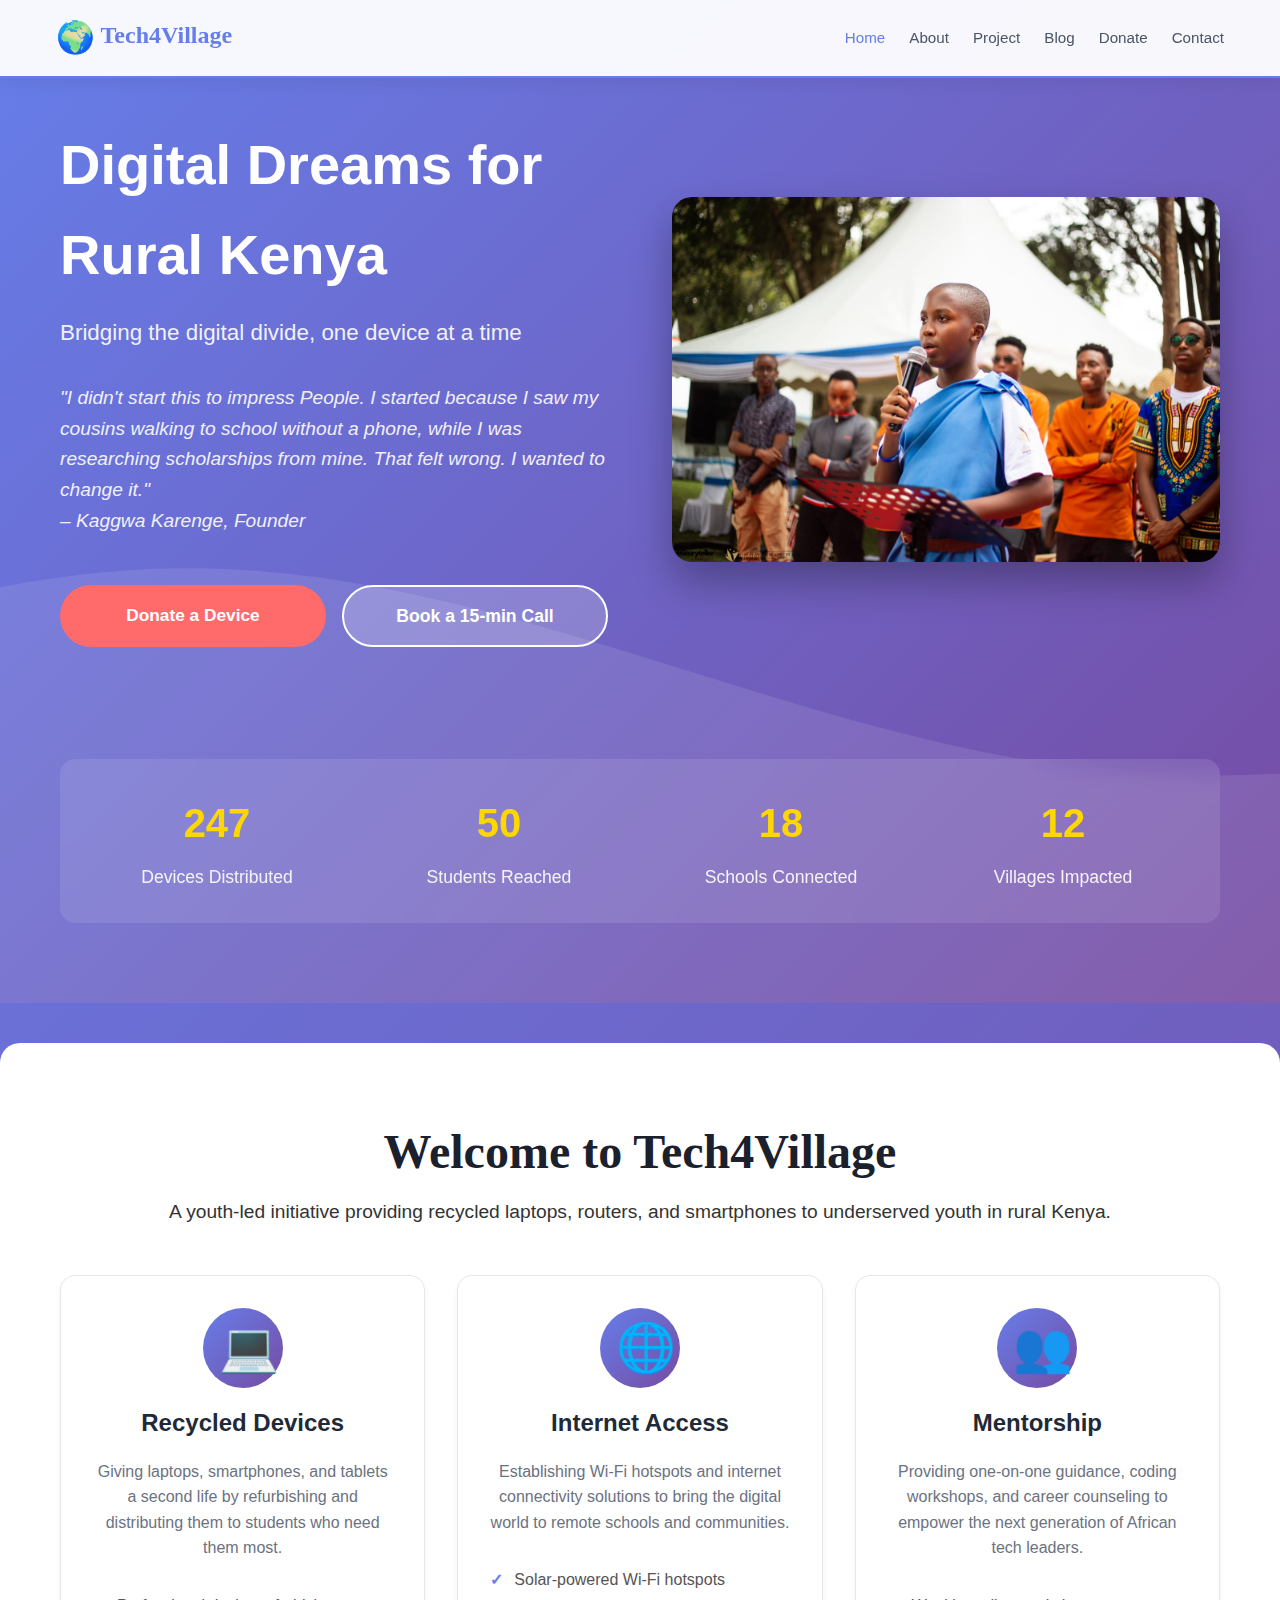
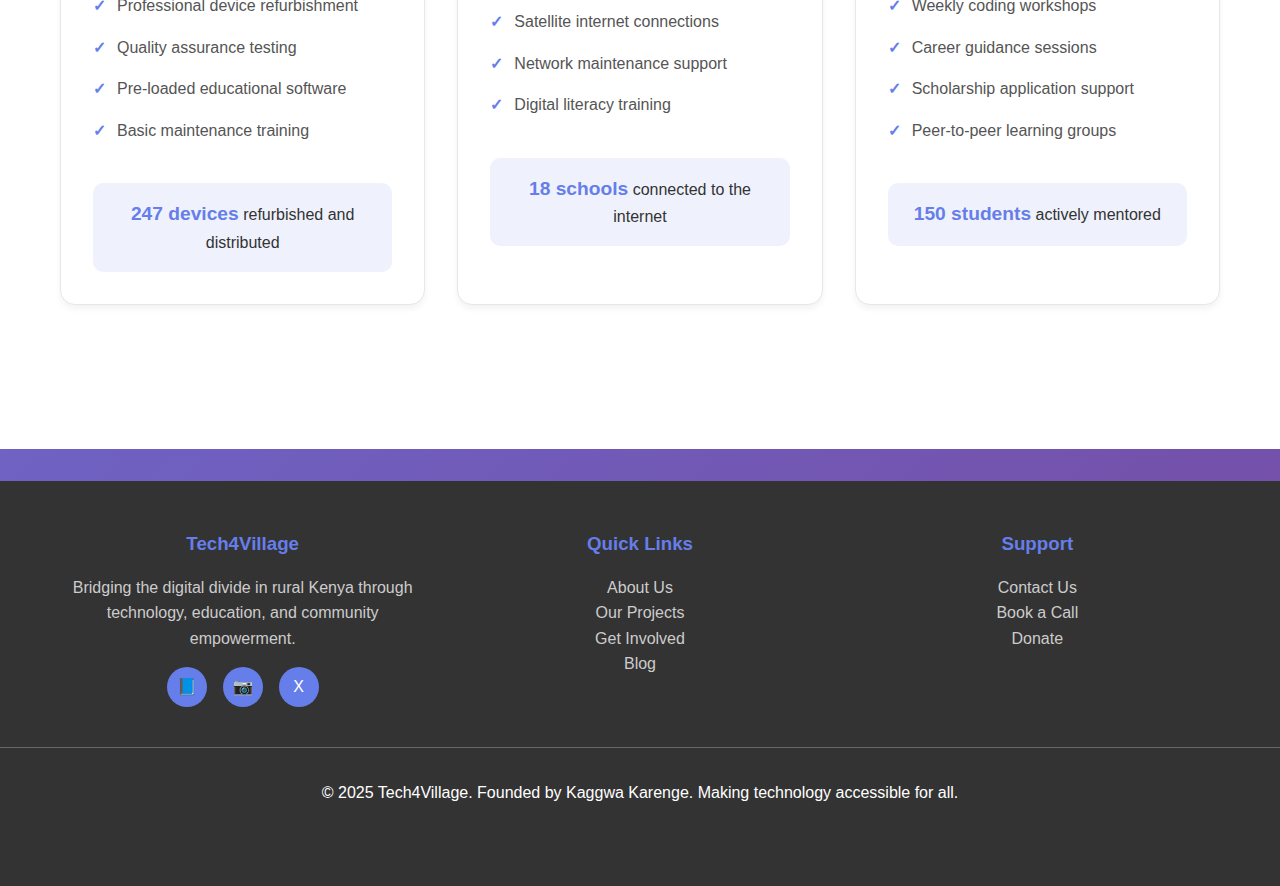
<file: index.html>
<!DOCTYPE html>
<html lang="en">
<head>
  <meta charset="UTF-8">
  <meta name="viewport" content="width=device-width,initial-scale=1.0">
  <link rel="stylesheet" href="css/styles.css">
  <script src="js/script.js" defer></script>
  <title>Tech4Village – Home</title>
  <link rel="icon" type="image/png" href="favicon.png">
</head>
<body>
  <!-- Navigation -->
  <nav>
    <div class="container nav-container">
      <a href="index.html" class="logo"><span style="font-size:1.3em;vertical-align:middle;">🌍</span> Tech4Village</a>
      <ul class="nav-links" id="navLinks">
        <li><a href="index.html" class="active">Home</a></li>
        <li><a href="about.html">About</a></li>
        <li><a href="project.html">Project</a></li>
        <li><a href="blog.html">Blog</a></li>
        <li><a href="donate.html">Donate</a></li>
        <li><a href="contact.html">Contact</a></li>
      </ul>
      <div class="mobile-menu" id="mobileMenuBtn">☰</div>
    </div>
  </nav>

  <!-- Hero Section -->
  <section class="hero">
    <div class="container">
      <div class="hero-container">
        <div class="hero-content">
          <h1>Digital Dreams for Rural Kenya</h1>
          <p class="hero-subtitle">Bridging the digital divide, one device at a time</p>
          <blockquote class="hero-quote">
            "I didn't start this to impress People. I started because I saw my cousins walking to school without a phone, while I was researching scholarships from mine. That felt wrong. I wanted to change it."  
            <br>– Kaggwa Karenge, Founder
          </blockquote>
          <div class="cta-buttons">
            <a href="involved.html" class="btn btn-primary">Donate a Device</a>
            <a href="javascript:void(0)" id="bookCallBtn" class="btn btn-secondary">Book a 15‑min Call</a>
          </div>
        </div>
        <div class="hero-image">
          <img src="images/hero.jpeg" alt="Kaggwa addressing peers in rural Kenya">
        </div>
        <div class="impact-counter">
          <div class="counter-grid">
            <div class="counter-item">
              <h3 id="devices-counter">247</h3>
              <p>Devices Distributed</p>
            </div>
            <div class="counter-item">
              <h3 id="students-counter">50</h3>
              <p>Students Reached</p>
            </div>
            <div class="counter-item">
              <h3 id="schools-counter">18</h3>
              <p>Schools Connected</p>
            </div>
            <div class="counter-item">
              <h3 id="villages-counter">12</h3>
              <p>Villages Impacted</p>
            </div>
          </div>
        </div>
      </div>
    </div>
  </section>

  <!-- Main Content -->
  <div class="main-content">
    <div class="container">
      <section class="section">
        <h2>Welcome to Tech4Village</h2>
        <div class="section-content">
          <p style="text-align:center;font-size:1.2rem;margin-bottom:2rem;">
            A youth‑led initiative providing recycled laptops, routers, and smartphones to underserved youth in rural Kenya.
          </p>
          <div class="project-grid">
            <div class="project-card">
              <div class="project-icon">💻</div>
              <h3>Recycled Devices</h3>
              <p>Giving laptops, smartphones, and tablets a second life by refurbishing and distributing them to students who need them most.</p>
              <ul class="project-features">
                <li>Professional device refurbishment</li>
                <li>Quality assurance testing</li>
                <li>Pre‑loaded educational software</li>
                <li>Basic maintenance training</li>
              </ul>
              <div class="project-stats">
                <strong>247 devices</strong> refurbished and distributed
              </div>
            </div>
            <div class="project-card">
              <div class="project-icon">🌐</div>
              <h3>Internet Access</h3>
              <p>Establishing Wi‑Fi hotspots and internet connectivity solutions to bring the digital world to remote schools and communities.</p>
              <ul class="project-features">
                <li>Solar‑powered Wi‑Fi hotspots</li>
                <li>Satellite internet connections</li>
                <li>Network maintenance support</li>
                <li>Digital literacy training</li>
              </ul>
              <div class="project-stats">
                <strong>18 schools</strong> connected to the internet
              </div>
            </div>
            <div class="project-card">
              <div class="project-icon">👥</div>
              <h3>Mentorship</h3>
              <p>Providing one‑on‑one guidance, coding workshops, and career counseling to empower the next generation of African tech leaders.</p>
              <ul class="project-features">
                <li>Weekly coding workshops</li>
                <li>Career guidance sessions</li>
                <li>Scholarship application support</li>
                <li>Peer‑to‑peer learning groups</li>
              </ul>
              <div class="project-stats">
                <strong>150 students</strong> actively mentored
              </div>
            </div>
          </div>
        </div>
      </section>
    </div>
  </div>

  <!-- Footer -->
  <footer>
    <div class="container footer-content">
      <div class="footer-section">
        <h3>Tech4Village</h3>
        <p>Bridging the digital divide in rural Kenya through technology, education, and community empowerment.</p>
        <div class="social-links">
          <a href="#" title="Facebook">📘</a>
          <a href="#" title="Instagram">📷</a>
          <a href="#" title="X">X</a>
        </div>
      </div>
      <div class="footer-section">
        <h3>Quick Links</h3>
        <p><a href="about.html">About Us</a></p>
        <p><a href="project.html">Our Projects</a></p>
        <p><a href="involved.html">Get Involved</a></p>
        <p><a href="blog.html">Blog</a></p>
      </div>
      <div class="footer-section">
        <h3>Support</h3>
        <p><a href="contact.html">Contact Us</a></p>
        <p><a href="javascript:void(0)" onclick="bookCall()">Book a Call</a></p>
        <p><a href="javascript:void(0)" onclick="showDonationOptions()">Donate</a></p>
      </div>
    </div>
    <div style="border-top:1px solid #666;padding:2rem 0;text-align:center;">
      <p>&copy; 2025 Tech4Village. Founded by Kaggwa Karenge. Making technology accessible for all.</p>
    </div>
  </footer>
</body>
</html>
</file>
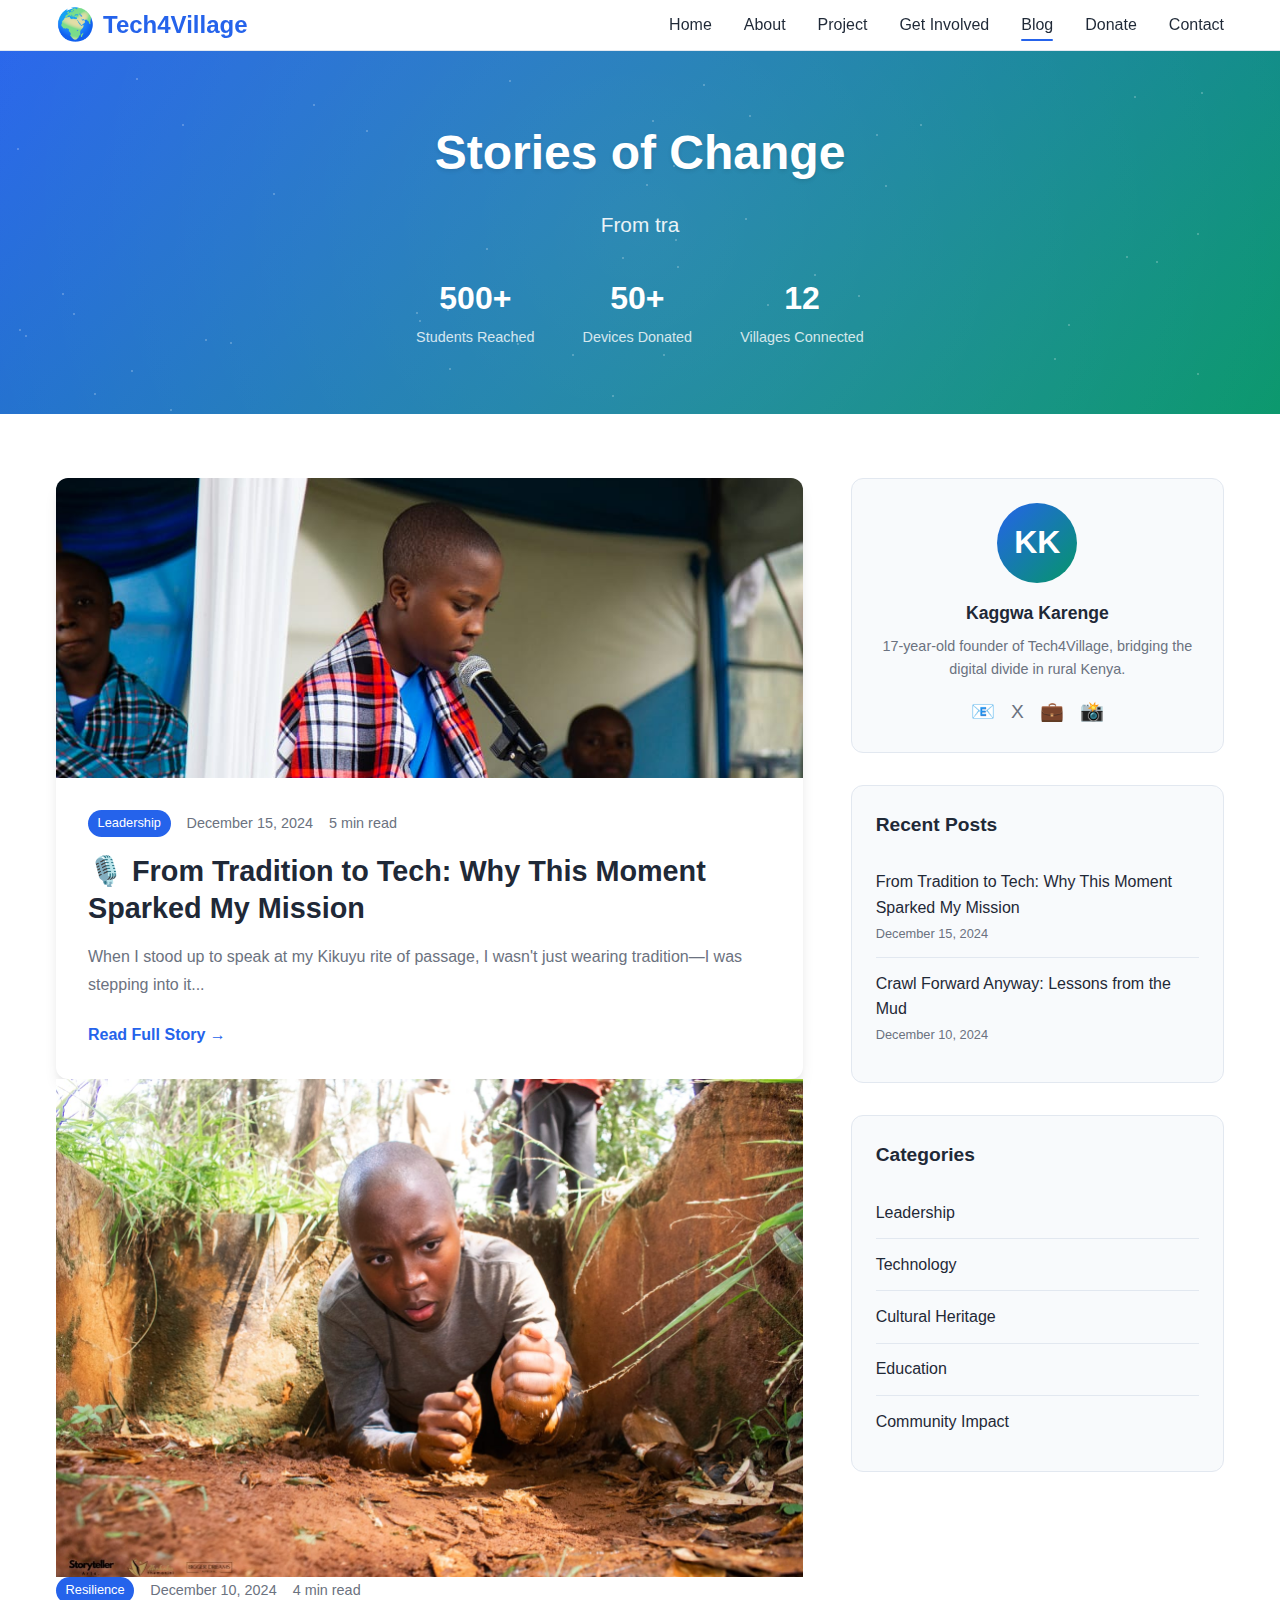
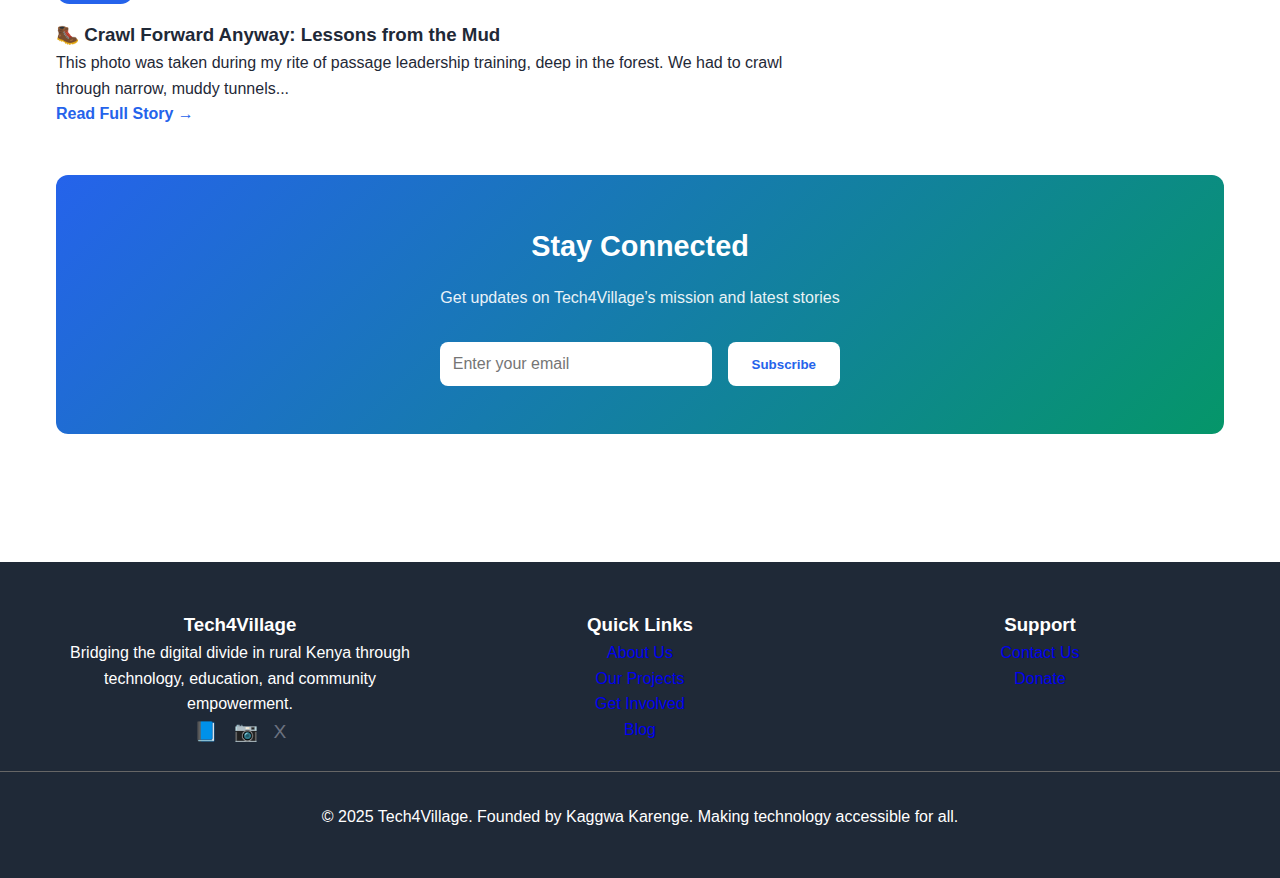
<file: blog.html>
<!DOCTYPE html>
<html lang="en">
<head>
  <meta charset="UTF-8">
  <meta name="viewport" content="width=device-width, initial-scale=1.0">
  <title>Blog — Tech4Village</title>
  <link rel="icon" type="image/png" href="favicon.png">
  <style>
    /* ─── Reset & Base ─── */
    * { margin:0; padding:0; box-sizing:border-box; }
    :root {
      --primary-color: #2563eb;
      --primary-hover: #1d4ed8;
      --accent-color: #059669;
      --text-primary: #1f2937;
      --text-secondary: #6b7280;
      --background: #ffffff;
      --surface: #f8fafc;
      --border: #e2e8f0;
      --shadow: 0 4px 6px -1px rgba(0,0,0,0.1),0 2px 4px -1px rgba(0,0,0,0.06);
      --shadow-lg: 0 10px 15px -3px rgba(0,0,0,0.1),0 4px 6px -2px rgba(0,0,0,0.05);
      --border-radius: 12px;
      --transition: all .3s cubic-bezier(.4,0,.2,1);
    }
    body {
      font-family: -apple-system,BlinkMacSystemFont,'Segoe UI',Roboto,sans-serif;
      line-height:1.6;
      color:var(--text-primary);
      background:var(--background);
    }
    a { text-decoration:none; }
    img { display:block; max-width:100%; }

    /* ─── Navigation ─── */
    nav {
      position:sticky; top:0; width:100%; z-index:100;
      background:rgba(255,255,255,0.95); backdrop-filter:blur(10px);
      border-bottom:1px solid var(--border);
    }
    .nav-container {
      max-width:1200px; margin:0 auto; padding:0 1rem;
      display:flex; align-items:center; justify-content:space-between;
    }
    .logo {
      font-size:1.5rem; font-weight:700; color:var(--primary-color);
      display:flex; align-items:center; gap:.5rem;
    }
    .nav-menu {
      display:flex; list-style:none; gap:2rem;
    }
    .nav-menu.active { display:flex; flex-direction:column; padding:1rem; border-top:1px solid var(--border); background:var(--background); }
    .nav-menu a {
      color:var(--text-primary); font-weight:500;
      position:relative; transition:var(--transition);
    }
    .nav-menu a:hover { color:var(--primary-color); }
    .nav-menu a.active::after {
      content:''; position:absolute; bottom:-.5rem; left:0; right:0;
      height:2px; background:var(--primary-color); border-radius:1px;
    }
    .mobile-menu-toggle {
      display:none; background:none; border:none;
      font-size:1.5rem; cursor:pointer; color:var(--text-primary);
    }

    /* ─── Hero ─── */
    .hero {
      background:linear-gradient(135deg,var(--primary-color),var(--accent-color));
      color:white; padding:4rem 0; text-align:center; position:relative; overflow:hidden;
    }
    .hero::before {
      content:''; position:absolute; top:-50%; left:-50%; width:200%; height:200%;
      background:radial-gradient(circle,rgba(255,255,255,0.1) 0%,transparent 70%);
      animation:pulse 6s ease-in-out infinite;
    }
    @keyframes pulse {
      0%,100%{transform:scale(1) rotate(0deg);opacity:.3}
      50%{transform:scale(1.1) rotate(180deg);opacity:.1}
    }
    .hero-content {
      max-width:800px; margin:0 auto; padding:0 1rem; position:relative; z-index:1;
    }
    .hero h1 { font-size:3rem; font-weight:700; margin-bottom:1rem; text-shadow:0 2px 4px rgba(0,0,0,0.1); }
    .hero p { font-size:1.3rem; opacity:.9; margin-bottom:2rem; }
    .hero-stats { display:flex; justify-content:center; gap:3rem; margin-top:2rem; }
    .stat { text-align:center; }
    .stat-number { font-size:2rem; font-weight:700; display:block; }
    .stat-label { font-size:.9rem; opacity:.8; }

    /* ─── Main Content ─── */
    .main-content {
      max-width:1200px; margin:0 auto; padding:4rem 1rem;
    }
    .blog-grid {
      display:grid; grid-template-columns:2fr 1fr; gap:3rem;
      margin-bottom:3rem;
    }

    /* Featured Post */
    .featured-post {
      background:var(--background); border-radius:var(--border-radius);
      overflow:hidden; box-shadow:var(--shadow-lg);
      transition:var(--transition);
    }
    .featured-post:hover {
      transform:translateY(-5px);
      box-shadow:0 20px 25px -5px rgba(0,0,0,0.1),0 10px 10px -5px rgba(0,0,0,0.04);
    }
    .featured-image {
      width:100%; height:300px; object-fit:cover;
      transition:var(--transition);
    }
    .featured-post:hover .featured-image {
      transform:scale(1.05);
    }
    .featured-content { padding:2rem; }
    .post-meta {
      display:flex; align-items:center; gap:1rem;
      margin-bottom:1rem; font-size:.9rem; color:var(--text-secondary);
    }
    .post-tag {
      background:var(--primary-color); color:white;
      padding:.2rem .6rem; border-radius:20px;
      font-size:.8rem; font-weight:500;
    }
    .post-title {
      font-size:1.8rem; font-weight:700; margin-bottom:1rem;
      color:var(--text-primary); line-height:1.3;
    }
    .post-excerpt {
      color:var(--text-secondary); margin-bottom:1.5rem; line-height:1.7;
    }
    .read-more {
      color:var(--primary-color); font-weight:600;
      display:inline-flex; align-items:center; gap:.5rem;
      transition:var(--transition);
    }
    .read-more:hover {
      color:var(--primary-hover); gap:.8rem;
    }

    /* Sidebar */
    .sidebar { display:flex; flex-direction:column; gap:2rem; }
    .sidebar-section {
      background:var(--surface);
      border-radius:var(--border-radius);
      padding:1.5rem;
      border:1px solid var(--border);
    }
    .sidebar-section h3 { margin-bottom:1rem; color:var(--text-primary); font-size:1.2rem; }
    .recent-posts, .recent-posts li, .recent-posts a { list-style:none; }
    .recent-posts li {
      padding:.8rem 0; border-bottom:1px solid var(--border);
    }
    .recent-posts li:last-child { border-bottom:none; }
    .recent-posts a {
      color:var(--text-primary); font-weight:500; transition:var(--transition);
    }
    .recent-posts a:hover { color:var(--primary-color); }
    .post-date {
      font-size:.8rem; color:var(--text-secondary);
      margin-top:.2rem;
    }
    .author-card { text-align:center; }
    .author-avatar {
      width:80px; height:80px; border-radius:50%;
      margin:0 auto 1rem;
      background:linear-gradient(135deg,var(--primary-color),var(--accent-color));
      display:flex; align-items:center; justify-content:center;
      font-size:2rem; color:white; font-weight:700;
    }
    .author-name { font-size:1.1rem; font-weight:600; margin-bottom:.5rem; }
    .author-bio { color:var(--text-secondary); font-size:.9rem; margin-bottom:1rem; }
    .social-links { display:flex; justify-content:center; gap:1rem; }
    .social-links a {
      color:var(--text-secondary); font-size:1.2rem;
      transition:var(--transition);
    }
    .social-links a:hover { color:var(--primary-color); }

    /* Newsletter */
    .newsletter {
      background:linear-gradient(135deg,var(--primary-color),var(--accent-color));
      color:white; padding:3rem 2rem; border-radius:var(--border-radius);
      text-align:center; margin-top:3rem;
    }
    .newsletter h3 { font-size:1.8rem; margin-bottom:1rem; }
    .newsletter p { opacity:.9; margin-bottom:2rem; }
    .newsletter-form {
      display:flex; gap:1rem; max-width:400px; margin:0 auto;
    }
    .newsletter-input {
      flex:1; padding:.8rem; border:none; border-radius:8px;
      font-size:1rem;
    }
    .newsletter-btn {
      padding:.8rem 1.5rem; background:white; color:var(--primary-color);
      border:none; border-radius:8px; font-weight:600; cursor:pointer;
      transition:var(--transition);
    }
    .newsletter-btn:hover { background:var(--surface); }

    /* Footer */
    footer {
      background:var(--text-primary); color:white;
      padding:3rem 0 1rem; text-align:center; margin-top:4rem;
    }
    .footer-content {
      max-width:1200px; margin:0 auto; padding:0 1rem;
    }

    /* Full Post Modal */
    .modal {
      display:none; position:fixed; top:0; left:0; width:100%; height:100%;
      background:rgba(0,0,0,0.8); z-index:1000; overflow-y:auto;
    }
    .modal-content {
      background:white; margin:2rem auto; padding:2rem;
      max-width:800px; border-radius:12px; position:relative;
    }

    /* ─── Responsive ─── */
    @media (max-width: 768px) {
      .mobile-menu-toggle { display:block; }
      .nav-menu { display:none; }
      .hero-content h1 { font-size:2rem; }
      .hero p { font-size:1.1rem; }
      .hero-stats { flex-direction:column; gap:1rem; }
      .blog-grid { display:block; }
      .newsletter-form { flex-direction:column; }
      .newsletter-input, .newsletter-btn { width:100%; }
    }
    @media (max-width: 480px) {
      .main-content { padding:2rem .5rem; }
      .hero { padding:2rem 0; }
      .newsletter { padding:2rem 1rem; }
    }
  </style>
</head>
<body>

  <!-- Navigation -->
  <nav>
    <div class="nav-container">
      <a href="index.html" class="logo"><span style="font-size:1.3em;vertical-align:middle;">🌍</span> Tech4Village</a>
      <ul class="nav-menu" id="navMenu">
        <li><a href="index.html">Home</a></li>
        <li><a href="about.html">About</a></li>
        <li><a href="project.html">Project</a></li>
        <li><a href="involved.html">Get Involved</a></li>
        <li><a href="blog.html" class="active">Blog</a></li>
        <li><a href="donate.html">Donate</a></li>
        <li><a href="contact.html">Contact</a></li>
      </ul>
      <button class="mobile-menu-toggle" id="mobileMenuToggle">☰</button>
    </div>
  </nav>

  <!-- Hero -->
  <div class="hero">
    <div class="hero-content">
      <h1>Stories of Change</h1>
      <p>From tradition to technology, discover the journey of bridging the digital divide in rural communities</p>
      <div class="hero-stats">
        <div class="stat">
          <span class="stat-number">500+</span>
          <span class="stat-label">Students Reached</span>
        </div>
        <div class="stat">
          <span class="stat-number">50+</span>
          <span class="stat-label">Devices Donated</span>
        </div>
        <div class="stat">
          <span class="stat-number">12</span>
          <span class="stat-label">Villages Connected</span>
        </div>
      </div>
    </div>
  </div>

  <!-- Main Content -->
  <div class="main-content">
    <div class="blog-grid">
      <main>
        <!-- Featured Post -->
        <article class="featured-post">
          <img src="images/young-leader-speaking.jpeg" alt="Young leader speaking" class="featured-image">
          <div class="featured-content">
            <div class="post-meta">
              <span class="post-tag">Leadership</span>
              <span>December 15, 2024</span>
              <span>5 min read</span>
            </div>
            <h2 class="post-title">🎙️ From Tradition to Tech: Why This Moment Sparked My Mission</h2>
            <p class="post-excerpt">
              When I stood up to speak at my Kikuyu rite of passage, I wasn't just wearing tradition—I was stepping into it...
            </p>
            <a href="#" class="read-more" onclick="openFullPost('tradition-to-tech')">Read Full Story →</a>
          </div>
        </article>

        <!-- Secondary Post -->
        <article class="blog-post">
          <img src="images/crawling-through-the-mud.jpeg" alt="Crawling through mud" class="blog-post-image">
          <div class="blog-post-content">
            <div class="post-meta">
              <span class="post-tag">Resilience</span>
              <span>December 10, 2024</span>
              <span>4 min read</span>
            </div>
            <h3 class="blog-post-title">🥾 Crawl Forward Anyway: Lessons from the Mud</h3>
            <p class="blog-post-excerpt">
              This photo was taken during my rite of passage leadership training, deep in the forest. We had to crawl through narrow, muddy tunnels...
            </p>
            <a href="#" class="read-more" onclick="openFullPost('crawl-forward')">Read Full Story →</a>
          </div>
        </article>
      </main>

      <!-- Sidebar -->
      <aside class="sidebar">
        <div class="sidebar-section author-card">
          <div class="author-avatar">KK</div>
          <div class="author-name">Kaggwa Karenge</div>
          <div class="author-bio">
            17‑year‑old founder of Tech4Village, bridging the digital divide in rural Kenya.
          </div>
          <div class="social-links">
            <a href="#" title="Email">📧</a>
            <a href="#" title="Twitter">X</a>
            <a href="#" title="LinkedIn">💼</a>
            <a href="#" title="Instagram">📸</a>
          </div>
        </div>

        <div class="sidebar-section">
          <h3>Recent Posts</h3>
          <ul class="recent-posts">
            <li>
              <a href="#" onclick="openFullPost('tradition-to-tech')">
                From Tradition to Tech: Why This Moment Sparked My Mission
              </a>
              <div class="post-date">December 15, 2024</div>
            </li>
            <li>
              <a href="#" onclick="openFullPost('crawl-forward')">
                Crawl Forward Anyway: Lessons from the Mud
              </a>
              <div class="post-date">December 10, 2024</div>
            </li>
          </ul>
        </div>

        <div class="sidebar-section">
          <h3>Categories</h3>
          <ul class="recent-posts">
            <li><a href="#">Leadership</a></li>
            <li><a href="#">Technology</a></li>
            <li><a href="#">Cultural Heritage</a></li>
            <li><a href="#">Education</a></li>
            <li><a href="#">Community Impact</a></li>
          </ul>
        </div>
      </aside>
    </div>

    <!-- Newsletter -->
    <div class="newsletter">
      <h3>Stay Connected</h3>
      <p>Get updates on Tech4Village’s mission and latest stories</p>
      <form class="newsletter-form" onsubmit="subscribeNewsletter(event)">
        <input type="email" placeholder="Enter your email" class="newsletter-input" required>
        <button type="submit" class="newsletter-btn">Subscribe</button>
      </form>
    </div>
  </div>

  <!-- Footer -->
  <footer>
    <div class="footer-content">
      <div class="footer-section">
        <h3>Tech4Village</h3>
        <p>Bridging the digital divide in rural Kenya through technology, education, and community empowerment.</p>
        <div class="social-links">
          <a href="#" aria-label="Facebook">📘</a>
          <a href="#" aria-label="Instagram">📷</a>
          <a href="#" aria-label="X">X</a>
        </div>
      </div>
      <div class="footer-section">
        <h3>Quick Links</h3>
        <p><a href="about.html">About Us</a></p>
        <p><a href="project.html">Our Projects</a></p>
        <p><a href="involved.html">Get Involved</a></p>
        <p><a href="blog.html">Blog</a></p>
      </div>
      <div class="footer-section">
        <h3>Support</h3>
        <p><a href="contact.html">Contact Us</a></p>
        <p><a href="donate.html">Donate</a></p>
      </div>
    </div>
    <div style="border-top:1px solid #666;padding:2rem 0;text-align:center;">
      <p>&copy; 2025 Tech4Village. Founded by Kaggwa Karenge. Making technology accessible for all.</p>
    </div>
  </footer>
  <style>
    .footer-content {
      display: flex;
      flex-wrap: wrap;
      gap: 2rem;
    }
    .footer-section {
      flex: 1 1 200px;
      min-width: 180px;
      margin-bottom: 1.5rem;
    }
    @media (max-width: 700px) {
      .footer-content {
        display: grid;
        grid-template-columns: 1fr 1fr;
        gap: 1.2rem;
      }
      .footer-section {
        min-width: 0;
        margin-bottom: 1.2rem;
      }
      .footer-section:first-child {
        grid-column: 1 / -1;
      }
    }
  </style>

  <!-- Full Post Modal -->
  <div id="fullPostModal" class="modal" aria-hidden="true">
    <div class="modal-content">
      <button onclick="closeFullPost()" style="position:absolute; top:1rem; right:1rem; background:none; border:none; font-size:1.5rem; cursor:pointer;">&times;</button>
      <div id="fullPostContent"></div>
    </div>
  </div>

  <script>
    // ─── Mobile Menu Toggle ───
    const mobileToggle = document.getElementById('mobileMenuToggle');
    const navMenu      = document.getElementById('navMenu');
    mobileToggle.addEventListener('click', () => {
      navMenu.classList.toggle('active');
    });

    // ─── Newsletter Subscription ───
    function subscribeNewsletter(e) {
      e.preventDefault();
      const email = e.target.querySelector('.newsletter-input').value;
      alert(`Thank you for subscribing with ${email}!`);
      e.target.reset();
    }

    // ─── Full-Post Modal Data ───
    const fullPosts = {
      'tradition-to-tech': {
        content: `
          <h1>🎙️ From Tradition to Tech: Why This Moment Sparked My Mission</h1>
          <div style="margin:1rem 0; color:#6b7280; font-size:0.9rem;">
            December 15, 2024 • 5 min read • Leadership
          </div>
          <p>When I stood up to speak at my Kikuyu rite of passage, I wasn't just wearing tradition—I was stepping into it.</p>
          <p>At 14, I was chosen to lead my ríka (age group)…</p>
          <ul style="margin:1rem 0; padding-left:2rem;">
            <li>💻 No laptops.</li>
            <li>📶 No Wi‑Fi.</li>
            <li>📱 No smartphones.</li>
          </ul>
          <p>Now, at 17, I'm leading Tech4Village to collect and distribute refurbished devices…</p>
          <p><strong>And I'm just getting started.</strong></p>
          <hr style="margin:2rem 0; border:none; border-top:1px solid #e2e8f0;">
          <p><em>— Kaggwa Karenge<br>Founder – Tech4Village<br>📧 tech4village@gmail.com<br>💸 Donate: CashApp $karenge | M‑Pesa 0722961906</em></p>
        `
      },
      'crawl-forward': {
        content: `
          <h1>🥾 Crawl Forward Anyway: Lessons from the Mud</h1>
          <div style="margin:1rem 0; color:#6b7280; font-size:0.9rem;">
            December 10, 2024 • 4 min read • Resilience
          </div>
          <p>This photo was taken during my rite of passage leadership training deep in the forest. We had to crawl through narrow, muddy tunnels with no light…</p>
          <p>We started at dawn, the forest floor damp from last night’s rain. My heart pounded as I pressed my body flat…</p>
          <ul style="margin:1rem 0; padding-left:2rem;">
            <li>Resilience: persistence is your greatest tool.</li>
            <li>Trust: guiding each other through every turn.</li>
            <li>Focus: distractions vanish when you live each moment.</li>
          </ul>
          <p>That same determination fuels Tech4Village. When resources are scarce, we crawl forward anyway—finding solutions one step at a time.</p>
          <p><strong>Because progress often looks messy—but it starts with a single crawl.</strong></p>
          <hr style="margin:2rem 0; border:none; border-top:1px solid #e2e8f0;">
          <p><em>— Kaggwa Karenge<br>Founder – Tech4Village<br>📧 tech4village@gmail.com<br>💸 Donate: CashApp $karenge | M‑Pesa 0722961906</em></p>
        `
      }
    };

    // ─── Open & Close Modal ───
    function openFullPost(key) {
      const modal = document.getElementById('fullPostModal');
      document.getElementById('fullPostContent').innerHTML = fullPosts[key].content;
      modal.style.display = 'block';
      modal.setAttribute('aria-hidden', 'false');
    }
    function closeFullPost() {
      const modal = document.getElementById('fullPostModal');
      modal.style.display = 'none';
      modal.setAttribute('aria-hidden', 'true');
    }

    // ─── Counter Animation ───
    window.addEventListener('load', () => {
      document.querySelectorAll('[id$="-counter"]').forEach(el => {
        const target = +el.textContent;
        el.textContent = '0';
        let count = 0;
        const step = Math.ceil(target / 100);
        const timer = setInterval(() => {
          count += step;
          if (count >= target) {
            el.textContent = target;
            clearInterval(timer);
          } else {
            el.textContent = count;
          }
        }, 20);
      });
    });

    // ─── Smooth Scroll ───
    document.querySelectorAll('a[href^="#"]').forEach(anchor => {
      anchor.addEventListener('click', function(e) {
        e.preventDefault();
        const target = document.querySelector(this.getAttribute('href'));
        if (target) target.scrollIntoView({ behavior:'smooth' });
      });
    });

    // ─── Scroll Effect on Nav ───
    window.addEventListener('scroll', () => {
      const nav = document.querySelector('nav');
      if (window.scrollY > 50) {
        nav.style.background     = 'rgba(255,255,255,0.98)';
        nav.style.backdropFilter = 'blur(20px)';
      } else {
        nav.style.background     = 'rgba(255,255,255,0.95)';
        nav.style.backdropFilter = 'blur(10px)';
      }
    });

    // ─── IntersectionObserver Animations ───
    const observer = new IntersectionObserver((entries, obs) => {
      entries.forEach(entry => {
        if (entry.isIntersecting) {
          entry.target.style.animation = 'fadeInUp .8s ease-out forwards';
          obs.unobserve(entry.target);
        }
      });
    }, { threshold: 0.1, rootMargin: '0px 0px -50px 0px' });
    document.querySelectorAll('.featured-post, .blog-post, .sidebar-section, .newsletter').forEach(el => observer.observe(el));

    // ─── Typing Effect for Hero Quote (if needed) ───
    function typeWriter(el, txt, speed = 30) {
      let i = 0;
      el.textContent = '';
      (function type() {
        if (i < txt.length) {
          el.textContent += txt[i++];
          setTimeout(type, speed);
        }
      })();
    }
    window.addEventListener('load', () => {
      const quoteEl = document.querySelector('.hero p');
      if (quoteEl) {
        const original = quoteEl.textContent;
        setTimeout(() => typeWriter(quoteEl, original), 500);
      }
    });

    // ─── Floating Particles in Hero ───
    function createParticles() {
      const hero = document.querySelector('.hero');
      if (!hero) return;
      const style = document.createElement('style');
      style.textContent = `
        @keyframes float {
          0%,100% { transform: translateY(0); }
          50% { transform: translateY(-20px); }
        }
      `;
      document.head.appendChild(style);
      for (let i = 0; i < 50; i++) {
        const p = document.createElement('div');
        Object.assign(p.style, {
          position:'absolute', width:'2px', height:'2px',
          background:'rgba(255,255,255,0.3)', borderRadius:'50%',
          left:`${Math.random()*100}%`, top:`${Math.random()*100}%`,
          animation:`float ${3+Math.random()*4}s ease-in-out infinite`,
          animationDelay:`${Math.random()*2}s`
        });
        hero.appendChild(p);
      }
    }
    window.addEventListener('load', createParticles);
  </script>
</body>
</html>
</file>
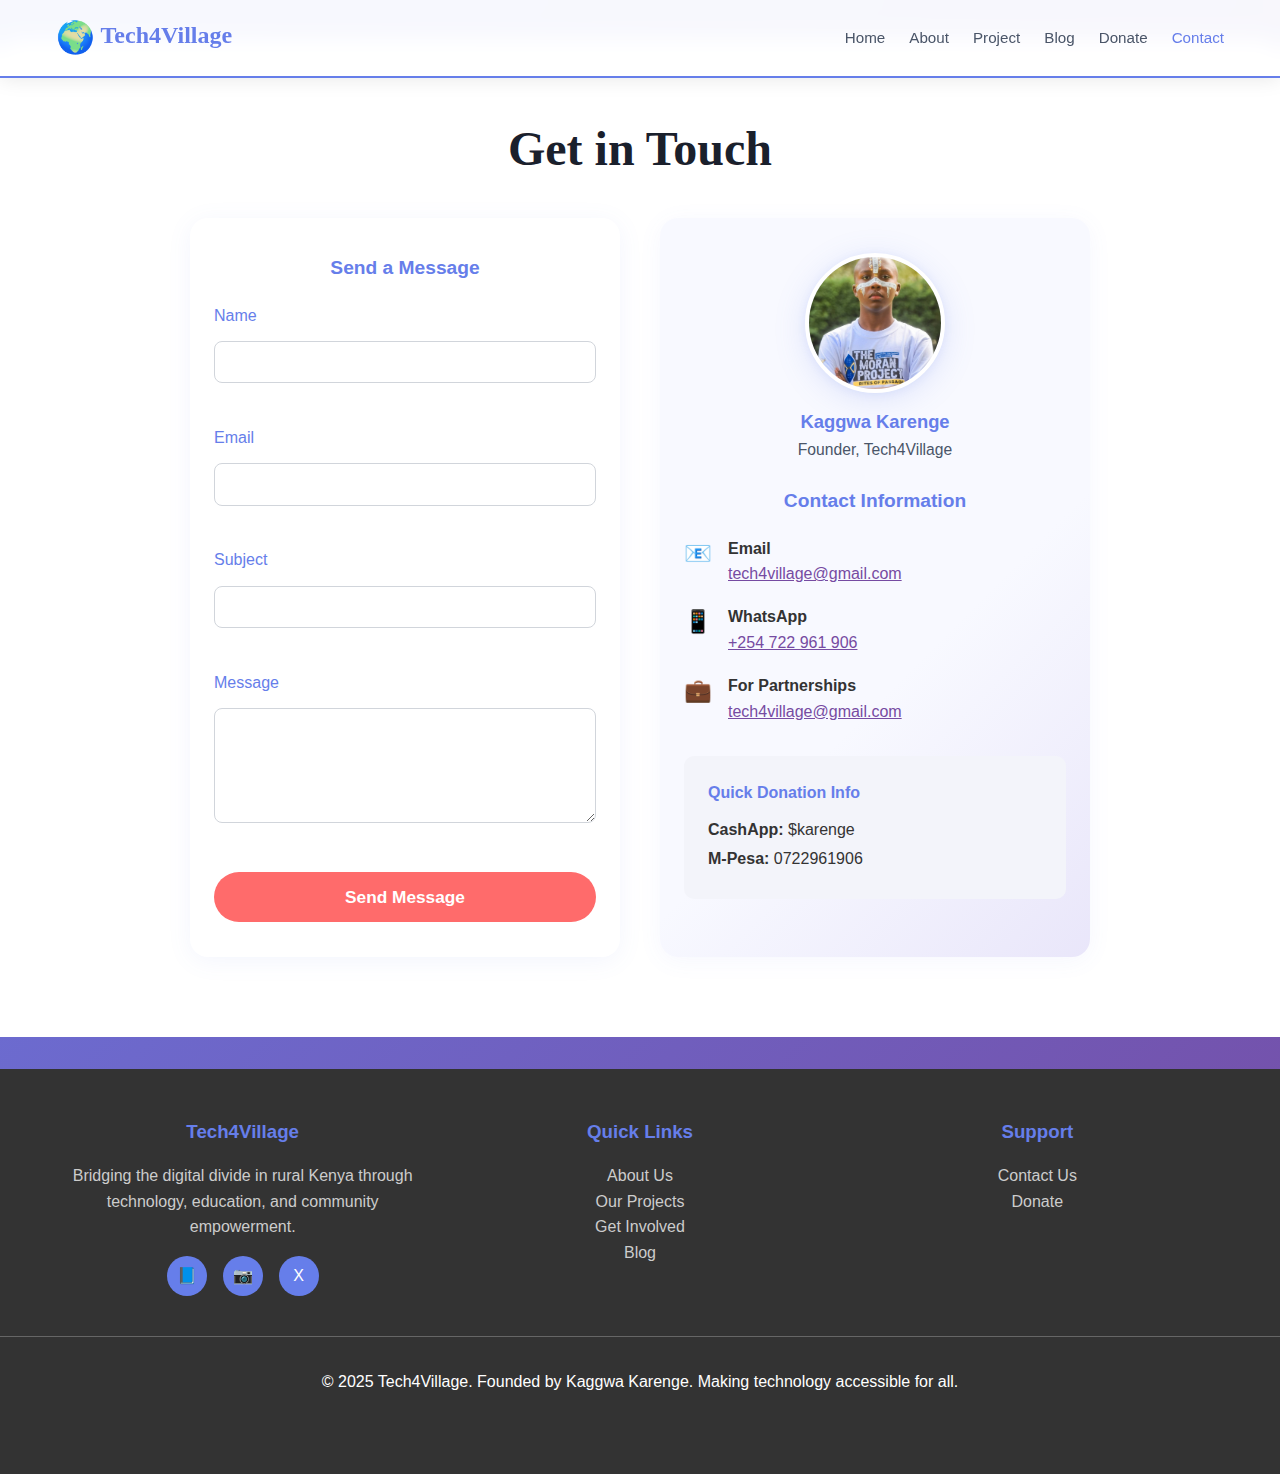
<file: contact.html>
<!DOCTYPE html>
<html lang="en">
<head>
  <meta charset="UTF-8">
  <meta name="viewport" content="width=device-width,initial-scale=1.0">
  <title>Contact — Tech4Village</title>
  <link rel="icon" type="image/png" href="favicon.png">
  <link rel="stylesheet" href="css/styles.css">
  <script src="js/script.js" defer></script>

</head>
<body>
  <!-- Navigation -->
  <nav>
    <div class="container nav-container">
      <a href="index.html" class="logo"><span style="font-size:1.3em;vertical-align:middle;">🌍</span> Tech4Village</a>
      <ul class="nav-links" id="navLinks">
        <li><a href="index.html">Home</a></li>
        <li><a href="about.html">About</a></li>
        <li><a href="project.html">Project</a></li>
        <li><a href="blog.html">Blog</a></li>
        <li><a href="donate.html">Donate</a></li>
        <li><a href="contact.html" class="active">Contact</a></li>
      </ul>
      <div class="mobile-menu" id="mobileMenuBtn">☰</div>
    </div>
  </nav>

  <div class="main-content">
    <div class="container">
      <section class="section" id="contact">
        <h2 style="text-align:center;margin-bottom:2.5rem;">Get in Touch</h2>
        <div class="section-content">
          <div class="contact-grid">
            <!-- Contact Form -->
            <div class="contact-form">
              <h3 style="color:#667eea;margin-bottom:1.2rem;">Send a Message</h3>
              <form action="https://formspree.io/f/xblkljqa" method="POST">
                <div class="form-group">
                  <label for="name" style="font-weight:500;color:#667eea;">Name</label>
                  <input type="text" id="name" name="name" required style="padding:0.7rem 1rem;border-radius:8px;border:1px solid #d1d5db;font-size:1rem;">
                </div>
                <div class="form-group">
                  <label for="email" style="font-weight:500;color:#667eea;">Email</label>
                  <input type="email" id="email" name="email" required style="padding:0.7rem 1rem;border-radius:8px;border:1px solid #d1d5db;font-size:1rem;">
                </div>
                <div class="form-group">
                  <label for="subject" style="font-weight:500;color:#667eea;">Subject</label>
                  <input type="text" id="subject" name="subject" required style="padding:0.7rem 1rem;border-radius:8px;border:1px solid #d1d5db;font-size:1rem;">
                </div>
                <div class="form-group">
                  <label for="message" style="font-weight:500;color:#667eea;">Message</label>
                  <textarea id="message" name="message" rows="5" required style="padding:0.7rem 1rem;border-radius:8px;border:1px solid #d1d5db;font-size:1rem;"></textarea>
                </div>
                <button type="submit" class="btn btn-primary" style="margin-top:0.5rem;">Send Message</button>
              </form>
            </div>
            <!-- Contact Info -->
            <div class="contact-info">
              <!-- Profile Section -->
              <div class="profile-section">
                <img src="images/kaggwa-potrait.jpeg" alt="Kaggwa Karenge portrait">
                <div class="profile-name">Kaggwa Karenge</div>
                <div class="profile-title">Founder, Tech4Village</div>
              </div>
              <h3 style="color:#667eea;margin-bottom:1.2rem;">Contact Information</h3>
              <div class="contact-item">
                <div class="contact-icon">📧</div>
                <div><strong>Email</strong><br><a href="mailto:tech4village@gmail.com" style="color:#764ba2;text-decoration:underline;">tech4village@gmail.com</a></div>
              </div>
              <div class="contact-item">
                <div class="contact-icon">📱</div>
                <div><strong>WhatsApp</strong><br><a href="https://wa.me/254722961906" style="color:#764ba2;text-decoration:underline;">+254 722 961 906</a></div>
              </div>
              <div class="contact-item">
                <div class="contact-icon">💼</div>
                <div><strong>For Partnerships</strong><br><a href="mailto:tech4village@gmail.com" style="color:#764ba2;text-decoration:underline;">tech4village@gmail.com</a></div>
              </div>
              <div class="donation-box">
                <h4 style="color:#667eea;margin-bottom:0.7rem;">Quick Donation Info</h4>
                <p style="margin:0.2rem 0;"><strong>CashApp:</strong> $karenge</p>
                <p style="margin:0.2rem 0;"><strong>M-Pesa:</strong> 0722961906</p>
              </div>
            </div>
          </div>
        </div>
      </section>
    </div>
  </div>

  <!-- Footer -->
  <footer>
    <div class="container footer-content">
      <div class="footer-section">
        <h3>Tech4Village</h3>
        <p>Bridging the digital divide in rural Kenya through technology, education, and community empowerment.</p>
        <div class="social-links">
          <a href="#" aria-label="Facebook">📘</a>
          <a href="#" aria-label="Instagram">📷</a>
          <a href="#" aria-label="X">X</a>
        </div>
      </div>
      <div class="footer-section">
        <h3>Quick Links</h3>
        <p><a href="about.html">About Us</a></p>
        <p><a href="project.html">Our Projects</a></p>
        <p><a href="involved.html">Get Involved</a></p>
        <p><a href="blog.html">Blog</a></p>
      </div>
      <div class="footer-section">
        <h3>Support</h3>
        <p><a href="contact.html">Contact Us</a></p>
        <p><a href="donate.html">Donate</a></p>
      </div>
    </div>
    <div style="border-top:1px solid #666;padding:2rem 0;text-align:center;">
      <p>&copy; 2025 Tech4Village. Founded by Kaggwa Karenge. Making technology accessible for all.</p>
    </div>
  </footer>
</body>
</html>
</file>
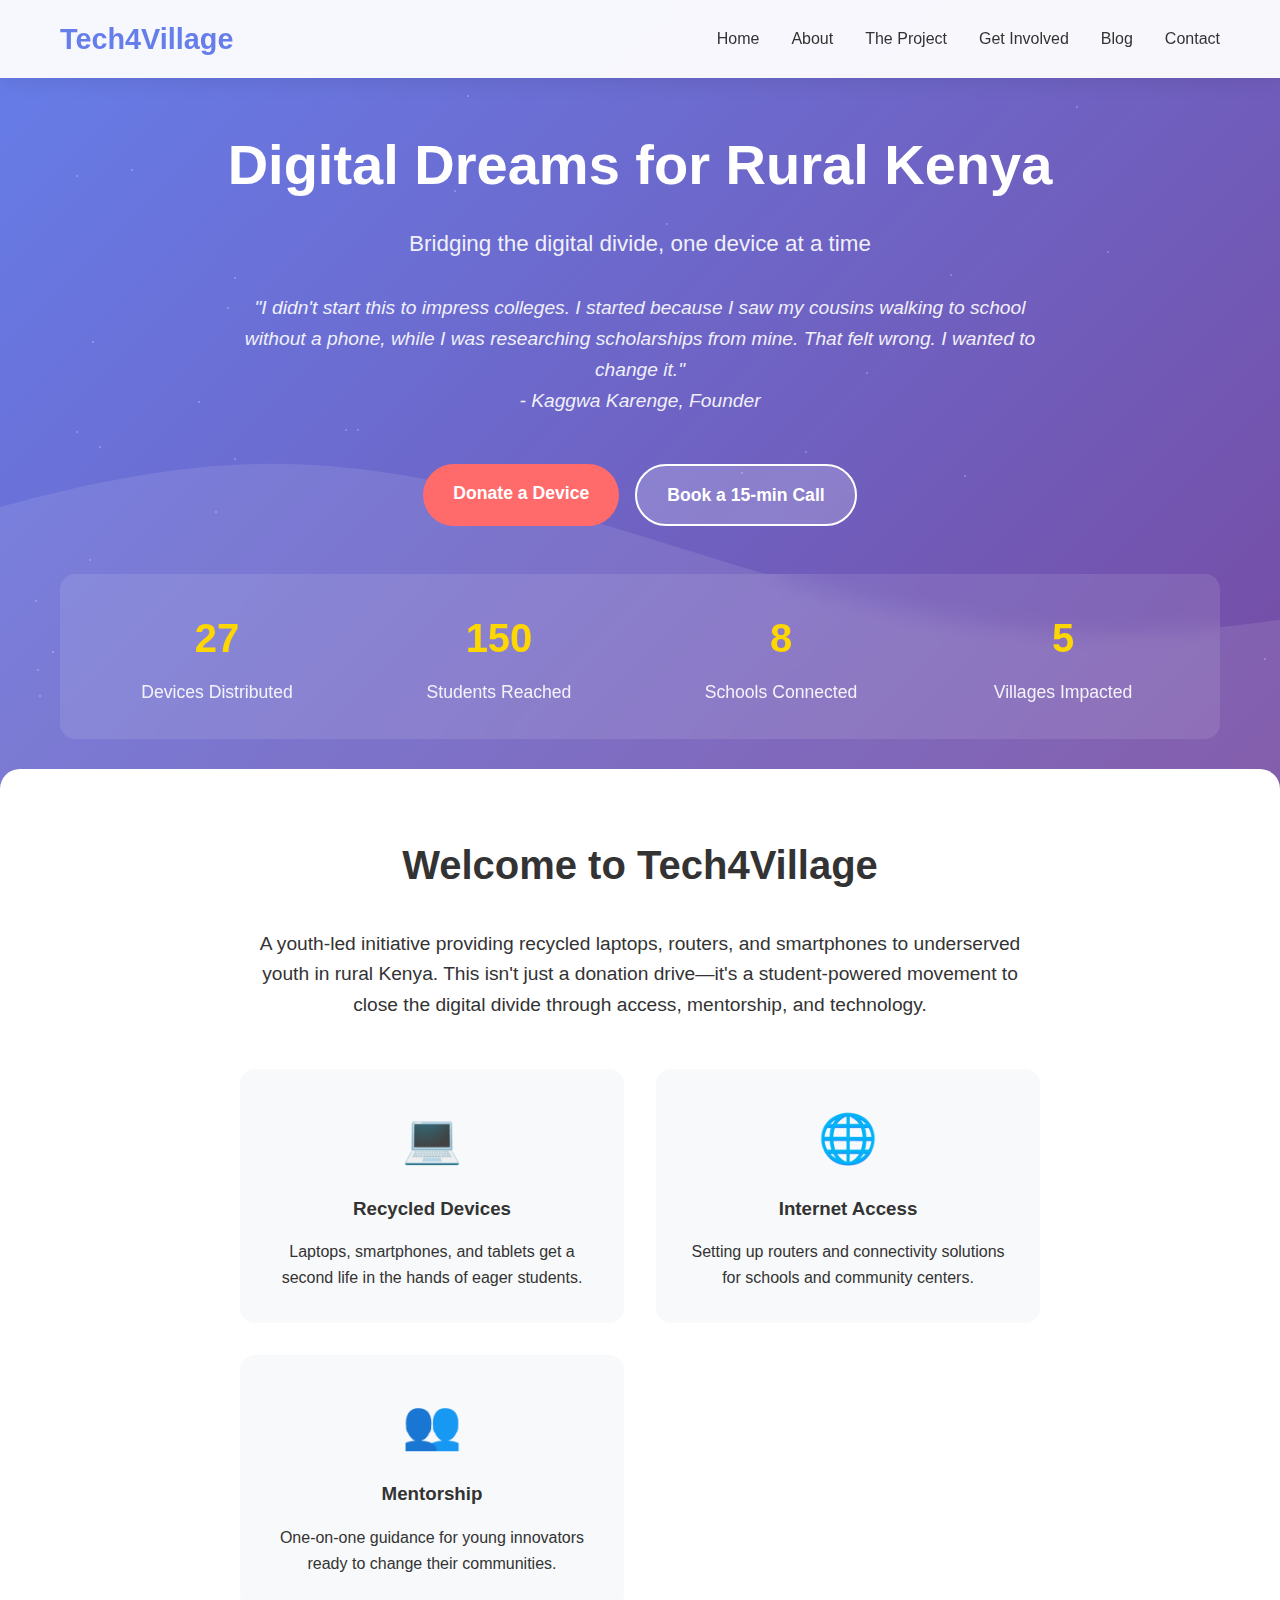
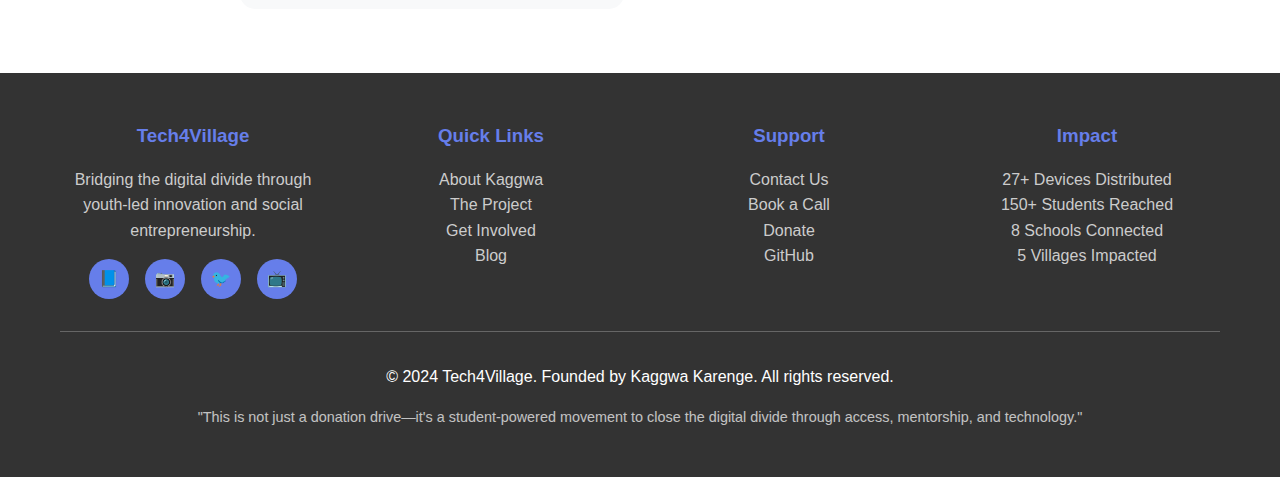
<file: indexs.html>
<!DOCTYPE html>
<html lang="en">
<head>
    <meta charset="UTF-8">
    <meta name="viewport" content="width=device-width, initial-scale=1.0">
    <title>Tech4Village - Digital Dreams for Rural Kenya</title>
    <style>
        * {
            margin: 0;
            padding: 0;
            box-sizing: border-box;
        }

        body {
            font-family: 'Segoe UI', Tahoma, Geneva, Verdana, sans-serif;
            line-height: 1.6;
            color: #333;
            background: linear-gradient(135deg, #667eea 0%, #764ba2 100%);
            min-height: 100vh;
        }

        .container {
            max-width: 1200px;
            margin: 0 auto;
            padding: 0 20px;
        }

        /* Navigation */
        nav {
            background: rgba(255, 255, 255, 0.95);
            backdrop-filter: blur(10px);
            position: fixed;
            width: 100%;
            top: 0;
            z-index: 1000;
            padding: 1rem 0;
            box-shadow: 0 2px 20px rgba(0, 0, 0, 0.1);
        }

        .nav-container {
            display: flex;
            justify-content: space-between;
            align-items: center;
        }

        .logo {
            font-size: 1.8rem;
            font-weight: bold;
            color: #667eea;
            text-decoration: none;
        }

        .nav-links {
            display: flex;
            list-style: none;
            gap: 2rem;
        }

        .nav-links a {
            text-decoration: none;
            color: #333;
            font-weight: 500;
            transition: color 0.3s;
        }

        .nav-links a:hover {
            color: #667eea;
        }

        .mobile-menu {
            display: none;
            cursor: pointer;
        }

        /* Hero Section */
        .hero {
            background: linear-gradient(135deg, #667eea 0%, #764ba2 100%);
            color: white;
            padding: 120px 0 80px;
            text-align: center;
            position: relative;
            overflow: hidden;
        }

        .hero::before {
            content: '';
            position: absolute;
            top: 0;
            left: 0;
            right: 0;
            bottom: 0;
            background: url('data:image/svg+xml,<svg xmlns="http://www.w3.org/2000/svg" viewBox="0 0 1440 320"><path fill="rgba(255,255,255,0.1)" d="M0,192L48,208C96,224,192,256,288,245.3C384,235,480,181,576,181.3C672,181,768,235,864,245.3C960,256,1056,224,1152,197.3C1248,171,1344,149,1392,138.7L1440,128L1440,320L1392,320C1344,320,1248,320,1152,320C1056,320,960,320,864,320C768,320,672,320,576,320C480,320,384,320,288,320C192,320,96,320,48,320L0,320Z"></path></svg>') bottom;
            background-size: cover;
        }

        .hero-content {
            position: relative;
            z-index: 2;
        }

        .hero h1 {
            font-size: 3.5rem;
            margin-bottom: 1rem;
            animation: fadeInUp 1s ease-out;
        }

        .hero-subtitle {
            font-size: 1.4rem;
            margin-bottom: 2rem;
            opacity: 0.9;
            animation: fadeInUp 1s ease-out 0.3s both;
        }

        .hero-quote {
            font-size: 1.2rem;
            font-style: italic;
            max-width: 800px;
            margin: 0 auto 3rem;
            opacity: 0.9;
            animation: fadeInUp 1s ease-out 0.6s both;
        }

        .cta-buttons {
            display: flex;
            gap: 1rem;
            justify-content: center;
            flex-wrap: wrap;
            animation: fadeInUp 1s ease-out 0.9s both;
        }

        .btn {
            padding: 15px 30px;
            border: none;
            border-radius: 50px;
            font-size: 1.1rem;
            font-weight: 600;
            cursor: pointer;
            transition: all 0.3s;
            text-decoration: none;
            display: inline-block;
        }

        .btn-primary {
            background: #ff6b6b;
            color: white;
        }

        .btn-primary:hover {
            background: #ff5252;
            transform: translateY(-2px);
            box-shadow: 0 10px 25px rgba(255, 107, 107, 0.3);
        }

        .btn-secondary {
            background: rgba(255, 255, 255, 0.2);
            color: white;
            border: 2px solid white;
        }

        .btn-secondary:hover {
            background: white;
            color: #667eea;
            transform: translateY(-2px);
        }

        /* Impact Counter */
        .impact-counter {
            background: rgba(255, 255, 255, 0.1);
            padding: 2rem;
            border-radius: 15px;
            margin-top: 3rem;
            backdrop-filter: blur(10px);
        }

        .counter-grid {
            display: grid;
            grid-template-columns: repeat(auto-fit, minmax(200px, 1fr));
            gap: 2rem;
            text-align: center;
        }

        .counter-item h3 {
            font-size: 2.5rem;
            margin-bottom: 0.5rem;
            color: #ffd700;
        }

        .counter-item p {
            font-size: 1.1rem;
            opacity: 0.9;
        }

        /* Main Content */
        .main-content {
            background: white;
            margin-top: -50px;
            border-radius: 20px 20px 0 0;
            position: relative;
            z-index: 1;
        }

        .section {
            padding: 4rem 0;
            display: none;
        }

        .section.active {
            display: block;
        }

        .section h2 {
            font-size: 2.5rem;
            margin-bottom: 2rem;
            color: #333;
            text-align: center;
        }

        .section-content {
            max-width: 800px;
            margin: 0 auto;
        }

        /* About Section */
        .about-grid {
            display: grid;
            grid-template-columns: 1fr 1fr;
            gap: 3rem;
            align-items: center;
            margin-top: 3rem;
        }

        .about-text {
            font-size: 1.2rem;
            line-height: 1.8;
        }

        .about-image {
            text-align: center;
        }

        .profile-pic {
            width: 300px;
            height: 300px;
            border-radius: 50%;
            background: linear-gradient(135deg, #667eea 0%, #764ba2 100%);
            display: flex;
            align-items: center;
            justify-content: center;
            color: white;
            font-size: 1.5rem;
            margin: 0 auto;
        }

        .timeline {
            margin-top: 3rem;
        }

        .timeline-item {
            display: flex;
            align-items: center;
            margin-bottom: 2rem;
            padding: 1.5rem;
            background: #f8f9fa;
            border-radius: 10px;
            border-left: 4px solid #667eea;
        }

        .timeline-year {
            font-weight: bold;
            color: #667eea;
            min-width: 60px;
            margin-right: 1rem;
        }

        /* Project Section */
        .project-grid {
            display: grid;
            grid-template-columns: repeat(auto-fit, minmax(300px, 1fr));
            gap: 2rem;
            margin-top: 3rem;
        }

        .project-card {
            background: #f8f9fa;
            padding: 2rem;
            border-radius: 15px;
            text-align: center;
            transition: transform 0.3s;
        }

        .project-card:hover {
            transform: translateY(-5px);
            box-shadow: 0 15px 35px rgba(0, 0, 0, 0.1);
        }

        .project-icon {
            font-size: 3rem;
            margin-bottom: 1rem;
        }

        .project-card h3 {
            color: #333;
            margin-bottom: 1rem;
        }

        /* Get Involved Section */
        .involvement-grid {
            display: grid;
            grid-template-columns: repeat(auto-fit, minmax(300px, 1fr));
            gap: 2rem;
            margin-top: 3rem;
        }

        .involvement-card {
            background: linear-gradient(135deg, #667eea 0%, #764ba2 100%);
            color: white;
            padding: 2rem;
            border-radius: 15px;
            text-align: center;
            transition: transform 0.3s;
        }

        .involvement-card:hover {
            transform: translateY(-5px);
        }

        .involvement-card h3 {
            margin-bottom: 1rem;
        }

        /* Blog Section */
        .blog-grid {
            display: grid;
            grid-template-columns: repeat(auto-fit, minmax(350px, 1fr));
            gap: 2rem;
            margin-top: 3rem;
        }

        .blog-card {
            background: #f8f9fa;
            border-radius: 15px;
            overflow: hidden;
            transition: transform 0.3s;
        }

        .blog-card:hover {
            transform: translateY(-5px);
            box-shadow: 0 15px 35px rgba(0, 0, 0, 0.1);
        }

        .blog-card-content {
            padding: 1.5rem;
        }

        .blog-date {
            color: #666;
            font-size: 0.9rem;
            margin-bottom: 0.5rem;
        }

        .blog-card h3 {
            color: #333;
            margin-bottom: 1rem;
        }

        .blog-excerpt {
            color: #666;
            margin-bottom: 1rem;
        }

        .read-more {
            color: #667eea;
            text-decoration: none;
            font-weight: 500;
        }

        /* Contact Section */
        .contact-grid {
            display: grid;
            grid-template-columns: 1fr 1fr;
            gap: 3rem;
            margin-top: 3rem;
        }

        .contact-form {
            background: #f8f9fa;
            padding: 2rem;
            border-radius: 15px;
        }

        .form-group {
            margin-bottom: 1.5rem;
        }

        .form-group label {
            display: block;
            margin-bottom: 0.5rem;
            font-weight: 500;
        }

        .form-group input,
        .form-group textarea {
            width: 100%;
            padding: 1rem;
            border: 1px solid #ddd;
            border-radius: 5px;
            font-size: 1rem;
        }

        .form-group textarea {
            height: 120px;
            resize: vertical;
        }

        .contact-info {
            padding: 2rem;
        }

        .contact-item {
            display: flex;
            align-items: center;
            margin-bottom: 1.5rem;
        }

        .contact-icon {
            font-size: 1.5rem;
            margin-right: 1rem;
            color: #667eea;
        }

        /* Footer */
        footer {
            background: #333;
            color: white;
            text-align: center;
            padding: 3rem 0;
        }

        .footer-content {
            display: grid;
            grid-template-columns: repeat(auto-fit, minmax(250px, 1fr));
            gap: 2rem;
            margin-bottom: 2rem;
        }

        .footer-section h3 {
            margin-bottom: 1rem;
            color: #667eea;
        }

        .footer-section p,
        .footer-section a {
            color: #ccc;
            text-decoration: none;
        }

        .footer-section a:hover {
            color: white;
        }

        .social-links {
            display: flex;
            gap: 1rem;
            justify-content: center;
            margin-top: 1rem;
        }

        .social-links a {
            display: inline-block;
            width: 40px;
            height: 40px;
            background: #667eea;
            color: white;
            text-align: center;
            line-height: 40px;
            border-radius: 50%;
            transition: background 0.3s;
        }

        .social-links a:hover {
            background: #ff6b6b;
        }

        /* Animations */
        @keyframes fadeInUp {
            from {
                opacity: 0;
                transform: translateY(30px);
            }
            to {
                opacity: 1;
                transform: translateY(0);
            }
        }

        @keyframes countUp {
            from {
                opacity: 0;
                transform: scale(0.5);
            }
            to {
                opacity: 1;
                transform: scale(1);
            }
        }

        /* Responsive Design */
        @media (max-width: 768px) {
            .nav-links {
                display: none;
            }
            
            .mobile-menu {
                display: block;
            }
            
            .hero h1 {
                font-size: 2.5rem;
            }
            
            .hero-subtitle {
                font-size: 1.2rem;
            }
            
            .cta-buttons {
                flex-direction: column;
                align-items: center;
            }
            
            .about-grid {
                grid-template-columns: 1fr;
                text-align: center;
            }
            
            .contact-grid {
                grid-template-columns: 1fr;
            }
            
            .counter-grid {
                grid-template-columns: repeat(2, 1fr);
            }
        }
    </style>
</head>
<body>
    <!-- Navigation -->
    <nav>
        <div class="container">
            <div class="nav-container">
                <a href="#" class="logo">Tech4Village</a>
                <ul class="nav-links">
                    <li><a href="#" onclick="showSection('home')">Home</a></li>
                    <li><a href="#" onclick="showSection('about')">About</a></li>
                    <li><a href="#" onclick="showSection('project')">The Project</a></li>
                    <li><a href="#" onclick="showSection('involved')">Get Involved</a></li>
                    <li><a href="#" onclick="showSection('blog')">Blog</a></li>
                    <li><a href="#" onclick="showSection('contact')">Contact</a></li>
                </ul>
                <div class="mobile-menu">☰</div>
            </div>
        </div>
    </nav>

    <!-- Hero Section -->
    <section class="hero">
        <div class="container">
            <div class="hero-content">
                <h1>Digital Dreams for Rural Kenya</h1>
                <p class="hero-subtitle">Bridging the digital divide, one device at a time</p>
                <blockquote class="hero-quote">
                    "I didn't start this to impress colleges. I started because I saw my cousins walking to school without a phone, while I was researching scholarships from mine. That felt wrong. I wanted to change it."
                    <br><em>- Kaggwa Karenge, Founder</em>
                </blockquote>
                <div class="cta-buttons">
                    <a href="#" class="btn btn-primary" onclick="showSection('involved')">Donate a Device</a>
                    <a href="#" class="btn btn-secondary" onclick="bookCall()">Book a 15-min Call</a>
                </div>
                
                <div class="impact-counter">
                    <div class="counter-grid">
                        <div class="counter-item">
                            <h3 id="devices-counter">27</h3>
                            <p>Devices Distributed</p>
                        </div>
                        <div class="counter-item">
                            <h3 id="students-counter">150</h3>
                            <p>Students Reached</p>
                        </div>
                        <div class="counter-item">
                            <h3 id="schools-counter">8</h3>
                            <p>Schools Connected</p>
                        </div>
                        <div class="counter-item">
                            <h3 id="villages-counter">5</h3>
                            <p>Villages Impacted</p>
                        </div>
                    </div>
                </div>
            </div>
        </div>
    </section>

    <!-- Main Content -->
    <div class="main-content">
        <div class="container">
            <!-- Home Section -->
            <section id="home" class="section active">
                <h2>Welcome to Tech4Village</h2>
                <div class="section-content">
                    <p style="font-size: 1.2rem; text-align: center; margin-bottom: 2rem;">
                        A youth-led initiative providing recycled laptops, routers, and smartphones to underserved youth in rural Kenya. This isn't just a donation drive—it's a student-powered movement to close the digital divide through access, mentorship, and technology.
                    </p>
                    
                    <div class="project-grid">
                        <div class="project-card">
                            <div class="project-icon">💻</div>
                            <h3>Recycled Devices</h3>
                            <p>Laptops, smartphones, and tablets get a second life in the hands of eager students.</p>
                        </div>
                        <div class="project-card">
                            <div class="project-icon">🌐</div>
                            <h3>Internet Access</h3>
                            <p>Setting up routers and connectivity solutions for schools and community centers.</p>
                        </div>
                        <div class="project-card">
                            <div class="project-icon">👥</div>
                            <h3>Mentorship</h3>
                            <p>One-on-one guidance for young innovators ready to change their communities.</p>
                        </div>
                    </div>
                </div>
            </section>

            <!-- About Section -->
            <section id="about" class="section">
                <h2>About Kaggwa Karenge</h2>
                <div class="section-content">
                    <div class="about-grid">
                        <div class="about-text">
                            <p>At 17, I'm a social entrepreneur, engineering student, and believer in the power of technology to transform lives. My journey started during a rite of passage ceremony in rural Kenya, where I witnessed firsthand the digital divide that exists between urban and rural communities.</p>
                            
                            <p>As School Captain, Chess Club leader, and VP of student government, I've learned that real leadership isn't about titles—it's about action. Tech4Village represents my commitment to ensuring that every young person has access to the digital tools they need to succeed.</p>
                            
                            <p>Currently preparing for university applications to Harvard, Virginia Tech, and other top institutions, I believe that entrepreneurship and education go hand in hand. This project is my way of giving back while building the future I want to see.</p>
                        </div>
                        <div class="about-image">
                            <div class="profile-pic">
                                Kaggwa Karenge<br>
                                Founder & CEO
                            </div>
                        </div>
                    </div>
                    
                    <div class="timeline">
                        <h3>Leadership Timeline</h3>
                        <div class="timeline-item">
                            <div class="timeline-year">2024</div>
                            <div>
                                <strong>Founded Tech4Village</strong> - Launched initiative to provide tech access to rural Kenya
                            </div>
                        </div>
                        <div class="timeline-item">
                            <div class="timeline-year">2023</div>
                            <div>
                                <strong>School Captain</strong> - Led student body of 800+ students
                            </div>
                        </div>
                        <div class="timeline-item">
                            <div class="timeline-year">2022</div>
                            <div>
                                <strong>VP Student Government</strong> - Implemented digital literacy programs
                            </div>
                        </div>
                        <div class="timeline-item">
                            <div class="timeline-year">2021</div>
                            <div>
                                <strong>Chess Club Leader</strong> - Grew membership by 300% and won regional championships
                            </div>
                        </div>
                    </div>
                </div>
            </section>

            <!-- Project Section -->
            <section id="project" class="section">
                <h2>The Tech4Village Project</h2>
                <div class="section-content">
                    <p style="font-size: 1.2rem; text-align: center; margin-bottom: 3rem;">
                        We're not just donating devices—we're building a sustainable ecosystem of technology access, digital literacy, and mentorship in rural Kenya.
                    </p>
                    
                    <div class="project-grid">
                        <div class="project-card">
                            <div class="project-icon">📱</div>
                            <h3>Device Collection</h3>
                            <p>Partnering with schools, businesses, and individuals to collect gently used smartphones, laptops, and tablets.</p>
                        </div>
                        <div class="project-card">
                            <div class="project-icon">🔧</div>
                            <h3>Refurbishment</h3>
                            <p>Each device is carefully tested, refurbished, and loaded with educational software and resources.</p>
                        </div>
                        <div class="project-card">
                            <div class="project-icon">🚚</div>
                            <h3>Distribution</h3>
                            <p>Strategic partnerships with schools and youth centers ensure devices reach students who need them most.</p>
                        </div>
                        <div class="project-card">
                            <div class="project-icon">🌐</div>
                            <h3>Connectivity</h3>
                            <p>Setting up routers and internet access points in schools and community centers.</p>
                        </div>
                        <div class="project-card">
                            <div class="project-icon">📚</div>
                            <h3>Training</h3>
                            <p>Digital literacy workshops for students and teachers to maximize device impact.</p>
                        </div>
                        <div class="project-card">
                            <div class="project-icon">🤝</div>
                            <h3>Mentorship</h3>
                            <p>Ongoing support and guidance to help students leverage technology for learning and innovation.</p>
                        </div>
                    </div>
                    
                    <div style="margin-top: 3rem; text-align: center;">
                        <h3>Current Impact Zones</h3>
                        <p>We're currently active in 5 villages across rural Kenya, with plans to expand to 10 more communities by the end of 2025.</p>
                        <div style="margin-top: 2rem; padding: 2rem; background: #f8f9fa; border-radius: 10px;">
                            <h4>Success Stories</h4>
                            <p><em>"The laptop from Tech4Village helped me complete my science project and present it at the regional fair. I won first place and now dream of becoming an engineer like Kaggwa."</em> - Sarah M., Student</p>
                        </div>
                    </div>
                </div>
            </section>

            <!-- Get Involved Section -->
            <section id="involved" class="section">
                <h2>Get Involved</h2>
                <div class="section-content">
                    <p style="font-size: 1.2rem; text-align: center; margin-bottom: 3rem;">
                        There are three powerful ways you can join our mission to bridge the digital divide:
                    </p>
                    
                    <div class="involvement-grid">
                        <div class="involvement-card">
                            <h3>📱 Donate a Device</h3>
                            <p>Have an old smartphone, laptop, or tablet gathering dust? Give it new life in the hands of a student in Kenya.</p>
                            <br>
                            <a href="#" class="btn btn-secondary" onclick="alert('Email us at devices@tech4village.com for donation instructions!')">Start Donation</a>
                        </div>
                        <div class="involvement-card">
                            <h3>☕ Book a Mentorship Call</h3>
                            <p>Share your expertise with young innovators. 15-minute calls that can change a student's trajectory.</p>
                            <br>
                            <a href="#" class="btn btn-secondary" onclick="bookCall()">Schedule Call</a>
                        </div>
                        <div class="involvement-card">
                            <h3>💰 Financial Support</h3>
                            <p>Help us cover shipping, refurbishment, and connectivity costs to maximize our impact.</p>
                            <br>
                            <a href="#" class="btn btn-secondary" onclick="showDonationOptions()">Contribute Now</a>
                        </div>
                    </div>
                    
                    <div style="margin-top: 3rem; text-align: center; background: #f8f9fa; padding: 2rem; border-radius: 10px;">
                        <h3>Corporate Partnerships</h3>
                        <p>We're actively seeking partnerships with tech companies, schools, and organizations that share our vision. Let's scale this impact together.</p>
                        <a href="#" class="btn btn-primary" onclick="showSection('contact')">Partner With Us</a>
                    </div>
                </div>
            </section>

            <!-- Blog Section -->
            <section id="blog" class="section">
                <h2>Blog & Updates</h2>
                <div class="section-content">
                    <p style="font-size: 1.2rem; text-align: center; margin-bottom: 3rem;">
                        Follow our journey, lessons learned, and the stories of the students we're empowering.
                    </p>
                    
                    <div class="blog-grid">
                        <div class="blog-card">
                            <div class="blog-card-content">
                                <div class="blog-date">March 15, 2024</div>
                                <h3>Why I Started Tech4Village</h3>
                                <p class="blog-excerpt">
                                    It all began during a traditional rite of passage ceremony in my village. As I watched my cousins struggle with basic homework while I had access to unlimited internet, I realized...
                                </p>
                                <a href="#" class="read-more">Read More →</a>
                            </div>
                        </div>
                        
                        <div class="blog-card">
                            <div class="blog-card-content">
                                <div class="blog-date">April 2, 2024</div>
                                <h3>First Device Distribution Success</h3>
                                <p class="blog-excerpt">
                                    Yesterday, we distributed our first batch of 15 refurbished laptops to Kiambu Secondary School. The joy on the students' faces was indescribable...
                                </p>
                                <a href="#" class="read-more">Read More →</a>
                            </div>
                        </div>
                        
                        <div class="blog-card">
                            <div class="blog-card-content">
                                <div class="blog-date">May 10, 2024</div>
                                <h3>Lessons from Harvard Applications</h3>
                                <p class="blog-excerpt">
                                    As I prepare my college applications, I'm reflecting on how Tech4Village has shaped my understanding of leadership, innovation, and social impact...
                                </p>
                                <a href="#" class="read-more">Read More →</a>
                            </div>
                        </div>
                        
                        <div class="blog-card">
                            <div class="blog-card-content">
                                <div class="blog-date">June 5, 2024</div>
                                <h3>Building Internet Infrastructure</h3>
                                <p class="blog-excerpt">
                                    Our latest project involves setting up Wi-Fi hotspots in community centers. Here's what we learned about rural connectivity challenges...
                                </p>
                                <a href="#" class="read-more">Read More →</a>
                            </div>
                        </div>
                    </div>
                    
                    <div style="text-align: center; margin-top: 3rem;">
                        <a href="#" class="btn btn-primary">View All Posts</a>
                    </div>
                </div>
            </section>

            <!-- Contact Section -->
            <section id="contact" class="section">
                <h2>Get in Touch</h2>
                <div class="section-content">
                    <div class="contact-grid">
                        <div class="contact-form">
                            <h3>Send a Message</h3>
                            <form>
                                <div class="form-group">
                                    <label for="name">Name</label>
                                    <input type="text" id="name" name="name" required>
                                </div>
                                <div class="form-group">
                                    <label for="email">Email</label>
                                    <input type="email" id="email" name="email" required>
                                </div>
                                <div class="form-group">
                                    <label for="subject">Subject</label>
                                    <input type="text" id="subject" name="subject" required>
                                </div>
                                <div class="form-group">
                                    <label for="message">Message</label>
                                    <textarea id="message" name="message" required></textarea>
                                </div>
                                <button type="submit" class="btn btn-primary">Send Message</button>
                            </form>
                        </div>
                        
                        <div class="contact-info">
                            <h3>Contact Information</h3>
                            <div class="contact-item">
                                <div class="contact-icon">📧</div>
                                <div>
                                    <strong>Email</strong><br>
                                    hello@tech4village.com
                                </div>
                            </div>
                            <div class="contact-item">
                                <div class="contact-icon">📱</div>
                                <div>
                                    <strong>WhatsApp</strong><br>
                                    +254 700 123 456
                                </div>
                            </div>
                            <div class="contact-item">
                                <div class="contact-icon">📍</div>
                                <div>
                                    <strong>Location</strong><br>
                                    Nairobi, Kenya
                                </div>
                            </div>
                            <div class="contact-item">
                                <div class="contact-icon">💼</div>
                                <div>
                                    <strong>For Partnerships</strong><br>
                                    partnerships@tech4village.com
                                </div>
                            </div>
                            
                            <div style="margin-top: 2rem; padding: 1.5rem; background: #f0f8ff; border-radius: 10px;">
                                <h4>Quick Donation Info</h4>
                                <p><strong>Cash App:</strong> $Tech4Village</p>
                                <p><strong>Zelle:</strong> donate@tech4village.com</p>
                                <p><strong>M-Pesa:</strong> +254 700 123 456</p>
                            </div>
                        </div>
                    </div>
                </div>
            </section>
        </div>
    </div>

    <!-- Footer -->
    <footer>
        <div class="container">
            <div class="footer-content">
                <div class="footer-section">
                    <h3>Tech4Village</h3>
                    <p>Bridging the digital divide through youth-led innovation and social entrepreneurship.</p>
                    <div class="social-links">
                        <a href="#" onclick="alert('Follow us @tech4village')">📘</a>
                        <a href="#" onclick="alert('Follow us @tech4village')">📷</a>
                        <a href="#" onclick="alert('Follow us @tech4village')">🐦</a>
                        <a href="#" onclick="alert('Subscribe to our YouTube channel')">📺</a>
                    </div>
                </div>
                <div class="footer-section">
                    <h3>Quick Links</h3>
                    <p><a href="#" onclick="showSection('about')">About Kaggwa</a></p>
                    <p><a href="#" onclick="showSection('project')">The Project</a></p>
                    <p><a href="#" onclick="showSection('involved')">Get Involved</a></p>
                    <p><a href="#" onclick="showSection('blog')">Blog</a></p>
                </div>
                <div class="footer-section">
                    <h3>Support</h3>
                    <p><a href="#" onclick="showSection('contact')">Contact Us</a></p>
                    <p><a href="#" onclick="bookCall()">Book a Call</a></p>
                    <p><a href="#" onclick="showDonationOptions()">Donate</a></p>
                    <p><a href="#" onclick="alert('GitHub: github.com/tech4village')">GitHub</a></p>
                </div>
                <div class="footer-section">
                    <h3>Impact</h3>
                    <p>27+ Devices Distributed</p>
                    <p>150+ Students Reached</p>
                    <p>8 Schools Connected</p>
                    <p>5 Villages Impacted</p>
                </div>
            </div>
            <div style="border-top: 1px solid #666; padding-top: 2rem; margin-top: 2rem;">
                <p>&copy; 2024 Tech4Village. Founded by Kaggwa Karenge. All rights reserved.</p>
                <p style="font-size: 0.9rem; opacity: 0.7; margin-top: 1rem;">
                    "This is not just a donation drive—it's a student-powered movement to close the digital divide through access, mentorship, and technology."
                </p>
            </div>
        </div>
    </footer>

    <script>
        // Navigation and Section Management
        function showSection(sectionId) {
            // Hide all sections
            const sections = document.querySelectorAll('.section');
            sections.forEach(section => {
                section.classList.remove('active');
            });
            
            // Show selected section
            document.getElementById(sectionId).classList.add('active');
            
            // Update page title
            const titles = {
                'home': 'Tech4Village - Digital Dreams for Rural Kenya',
                'about': 'About Kaggwa Karenge - Tech4Village',
                'project': 'The Tech4Village Project',
                'involved': 'Get Involved - Tech4Village',
                'blog': 'Blog & Updates - Tech4Village',
                'contact': 'Contact - Tech4Village'
            };
            document.title = titles[sectionId] || 'Tech4Village';
            
            // Scroll to top
            window.scrollTo(0, 0);
        }

        // Counter Animation
        function animateCounter(elementId, targetValue, duration = 2000) {
            const element = document.getElementById(elementId);
            const increment = targetValue / (duration / 16); // 60fps
            let currentValue = 0;
            
            const timer = setInterval(() => {
                currentValue += increment;
                if (currentValue >= targetValue) {
                    currentValue = targetValue;
                    clearInterval(timer);
                }
                element.textContent = Math.floor(currentValue) + (targetValue > 100 ? '+' : '');
            }, 16);
        }

        // Initialize counters when page loads
        window.addEventListener('load', () => {
            setTimeout(() => {
                animateCounter('devices-counter', 27);
                animateCounter('students-counter', 150);
                animateCounter('schools-counter', 8);
                animateCounter('villages-counter', 5);
            }, 1000);
        });

        // Interactive Functions
        function bookCall() {
            alert('📅 Book a 15-minute mentorship call with Kaggwa!\n\nRedirecting to Calendly...\n\nOr email: mentorship@tech4village.com');
            // In real implementation, this would redirect to Calendly
        }

        function showDonationOptions() {
            alert('💰 Support Tech4Village!\n\nQuick Donation Options:\n• Cash App: $Tech4Village\n• Zelle: donate@tech4village.com\n• M-Pesa: +254 700 123 456\n\nFor device donations, email: devices@tech4village.com');
        }

        // Form Submission
        document.addEventListener('DOMContentLoaded', function() {
            const form = document.querySelector('.contact-form form');
            if (form) {
                form.addEventListener('submit', function(e) {
                    e.preventDefault();
                    alert('Thank you for your message! We\'ll get back to you within 24 hours.\n\nFor urgent matters, WhatsApp us at +254 700 123 456');
                    form.reset();
                });
            }
        });

        // Mobile Menu Toggle
        const mobileMenu = document.querySelector('.mobile-menu');
        const navLinks = document.querySelector('.nav-links');
        
        if (mobileMenu) {
            mobileMenu.addEventListener('click', function() {
                navLinks.style.display = navLinks.style.display === 'flex' ? 'none' : 'flex';
            });
        }

        // Smooth Scrolling for Navigation
        document.querySelectorAll('a[href^="#"]').forEach(anchor => {
            anchor.addEventListener('click', function(e) {
                e.preventDefault();
                const target = document.querySelector(this.getAttribute('href'));
                if (target) {
                    target.scrollIntoView({
                        behavior: 'smooth'
                    });
                }
            });
        });

        // Add scroll effect to navigation
        window.addEventListener('scroll', function() {
            const nav = document.querySelector('nav');
            if (window.scrollY > 50) {
                nav.style.background = 'rgba(255, 255, 255, 0.98)';
                nav.style.backdropFilter = 'blur(20px)';
            } else {
                nav.style.background = 'rgba(255, 255, 255, 0.95)';
                nav.style.backdropFilter = 'blur(10px)';
            }
        });

        // Add entrance animations for sections
        const observerOptions = {
            threshold: 0.1,
            rootMargin: '0px 0px -50px 0px'
        };

        const observer = new IntersectionObserver((entries) => {
            entries.forEach(entry => {
                if (entry.isIntersecting) {
                    entry.target.style.animation = 'fadeInUp 0.8s ease-out forwards';
                }
            });
        }, observerOptions);

        // Observe all project cards and involvement cards
        document.querySelectorAll('.project-card, .involvement-card, .blog-card').forEach(card => {
            observer.observe(card);
        });

        // Add typing effect to hero quote
        function typeWriter(element, text, speed = 50) {
            let i = 0;
            element.innerHTML = '';
            
            function type() {
                if (i < text.length) {
                    element.innerHTML += text.charAt(i);
                    i++;
                    setTimeout(type, speed);
                }
            }
            
            type();
        }

        // Initialize typing effect on page load
        window.addEventListener('load', () => {
            setTimeout(() => {
                const quote = document.querySelector('.hero-quote');
                const originalText = quote.textContent;
                typeWriter(quote, originalText, 30);
            }, 2000);
        });

        // Add dynamic background particles (simple version)
        function createParticles() {
            const hero = document.querySelector('.hero');
            const particlesCount = 50;
            
            for (let i = 0; i < particlesCount; i++) {
                const particle = document.createElement('div');
                particle.style.position = 'absolute';
                particle.style.width = '2px';
                particle.style.height = '2px';
                particle.style.backgroundColor = 'rgba(255, 255, 255, 0.3)';
                particle.style.borderRadius = '50%';
                particle.style.left = Math.random() * 100 + '%';
                particle.style.top = Math.random() * 100 + '%';
                particle.style.animation = `float ${3 + Math.random() * 4}s ease-in-out infinite`;
                particle.style.animationDelay = Math.random() * 2 + 's';
                
                hero.appendChild(particle);
            }
        }

        // Add floating animation keyframes
        const style = document.createElement('style');
        style.textContent = `
            @keyframes float {
                0%, 100% { transform: translateY(0px); }
                50% { transform: translateY(-20px); }
            }
        `;
        document.head.appendChild(style);

        // Initialize particles
        createParticles();

        // Add interactive hover effects
        document.querySelectorAll('.project-card, .involvement-card, .blog-card').forEach(card => {
            card.addEventListener('mouseenter', function() {
                this.style.transform = 'translateY(-10px) scale(1.02)';
                this.style.boxShadow = '0 20px 40px rgba(0, 0, 0, 0.15)';
            });
            
            card.addEventListener('mouseleave', function() {
                this.style.transform = 'translateY(0) scale(1)';
                this.style.boxShadow = 'none';
            });
        });

        // Add live GitHub widget simulation
        function updateGitHubWidget() {
            const commits = [
                'Updated router configuration scripts',
                'Added new blog post about rural connectivity',
                'Improved device tracking system',
                'Enhanced donation form validation',
                'Updated impact counter with latest numbers'
            ];
            
            // This would connect to real GitHub API in production
            console.log('Latest commit: ' + commits[Math.floor(Math.random() * commits.length)]);
        }

        // Update GitHub widget every 30 seconds
        setInterval(updateGitHubWidget, 30000);

        // Add real-time visitor counter (simulation)
        let visitorCount = 1247;
        function updateVisitorCount() {
            visitorCount += Math.floor(Math.random() * 3) + 1;
            // Would display this in a widget if needed
            console.log('Site visitors: ' + visitorCount);
        }

        setInterval(updateVisitorCount, 60000);
    </script>
</body>
</html>
</file>
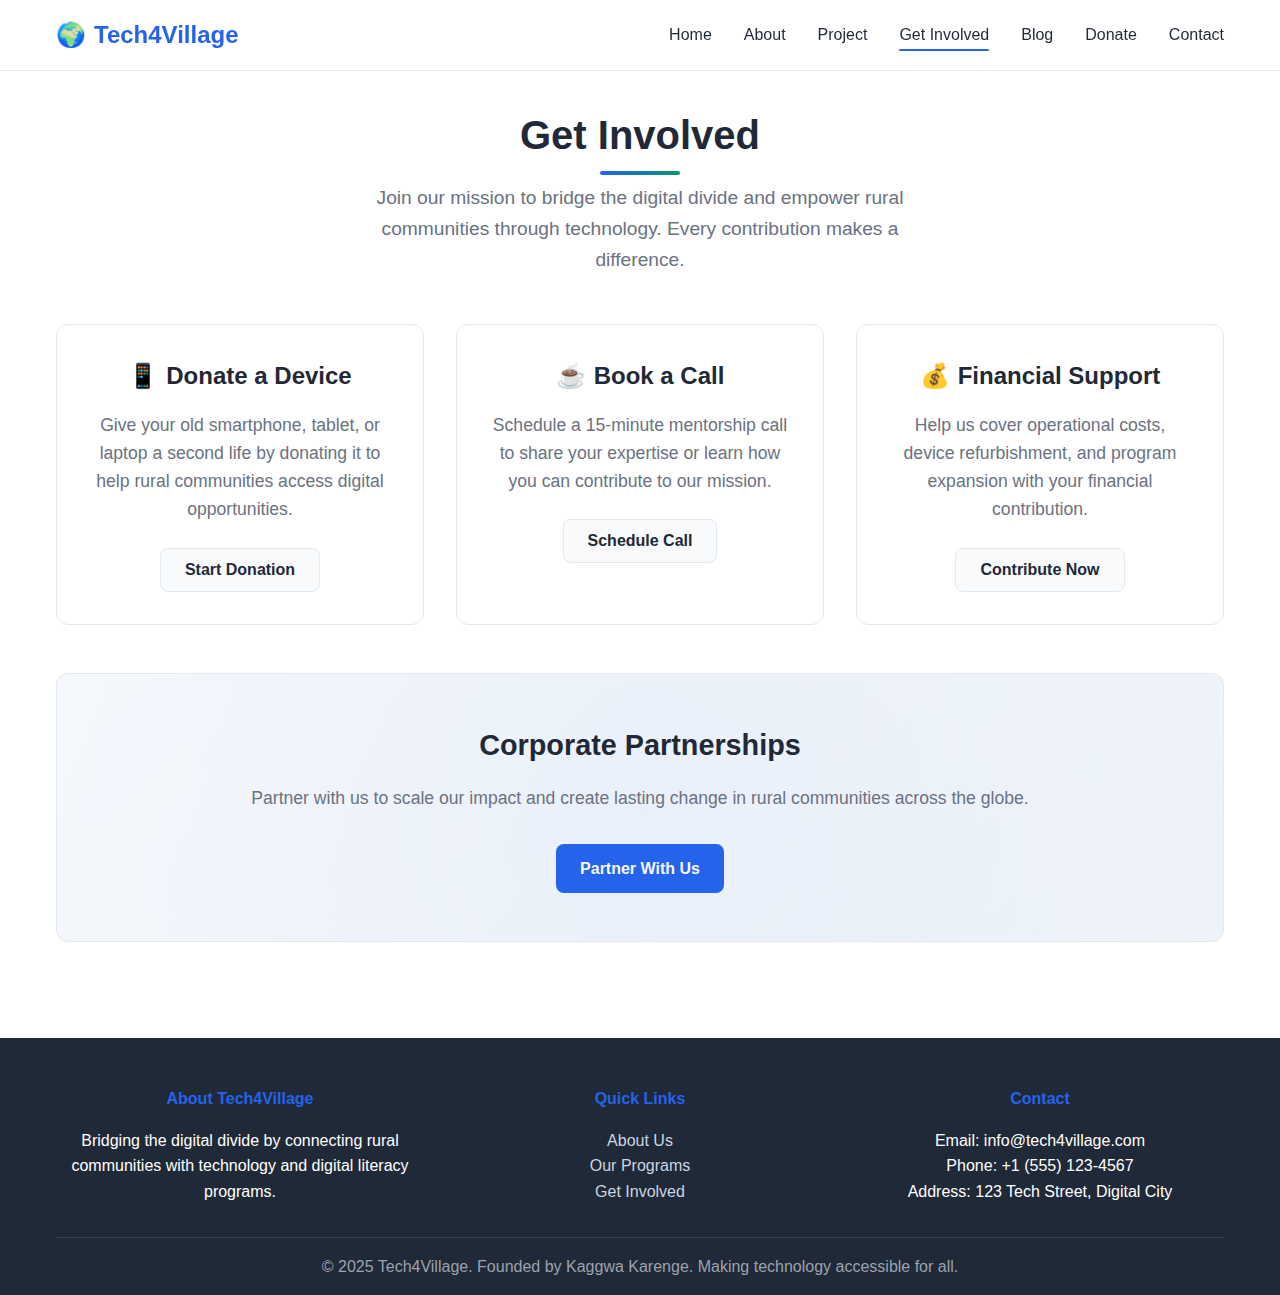
<file: involved.html>
<!DOCTYPE html>
<html lang="en">
<head>
  <meta charset="UTF-8">
  <meta name="viewport" content="width=device-width, initial-scale=1.0">
  <title>Get Involved — Tech4Village</title>
  <style>
    * {
      margin: 0;
      padding: 0;
      box-sizing: border-box;
    }

    :root {
      --primary-color: #2563eb;
      --primary-hover: #1d4ed8;
      --secondary-color: #64748b;
      --secondary-hover: #475569;
      --accent-color: #059669;
      --text-primary: #1f2937;
      --text-secondary: #6b7280;
      --background: #ffffff;
      --surface: #f8fafc;
      --border: #e2e8f0;
      --shadow: 0 4px 6px -1px rgba(0, 0, 0, 0.1), 0 2px 4px -1px rgba(0, 0, 0, 0.06);
      --shadow-lg: 0 10px 15px -3px rgba(0, 0, 0, 0.1), 0 4px 6px -2px rgba(0, 0, 0, 0.05);
      --border-radius: 12px;
      --transition: all 0.3s cubic-bezier(0.4, 0, 0.2, 1);
    }

    body {
      font-family: -apple-system, BlinkMacSystemFont, 'Segoe UI', Roboto, sans-serif;
      line-height: 1.6;
      color: var(--text-primary);
      background: var(--background);
    }

    /* Navigation */
    nav {
      background: var(--background);
      border-bottom: 1px solid var(--border);
      padding: 1rem 0;
      position: sticky;
      top: 0;
      z-index: 100;
      backdrop-filter: blur(10px);
      background: rgba(255, 255, 255, 0.95);
    }

    .nav-container {
      max-width: 1200px;
      margin: 0 auto;
      padding: 0 1rem;
      display: flex;
      justify-content: space-between;
      align-items: center;
    }

    .logo {
      font-size: 1.5rem;
      font-weight: 700;
      color: var(--primary-color);
      text-decoration: none;
      display: flex;
      align-items: center;
      gap: 0.5rem;
    }

    .nav-menu {
      display: flex;
      list-style: none;
      gap: 2rem;
      align-items: center;
    }

    .nav-menu a {
      text-decoration: none;
      color: var(--text-primary);
      font-weight: 500;
      transition: var(--transition);
      position: relative;
    }

    .nav-menu a:hover {
      color: var(--primary-color);
    }

    .nav-menu a.active::after {
      content: '';
      position: absolute;
      bottom: -0.5rem;
      left: 0;
      right: 0;
      height: 2px;
      background: var(--primary-color);
      border-radius: 1px;
    }

    .mobile-menu-toggle {
      display: none;
      background: none;
      border: none;
      font-size: 1.5rem;
      cursor: pointer;
      color: var(--text-primary);
    }

    /* Main Content */
    .main-content {
      min-height: calc(100vh - 80px);
      padding: 2rem 0;
    }

    .container {
      max-width: 1200px;
      margin: 0 auto;
      padding: 0 1rem;
    }

    .section {
      margin-bottom: 4rem;
    }

    .section h2 {
      font-size: 2.5rem;
      font-weight: 700;
      text-align: center;
      margin-bottom: 1rem;
      color: var(--text-primary);
      position: relative;
    }

    .section h2::after {
      content: '';
      width: 80px;
      height: 4px;
      background: linear-gradient(90deg, var(--primary-color), var(--accent-color));
      position: absolute;
      bottom: -0.5rem;
      left: 50%;
      transform: translateX(-50%);
      border-radius: 2px;
    }

    .section-intro {
      text-align: center;
      font-size: 1.2rem;
      color: var(--text-secondary);
      margin-bottom: 3rem;
      max-width: 600px;
      margin-left: auto;
      margin-right: auto;
    }

    /* Involvement Grid */
    .involvement-grid {
      display: grid;
      grid-template-columns: repeat(auto-fit, minmax(300px, 1fr));
      gap: 2rem;
      margin-bottom: 3rem;
    }

    .involvement-card {
      background: var(--background);
      border: 1px solid var(--border);
      border-radius: var(--border-radius);
      padding: 2rem;
      text-align: center;
      transition: var(--transition);
      position: relative;
      overflow: hidden;
    }

    .involvement-card::before {
      content: '';
      position: absolute;
      top: 0;
      left: 0;
      right: 0;
      height: 4px;
      background: linear-gradient(90deg, var(--primary-color), var(--accent-color));
      transform: translateY(-100%);
      transition: var(--transition);
    }

    .involvement-card:hover {
      transform: translateY(-5px);
      box-shadow: var(--shadow-lg);
    }

    .involvement-card:hover::before {
      transform: translateY(0);
    }

    .involvement-card h3 {
      font-size: 1.5rem;
      margin-bottom: 1rem;
      color: var(--text-primary);
      display: flex;
      align-items: center;
      justify-content: center;
      gap: 0.5rem;
    }

    .involvement-card p {
      color: var(--text-secondary);
      margin-bottom: 1.5rem;
      font-size: 1.1rem;
    }

    /* Buttons */
    .btn {
      display: inline-block;
      padding: 0.75rem 1.5rem;
      border: none;
      border-radius: 8px;
      text-decoration: none;
      font-weight: 600;
      font-size: 1rem;
      cursor: pointer;
      transition: var(--transition);
      text-align: center;
      min-width: 140px;
    }

    .btn-primary {
      background: var(--primary-color);
      color: white;
    }

    .btn-primary:hover {
      background: var(--primary-hover);
      transform: translateY(-2px);
    }

    .btn-secondary {
      background: var(--surface);
      color: var(--text-primary);
      border: 1px solid var(--border);
    }

    .btn-secondary:hover {
      background: var(--secondary-color);
      color: white;
      transform: translateY(-2px);
    }

    /* Corporate Partnership Section */
    .corporate-partnership {
      background: linear-gradient(135deg, var(--surface), #f1f5f9);
      padding: 3rem 2rem;
      border-radius: var(--border-radius);
      text-align: center;
      margin-top: 3rem;
      border: 1px solid var(--border);
      position: relative;
      overflow: hidden;
    }

    .corporate-partnership::before {
      content: '';
      position: absolute;
      top: -50%;
      left: -50%;
      width: 200%;
      height: 200%;
      background: radial-gradient(circle, rgba(37, 99, 235, 0.05) 0%, transparent 70%);
      animation: pulse 4s ease-in-out infinite;
    }

    @keyframes pulse {
      0%, 100% { transform: scale(1); opacity: 0.3; }
      50% { transform: scale(1.1); opacity: 0.1; }
    }

    .corporate-partnership h3 {
      font-size: 1.8rem;
      margin-bottom: 1rem;
      color: var(--text-primary);
      position: relative;
      z-index: 1;
    }

    .corporate-partnership p {
      color: var(--text-secondary);
      font-size: 1.1rem;
      margin-bottom: 2rem;
      position: relative;
      z-index: 1;
    }

    /* Footer */
    footer {
      background: var(--text-primary);
      color: white;
      padding: 3rem 0 1rem;
      text-align: center;
    }

    .footer-content {
      max-width: 1200px;
      margin: 0 auto;
      padding: 0 1rem;
    }

    .footer-grid {
      display: grid;
      grid-template-columns: repeat(auto-fit, minmax(250px, 1fr));
      gap: 2rem;
      margin-bottom: 2rem;
    }

    .footer-section h4 {
      margin-bottom: 1rem;
      color: var(--primary-color);
    }

    .footer-section a {
      color: #cbd5e1;
      text-decoration: none;
      transition: var(--transition);
    }

    .footer-section a:hover {
      color: white;
    }

    .footer-bottom {
      border-top: 1px solid #374151;
      padding-top: 1rem;
      color: #9ca3af;
    }

    /* Modal */
    .modal {
      display: none;
      position: fixed;
      top: 0;
      left: 0;
      width: 100%;
      height: 100%;
      background: rgba(0, 0, 0, 0.5);
      z-index: 1000;
      backdrop-filter: blur(5px);
    }

    .modal-content {
      background: white;
      margin: 5% auto;
      padding: 2rem;
      border-radius: var(--border-radius);
      max-width: 500px;
      width: 90%;
      position: relative;
      animation: modalSlideIn 0.3s ease-out;
    }

    @keyframes modalSlideIn {
      from { transform: translateY(-50px); opacity: 0; }
      to { transform: translateY(0); opacity: 1; }
    }

    .modal-close {
      position: absolute;
      top: 1rem;
      right: 1rem;
      background: none;
      border: none;
      font-size: 1.5rem;
      cursor: pointer;
      color: var(--text-secondary);
    }

    .modal h3 {
      margin-bottom: 1rem;
      color: var(--text-primary);
    }

    .modal p {
      margin-bottom: 1rem;
      color: var(--text-secondary);
    }

    .donation-options {
      display: grid;
      grid-template-columns: repeat(auto-fit, minmax(100px, 1fr));
      gap: 1rem;
      margin: 1rem 0;
    }

    .donation-option {
      padding: 1rem;
      border: 2px solid var(--border);
      border-radius: 8px;
      text-align: center;
      cursor: pointer;
      transition: var(--transition);
      background: var(--surface);
    }

    .donation-option:hover {
      border-color: var(--primary-color);
      background: var(--primary-color);
      color: white;
    }

    /* Responsive Design */
    @media (max-width: 768px) {
      .nav-menu {
        display: none;
        position: absolute;
        top: 100%;
        left: 0;
        right: 0;
        background: var(--background);
        border: 1px solid var(--border);
        border-top: none;
        flex-direction: column;
        padding: 1rem;
        gap: 1rem;
      }

      .nav-menu.active {
        display: flex;
      }

      .mobile-menu-toggle {
        display: block;
      }

      .section h2 {
        font-size: 2rem;
      }

      .involvement-grid {
        grid-template-columns: 1fr;
        gap: 1.5rem;
      }

      .involvement-card {
        padding: 1.5rem;
      }

      .corporate-partnership {
        padding: 2rem 1rem;
      }

      .btn {
        width: 100%;
      }
    }

    @media (max-width: 480px) {
      .container {
        padding: 0 0.5rem;
      }

      .section h2 {
        font-size: 1.8rem;
      }

      .section-intro {
        font-size: 1.1rem;
      }

      .involvement-card h3 {
        font-size: 1.3rem;
      }

      .modal-content {
        width: 95%;
        margin: 10% auto;
        padding: 1.5rem;
      }
    }
  </style>
</head>
<body>
  <nav>
    <div class="nav-container">
      <a href="#" class="logo">
        <span>🌍</span>
        Tech4Village
      </a>
      <ul class="nav-menu" id="navMenu">
        <li><a href="index.html">Home</a></li>
        <li><a href="about.html">About</a></li>
        <li><a href="project.html">Project</a></li>
        <li><a href="involved.html" class="active">Get Involved</a></li>
        <li><a href="blog.html">Blog</a></li>
        <li><a href="donate.html">Donate</a></li>
        <li><a href="contact.html">Contact</a></li>
      </ul>
      <button class="mobile-menu-toggle" id="mobileMenuToggle">☰</button>
    </div>
  </nav>

  <div class="main-content">
    <div class="container">
      <section class="section">
        <h2>Get Involved</h2>
        <p class="section-intro">
          Join our mission to bridge the digital divide and empower rural communities through technology. Every contribution makes a difference.
        </p>
        
        <div class="involvement-grid">
          <div class="involvement-card">
            <h3><span>📱</span> Donate a Device</h3>
            <p>Give your old smartphone, tablet, or laptop a second life by donating it to help rural communities access digital opportunities.</p>
            <button class="btn btn-secondary" onclick="showDeviceDonation()">Start Donation</button>
          </div>
          
          <div class="involvement-card">
            <h3><span>☕</span> Book a Call</h3>
            <p>Schedule a 15-minute mentorship call to share your expertise or learn how you can contribute to our mission.</p>
            <button class="btn btn-secondary" onclick="bookCall()">Schedule Call</button>
          </div>
          
          <div class="involvement-card">
            <h3><span>💰</span> Financial Support</h3>
            <p>Help us cover operational costs, device refurbishment, and program expansion with your financial contribution.</p>
            <button class="btn btn-secondary" onclick="showDonationOptions()">Contribute Now</button>
          </div>
        </div>
        
        <div class="corporate-partnership">
          <h3>Corporate Partnerships</h3>
          <p>Partner with us to scale our impact and create lasting change in rural communities across the globe.</p>
          <a href="contact.html" class="btn btn-primary">Partner With Us</a>
        </div>
      </section>
    </div>
  </div>

  <footer>
    <div class="footer-content">
      <div class="footer-grid">
        <div class="footer-section">
          <h4>About Tech4Village</h4>
          <p>Bridging the digital divide by connecting rural communities with technology and digital literacy programs.</p>
        </div>
        <div class="footer-section">
          <h4>Quick Links</h4>
          <p><a href="about.html">About Us</a></p>
          <p><a href="programs.html">Our Programs</a></p>
          <p><a href="get-involved.html">Get Involved</a></p>
        </div>
        <div class="footer-section">
          <h4>Contact</h4>
          <p>Email: info@tech4village.com</p>
          <p>Phone: +1 (555) 123-4567</p>
          <p>Address: 123 Tech Street, Digital City</p>
        </div>
      </div>
      <div class="footer-bottom">
        <p>&copy; 2025 Tech4Village. Founded by Kaggwa Karenge. Making technology accessible for all.</p>
      </div>
    </div>
  </footer>

  <!-- Modals -->
  <div id="deviceModal" class="modal">
    <div class="modal-content">
      <button class="modal-close" onclick="closeModal('deviceModal')">&times;</button>
      <h3>📱 Device Donation</h3>
      <p>Thank you for considering a device donation! Here's how it works:</p>
      <ul style="text-align: left; margin: 1rem 0;">
        <li>Clean and reset your device</li>
        <li>Include original chargers if available</li>
        <li>Contact us for shipping instructions</li>
        <li>Get a tax-deductible receipt</li>
      </ul>
      <p><strong>Email:</strong> devices@tech4village.com</p>
      <p><strong>Phone:</strong> +1 (555) 123-4567</p>
    </div>
  </div>

  <div id="callModal" class="modal">
    <div class="modal-content">
      <button class="modal-close" onclick="closeModal('callModal')">&times;</button>
      <h3>☕ Schedule a Call</h3>
      <p>We'd love to connect with you! Choose a time that works best:</p>
      <div style="margin: 1rem 0;">
        <button class="btn btn-secondary" style="margin: 0.5rem; width: auto;" onclick="alert('Redirecting to Calendly...')">Morning (9-12 PM)</button>
        <button class="btn btn-secondary" style="margin: 0.5rem; width: auto;" onclick="alert('Redirecting to Calendly...')">Afternoon (1-5 PM)</button>
        <button class="btn btn-secondary" style="margin: 0.5rem; width: auto;" onclick="alert('Redirecting to Calendly...')">Evening (6-8 PM)</button>
      </div>
      <p>Or email us directly: <strong>calls@tech4village.com</strong></p>
    </div>
  </div>

  <div id="donationModal" class="modal">
    <div class="modal-content">
      <button class="modal-close" onclick="closeModal('donationModal')">&times;</button>
      <h3>💰 Financial Support</h3>
      <p>Choose your contribution amount:</p>
      <div class="donation-options">
        <div class="donation-option" onclick="processDonation(25)">$25</div>
        <div class="donation-option" onclick="processDonation(50)">$50</div>
        <div class="donation-option" onclick="processDonation(100)">$100</div>
        <div class="donation-option" onclick="processDonation(250)">$250</div>
      </div>
      <p style="margin-top: 1rem;">
        <input type="number" placeholder="Custom amount" id="customAmount" style="padding: 0.5rem; border: 1px solid #ccc; border-radius: 4px; width: 120px;">
        <button class="btn btn-primary" onclick="processDonation(document.getElementById('customAmount').value)" style="width: auto; margin-left: 0.5rem;">Donate</button>
      </p>
    </div>
  </div>

  <script>
    // Mobile menu toggle
    const mobileMenuToggle = document.getElementById('mobileMenuToggle');
    const navMenu = document.getElementById('navMenu');

    mobileMenuToggle.addEventListener('click', () => {
      navMenu.classList.toggle('active');
    });

    // Close mobile menu when clicking outside
    document.addEventListener('click', (e) => {
      if (!navMenu.contains(e.target) && !mobileMenuToggle.contains(e.target)) {
        navMenu.classList.remove('active');
      }
    });

    // Modal functions
    function showDeviceDonation() {
      document.getElementById('deviceModal').style.display = 'block';
    }

    function bookCall() {
      document.getElementById('callModal').style.display = 'block';
    }

    function showDonationOptions() {
      document.getElementById('donationModal').style.display = 'block';
    }

    function closeModal(modalId) {
      document.getElementById(modalId).style.display = 'none';
    }

    function processDonation(amount) {
      if (amount && amount > 0) {
        alert(`Thank you for your $${amount} donation! Redirecting to secure payment...`);
        closeModal('donationModal');
      } else {
        alert('Please enter a valid amount.');
      }
    }

    // Close modals when clicking outside
    window.addEventListener('click', (e) => {
      if (e.target.classList.contains('modal')) {
        e.target.style.display = 'none';
      }
    });

    // Add smooth scrolling for anchor links
    document.querySelectorAll('a[href^="#"]').forEach(anchor => {
      anchor.addEventListener('click', function (e) {
        e.preventDefault();
        const target = document.querySelector(this.getAttribute('href'));
        if (target) {
          target.scrollIntoView({
            behavior: 'smooth',
            block: 'start'
          });
        }
      });
    });

    // Add loading animation for buttons
    document.querySelectorAll('.btn').forEach(btn => {
      btn.addEventListener('click', function() {
        if (!this.classList.contains('loading')) {
          this.classList.add('loading');
          setTimeout(() => {
            this.classList.remove('loading');
          }, 1000);
        }
      });
    });
  </script>
</body>
</html>
</file>
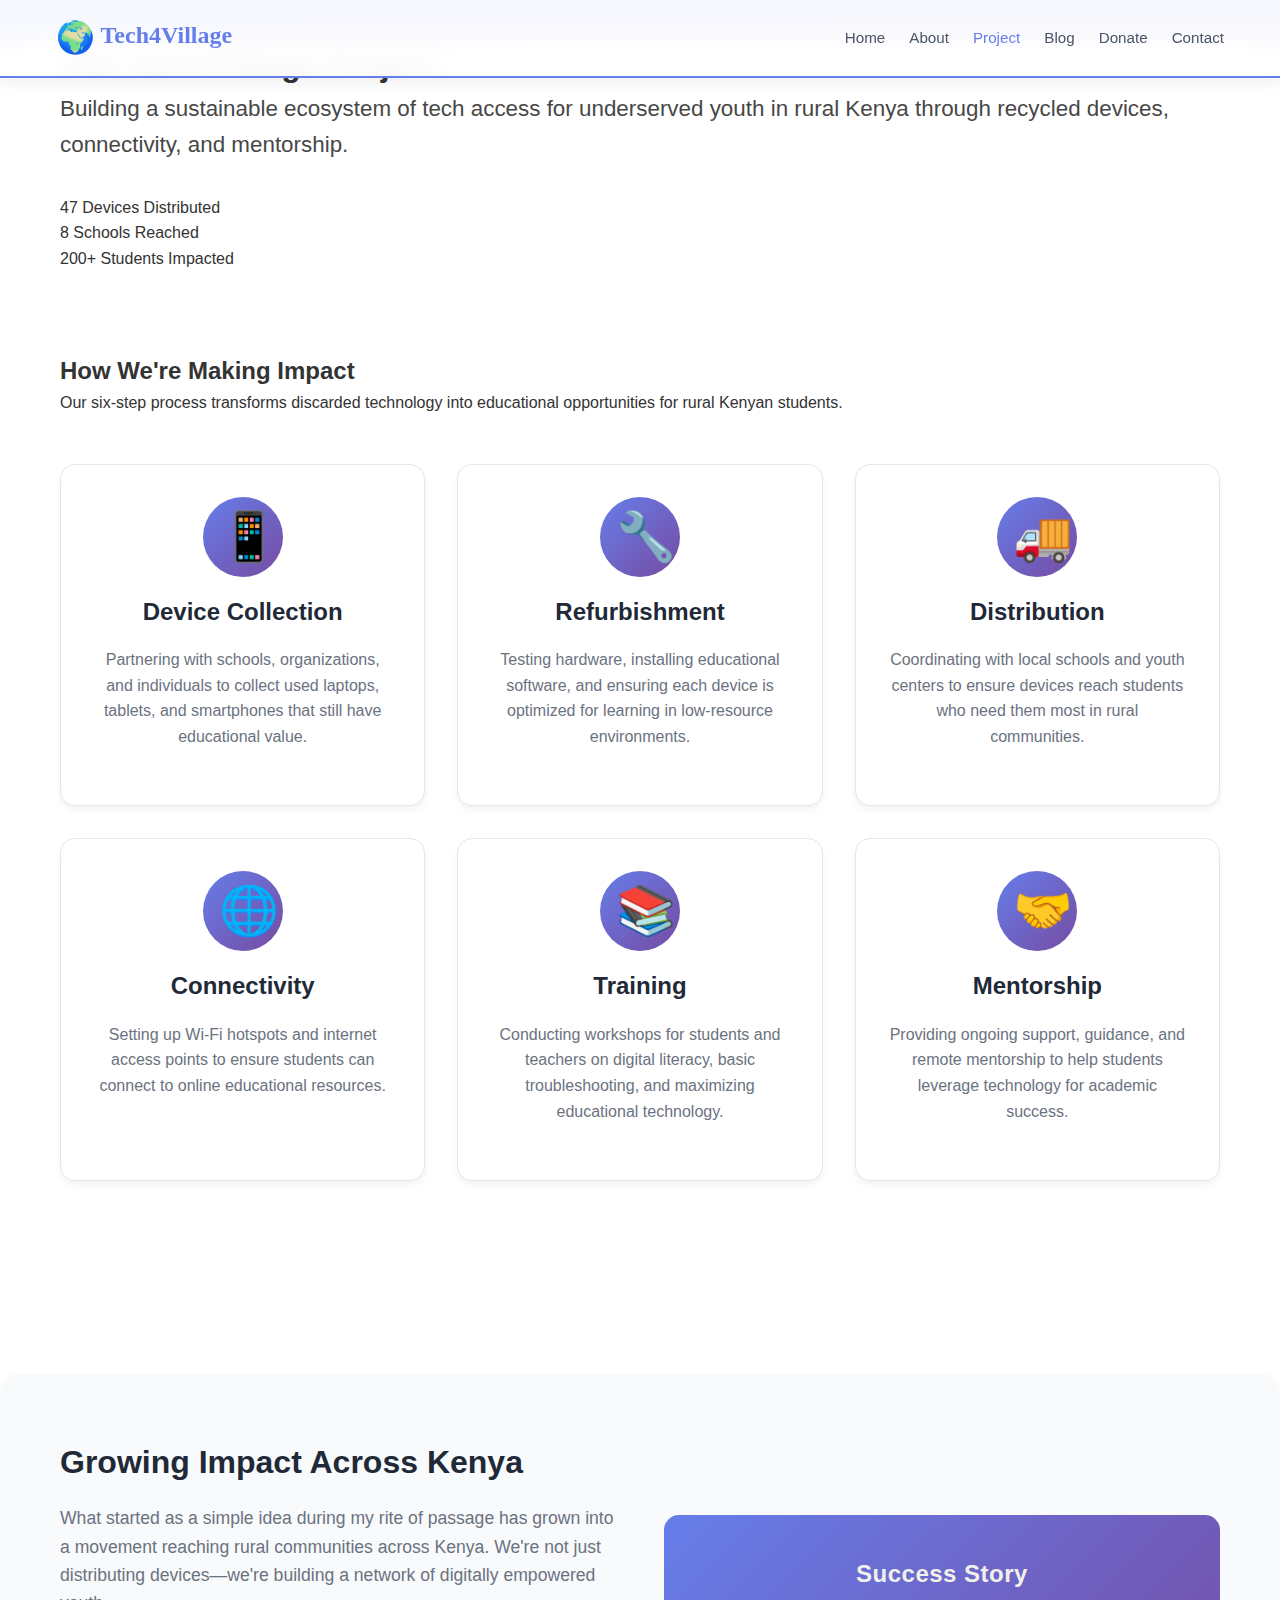
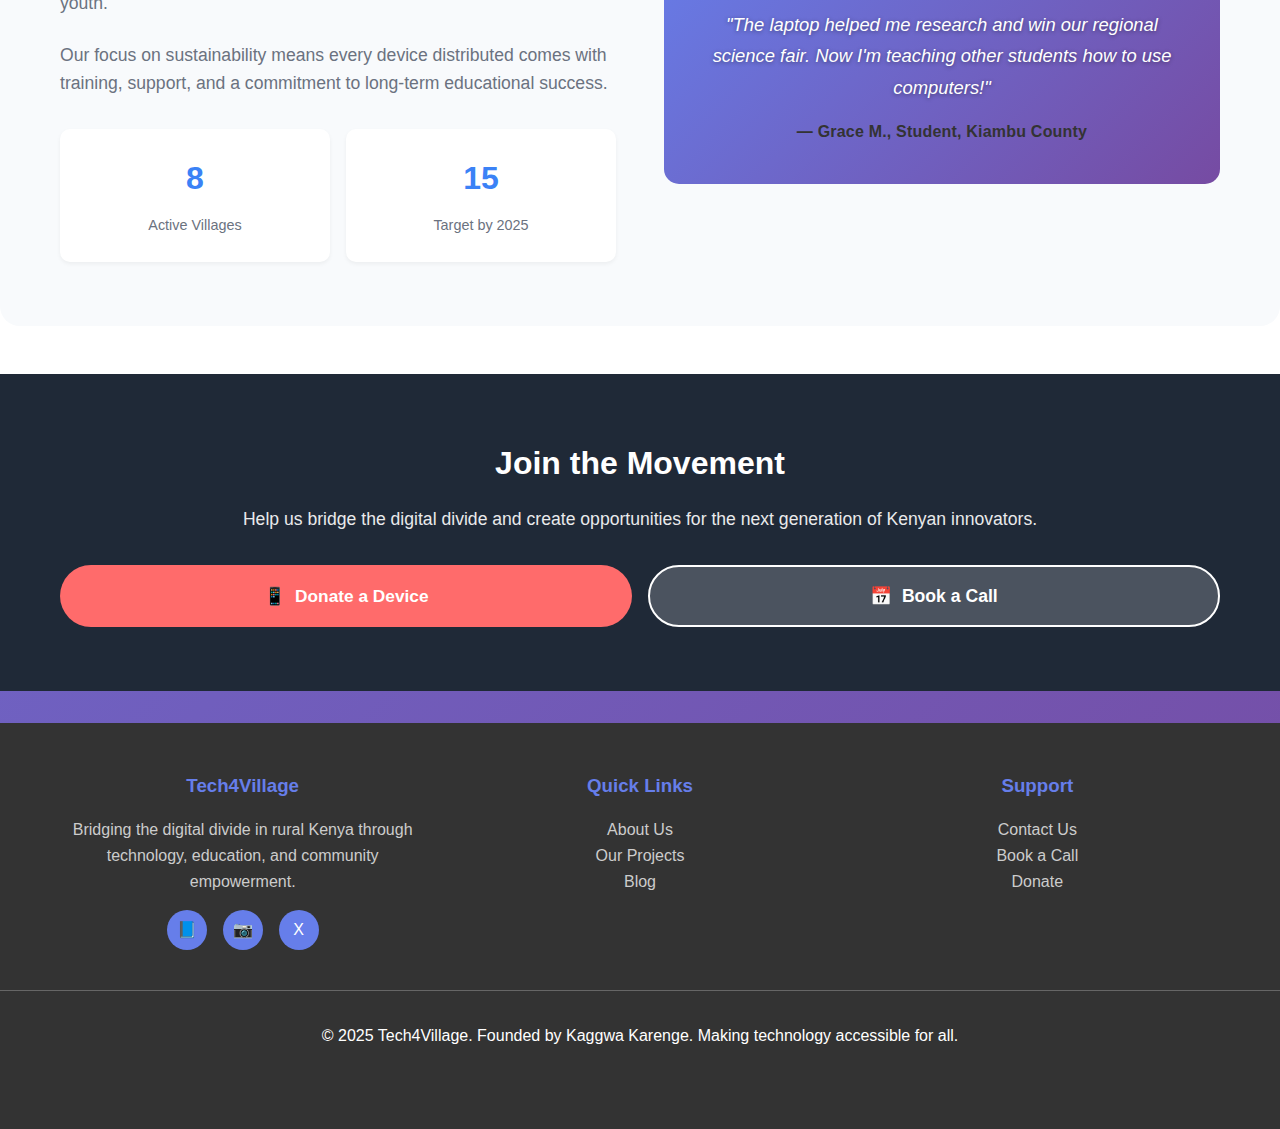
<file: project.html>
<!DOCTYPE html>
<html lang="en">
<head>
  <meta charset="UTF-8">
  <meta name="viewport" content="width=device-width, initial-scale=1.0">
  <title>Project – Tech4Village</title>
  <link rel="icon" type="image/png" href="favicon.png">
  <link rel="stylesheet" href="css/styles.css">
  <script src="js/script.js" defer></script>
</head>
<body>
  <!-- Navigation -->
  <nav>
    <div class="container nav-container">
      <a href="index.html" class="logo"><span style="font-size:1.3em;vertical-align:middle;">🌍</span> Tech4Village</a>
      <ul class="nav-links" id="navLinks">
        <li><a href="index.html">Home</a></li>
        <li><a href="about.html">About</a></li>
        <li><a href="project.html" class="active">Project</a></li>
        <li><a href="blog.html">Blog</a></li>
        <li><a href="donate.html">Donate</a></li>
        <li><a href="contact.html">Contact</a></li>
      </ul>
      <div class="mobile-menu" id="mobileMenuBtn">☰</div>
    </div>
  </nav>

  <div class="main-content">
    <!-- Hero Section -->
    <section class="hero-section">
      <div class="container">
        <div class="hero-content">
          <h1 class="hero-title">The Tech4Village Project</h1>
          <p class="hero-subtitle">Building a sustainable ecosystem of tech access for underserved youth in rural Kenya through recycled devices, connectivity, and mentorship.</p>
          
          <div class="impact-stats">
            <div class="stat-item">
              <span class="stat-number">47</span>
              <span class="stat-label">Devices Distributed</span>
            </div>
            <div class="stat-item">
              <span class="stat-number">8</span>
              <span class="stat-label">Schools Reached</span>
            </div>
            <div class="stat-item">
              <span class="stat-number">200+</span>
              <span class="stat-label">Students Impacted</span>
            </div>
          </div>
        </div>
      </div>
    </section>

    <!-- Project Process -->
    <section class="project-section">
      <div class="container">
        <div class="section-header">
          <h2 class="section-title">How We're Making Impact</h2>
          <p class="section-description">Our six-step process transforms discarded technology into educational opportunities for rural Kenyan students.</p>
        </div>

        <div class="project-grid">
          <div class="project-card">
            <div class="project-icon">📱</div>
            <h3>Device Collection</h3>
            <p>Partnering with schools, organizations, and individuals to collect used laptops, tablets, and smartphones that still have educational value.</p>
          </div>
          
          <div class="project-card">
            <div class="project-icon">🔧</div>
            <h3>Refurbishment</h3>
            <p>Testing hardware, installing educational software, and ensuring each device is optimized for learning in low-resource environments.</p>
          </div>
          
          <div class="project-card">
            <div class="project-icon">🚚</div>
            <h3>Distribution</h3>
            <p>Coordinating with local schools and youth centers to ensure devices reach students who need them most in rural communities.</p>
          </div>
          
          <div class="project-card">
            <div class="project-icon">🌐</div>
            <h3>Connectivity</h3>
            <p>Setting up Wi-Fi hotspots and internet access points to ensure students can connect to online educational resources.</p>
          </div>
          
          <div class="project-card">
            <div class="project-icon">📚</div>
            <h3>Training</h3>
            <p>Conducting workshops for students and teachers on digital literacy, basic troubleshooting, and maximizing educational technology.</p>
          </div>
          
          <div class="project-card">
            <div class="project-icon">🤝</div>
            <h3>Mentorship</h3>
            <p>Providing ongoing support, guidance, and remote mentorship to help students leverage technology for academic success.</p>
          </div>
        </div>
      </div>
    </section>

    <!-- Impact Section -->
    <section class="impact-section">
      <div class="container">
        <div class="impact-content">
          <div class="impact-text">
            <h3>Growing Impact Across Kenya</h3>
            <p>What started as a simple idea during my rite of passage has grown into a movement reaching rural communities across Kenya. We're not just distributing devices—we're building a network of digitally empowered youth.</p>
            <p>Our focus on sustainability means every device distributed comes with training, support, and a commitment to long-term educational success.</p>
            
            <div class="impact-metrics">
              <div class="metric-item">
                <span class="metric-number">8</span>
                <span class="metric-label">Active Villages</span>
              </div>
              <div class="metric-item">
                <span class="metric-number">15</span>
                <span class="metric-label">Target by 2025</span>
              </div>
            </div>
          </div>
          
          <div class="stories-carousel">
            <div class="success-story story-slide active">
            <h4>Success Story</h4>
            <p class="testimonial-text">"The laptop helped me research and win our regional science fair. Now I'm teaching other students how to use computers!"</p>
            <p class="testimonial-author">— Grace M., Student, Kiambu County</p>
            </div>

            <div class="success-story story-slide">
              <h4>Success Story</h4>
              <p class="testimonial-text">"With the Wi-Fi hotspot, our entire school now has access to online resources. Students are more engaged and our test scores have improved significantly."</p>
              <p class="testimonial-author">— Mr. James O., Headteacher, Nakuru County</p>
            </div>

            <div class="success-story story-slide">
              <h4>Success Story</h4>
              <p class="testimonial-text">"I learned coding through the laptop program. Now I'm building websites for local businesses and earning money to support my education."</p>
              <p class="testimonial-author">— John K., Student, Machakos County</p>
            </div>

            <div class="success-story story-slide">
              <h4>Success Story</h4>
              <p class="testimonial-text">"As a girl in tech, the mentorship program gave me confidence. I'm now leading our school's tech club and inspiring other girls to join STEM."</p>
              <p class="testimonial-author">— Sarah N., Student, Meru County</p>
            </div>

            <div class="success-story story-slide">
              <h4>Success Story</h4>
              <p class="testimonial-text">"The devices don't just help students - they help entire families. Parents are learning digital skills from their children. It's transforming our village."</p>
              <p class="testimonial-author">— Elder Mutua, Community Leader, Kitui County</p>
            </div>

            <div class="success-story story-slide">
              <h4>Success Story</h4>
              <p class="testimonial-text">"Through Tech4Village's program, I discovered my passion for technology. I'm now preparing to study Computer Science at university."</p>
              <p class="testimonial-author">— Michael W., Student, Nyeri County</p>
            </div>
          </div>
        </div>
      </div>
    </section>

    <!-- Call to Action -->
    <section class="cta-section">
      <div class="container">
        <div class="cta-content">
          <h3>Join the Movement</h3>
          <p>Help us bridge the digital divide and create opportunities for the next generation of Kenyan innovators.</p>
          
          <div class="cta-buttons">
            <a href="donate.html" class="btn btn-primary">
              <span>📱</span>
              Donate a Device
            </a>
            <a href="javascript:void(0)" onclick="bookCall()" class="btn btn-secondary">
              <span>📅</span>
              Book a Call
            </a>
          </div>
        </div>
      </div>
    </section>
  </div>

  <!-- Footer -->
  <footer>
        <div class="container footer-content">
            <div class="footer-section">
                <h3>Tech4Village</h3>
                <p>Bridging the digital divide in rural Kenya through technology, education, and community empowerment.</p>
                <div class="social-links">
          <a href="#" title="Facebook">📘</a>
          <a href="#" title="Instagram">📷</a>
          <a href="#" title="X">X</a>
                </div>
            </div>
            <div class="footer-section">
                <h3>Quick Links</h3>
                <p><a href="about.html">About Us</a></p>
                <p><a href="project.html">Our Projects</a></p>
                <p><a href="blog.html">Blog</a></p>
            </div>
            <div class="footer-section">
                <h3>Support</h3>
                <p><a href="contact.html">Contact Us</a></p>
        <p><a href="javascript:void(0)" onclick="bookCall()">Book a Call</a></p>
        <p><a href="javascript:void(0)" onclick="showDonationOptions()">Donate</a></p>
            </div>
        </div>
    <div style="border-top:1px solid #666;padding:2rem 0;text-align:center;">
      <p>&copy; 2025 Tech4Village. Founded by Kaggwa Karenge. Making technology accessible for all.</p>
        </div>
  </footer>
</body>
</html>
</file>
<file: css/styles.css>
* {
            margin: 0;
            padding: 0;
            box-sizing: border-box;
        }

        body {
            font-family: 'Segoe UI', Tahoma, Geneva, Verdana, sans-serif;
            line-height: 1.6;
            color: #333;
            background: linear-gradient(135deg, #667eea 0%, #764ba2 100%);
            min-height: 100vh;
        }

/* Container */
        .container {
            max-width: 1200px;
            margin: 0 auto;
            padding: 0 20px;
        }

/* Navigation Styles */
    nav {
      background: rgba(255, 255, 255, 0.95);
      backdrop-filter: blur(10px);
      position: fixed;
      width: 100%;
      top: 0;
      z-index: 1000;
  padding: 0.8rem 0;
      box-shadow: 0 2px 20px rgba(0, 0, 0, 0.1);
    }

    .nav-container {
      display: flex;
      justify-content: space-between;
      align-items: center;
  padding: 0 1rem;
    }

    .logo {
  font-size: 1.5rem;
      font-weight: 700;
      color: #667eea;
      text-decoration: none;
      font-family: 'Playfair Display', serif;
    }

    .nav-links {
      display: flex;
      list-style: none;
  gap: 1.5rem;
  margin: 0;
  padding: 0;
    }

    .nav-links a {
      text-decoration: none;
      color: #4a5568;
      font-weight: 500;
      transition: color 0.3s;
      font-size: 0.95rem;
  padding: 0.5rem 0;
    }

.nav-links a:hover,
.nav-links a.active {
      color: #667eea;
    }

    .nav-links a.active::after {
      content: '';
      position: absolute;
  bottom: -2px;
      left: 0;
      width: 100%;
      height: 2px;
      background: #667eea;
    }

    .mobile-menu {
      display: none;
      cursor: pointer;
      font-size: 1.5rem;
  padding: 0.3rem;
  color: #667eea;
  transition: all 0.3s ease;
  -webkit-tap-highlight-color: transparent;
}

@media (max-width: 768px) {
  .nav-container {
    padding: 0 1rem;
  }

  .mobile-menu {
    display: block;
  }

  .nav-links {
    display: none;
    position: absolute;
    top: 100%;
    left: 0;
    width: 100%;
    background: rgba(255, 255, 255, 0.98);
    padding: 0;
    flex-direction: column;
    gap: 0;
    box-shadow: 0 4px 6px rgba(0, 0, 0, 0.1);
  }

  .nav-links.active {
    display: flex;
  }

  .nav-links li {
    width: 100%;
  }

  .nav-links a {
    display: block;
    padding: 0.8rem 1.5rem;
    border-bottom: 1px solid rgba(0, 0, 0, 0.05);
  }

  .nav-links a:hover,
  .nav-links a.active {
    background: rgba(102, 126, 234, 0.1);
  }

  .nav-links a.active::after {
    display: none;
  }
    }

        /* Hero Section */
        .hero {
            background: linear-gradient(135deg, #667eea 0%, #764ba2 100%);
            color: white;
            padding: 120px 0 80px;
            position: relative;
            overflow: hidden;
            min-height: 100vh;
            display: flex;
            align-items: center;
        }

        .hero::before {
            content: '';
            position: absolute;
            top: 0;
            left: 0;
            right: 0;
            bottom: 0;
            background: url('data:image/svg+xml,<svg xmlns="http://www.w3.org/2000/svg" viewBox="0 0 1440 320"><path fill="rgba(255,255,255,0.1)" d="M0,192L48,208C96,224,192,256,288,245.3C384,235,480,181,576,181.3C672,181,768,235,864,245.3C960,256,1056,224,1152,197.3C1248,171,1344,149,1392,138.7L1440,128L1440,320L1392,320C1344,320,1248,320,1152,320C1056,320,960,320,864,320C768,320,672,320,576,320C480,320,384,320,288,320C192,320,96,320,48,320L0,320Z"></path></svg>') bottom;
            background-size: cover;
        }

        .hero-container {
            display: grid;
            grid-template-columns: 1fr 1fr;
            gap: 4rem;
            align-items: center;
            position: relative;
            z-index: 2;
        }

        .hero-content {
            text-align: left;
        }

        .hero h1 {
            font-size: 3.5rem;
            margin-bottom: 1rem;
            animation: fadeInUp 1s ease-out;
        }

        .hero-subtitle {
            font-size: 1.4rem;
            margin-bottom: 2rem;
            opacity: 0.9;
            animation: fadeInUp 1s ease-out 0.3s both;
        }

        .hero-quote {
            font-size: 1.2rem;
            font-style: italic;
            margin: 0 0 3rem;
            opacity: 0.9;
            animation: fadeInUp 1s ease-out 0.6s both;
        }

        .cta-buttons {
            display: flex;
            gap: 1rem;
            flex-wrap: wrap;
            animation: fadeInUp 1s ease-out 0.9s both;
        }

        .hero-image {
            position: relative;
            animation: fadeInRight 1s ease-out 0.3s both;
        }

        .hero-image img {
            width: 100%;
            height: auto;
            border-radius: 20px;
            box-shadow: 0 20px 40px rgba(0, 0, 0, 0.3);
        }

        /* Buttons */
        .btn {
            padding: 15px 30px;
            border: none;
            border-radius: 50px;
            font-size: 1.1rem;
            font-weight: 600;
            cursor: pointer;
            transition: all 0.3s;
            text-decoration: none;
            display: inline-block;
        }

        .btn-primary {
            background: #ff6b6b;
            color: white;
            
        }

        .btn-primary:hover {
            background: #ff5252;
            transform: translateY(-2px);
            box-shadow: 0 10px 25px rgba(255, 107, 107, 0.3);
        }

        .btn-secondary {
            background: rgba(255, 255, 255, 0.2);
            color: white;
            border: 2px solid white;
        }

        .btn-secondary:hover {
            background: white;
            color: #667eea;
            transform: translateY(-2px);
        }

        /* Impact Counter */
        .impact-counter {
            background: rgba(255, 255, 255, 0.1);
            padding: 2rem;
            border-radius: 15px;
            margin-top: 3rem;
            backdrop-filter: blur(10px);
            grid-column: 1 / -1;
        }

        .counter-grid {
            display: grid;
            grid-template-columns: repeat(auto-fit, minmax(200px, 1fr));
            gap: 2rem;
            text-align: center;
        }

        .counter-item h3 {
            font-size: 2.5rem;
            margin-bottom: 0.5rem;
            color: #ffd700;
        }

        .counter-item p {
            font-size: 1.1rem;
            opacity: 0.9;
        }

        /* Main Content */
        .main-content {
            background: white;
            margin-top: -50px;
            border-radius: 20px 20px 0 0;
            position: relative;
            z-index: 1;
        }

        .section {
            padding: 4rem 0;
        }

        .section h2 {
            font-size: 2.5rem;
            margin-bottom: 2rem;
            color: #333;
            text-align: center;
        }

        .section-content {
            max-width: 1000px;
            margin: 0 auto;
        }

        /* Project Cards */
        .project-grid {
            display: grid;
            grid-template-columns: repeat(3, 1fr);
            gap: 2rem;
            margin-top: 3rem;
        }

        .project-card {
            background: linear-gradient(135deg, #f8f9ff 0%, #e8f0ff 100%);
            padding: 2.5rem;
            border-radius: 20px;
            text-align: center;
            transition: all 0.3s ease;
            box-shadow: 0 5px 20px rgba(0, 0, 0, 0.1);
            border: 1px solid rgba(102, 126, 234, 0.1);
        }

        .project-card:hover {
            transform: translateY(-10px);
            box-shadow: 0 15px 40px rgba(102, 126, 234, 0.2);
        }

        .project-icon {
            font-size: 3rem;
            margin-bottom: 1.5rem;
            display: inline-block;
            padding: 1rem;
            background: linear-gradient(135deg, #667eea, #764ba2);
            border-radius: 50%;
            color: white;
            width: 80px;
            height: 80px;
            line-height: 1;
            display: flex;
            align-items: center;
            justify-content: center;
            margin: 0 auto 1.5rem;
        }

        .project-card h3 {
            font-size: 1.5rem;
            margin-bottom: 1rem;
            color: #333;
            font-weight: 600;
        }

        .project-card p {
            color: #666;
            margin-bottom: 1.5rem;
            font-size: 1.1rem;
        }

        .project-features {
            list-style: none;
            text-align: left;
            margin-bottom: 2rem;
        }

        .project-features li {
            padding: 0.5rem 0;
            color: #555;
            position: relative;
            padding-left: 1.5rem;
        }

        .project-features li:before {
            content: '✓';
            position: absolute;
            left: 0;
            color: #667eea;
            font-weight: bold;
        }

        .project-stats {
            background: rgba(102, 126, 234, 0.1);
            padding: 1rem;
            border-radius: 10px;
            margin-top: 1rem;
        }

        .project-stats strong {
            color: #667eea;
            font-size: 1.2rem;
        }

/* Footer */
footer {
  background:#333;color:white;text-align:center;
  padding:3rem 0;margin-top:2rem;
}
.footer-content {
  display:grid;
  grid-template-columns:repeat(auto-fit,minmax(250px,1fr));
  gap:2rem;margin-bottom:1rem;
}
.footer-section h3 { margin-bottom:1rem;color:#667eea; }
.footer-section p,
.footer-section a { color:#ccc;text-decoration:none; }
.footer-section a:hover { color:white; }
.social-links {
  display:flex;gap:1rem;justify-content:center;margin-top:1rem;
}
.social-links a {
  width:40px;height:40px;background:#667eea;color:white;
  text-align:center;line-height:40px;border-radius:50%;
  transition:background .3s;
}
.social-links a:hover { background:#ff6b6b; }


/* ─── Animations ─── */
@keyframes fadeInUp {
  from { opacity:0; transform:translateY(30px); }
  to   { opacity:1; transform:translateY(0); }
}

/* ─── Responsive ─── */
/* @media (max-width:992px) {
  .nav-links { display:none; }
  .mobile-menu { display:flex; }
} */
@media (max-width:800px) {
  .hero-container { grid-template-columns:1fr; }
  .hero-content h1,
  .hero-subtitle,
  .hero-quote,
  .btn-secondary {
    color: #000 !important;
    border-color: #000 !important;
  }
  .btn-secondary:hover {
    background:#000; color:#fff !important;
  }
  .hero-image { display:none; }
  .project-grid { grid-template-columns:repeat(2,1fr); }
  .counter-grid { grid-template-columns:repeat(2,1fr); }
}
@media (max-width:600px) {
  .hero {
    background: url('../images/hero.jpeg') center center/cover no-repeat !important;
    min-height: 100vh;
    padding: 0 !important;
    display: flex;
    align-items: flex-start;
    position: relative;
  }
  .hero-container {
    display: block;
    padding-top: 10px;
    position: relative;
    z-index: 2;
  }
  .hero-content {
    padding: 1.5rem 1rem 0 1rem;
    text-align: left;
    color: #fff;
    text-shadow: 0 2px 8px rgba(0,0,0,0.25);
  }
  .hero-content h1 {
    font-size: 1.5rem;
    margin-bottom: 0.5rem;
    color: #fff;
  }
  .hero-subtitle {
    font-size: 1rem;
    margin-bottom: 0.7rem;
    color: #fff;
  }
  .hero-quote {
    font-size: 0.95rem;
    margin-bottom: 1.2rem;
    color: #fff;
    font-style: italic;
  }
  .cta-buttons {
    display: flex;
    flex-direction: column;
    gap: 0.7rem;
    align-items: flex-start;
    margin-bottom: 1.2rem;
  }
  .impact-counter {
    background: rgba(30,30,40,0.45);
    border-radius: 18px;
    margin: 0 0.5rem 0 0.5rem;
    padding: 1.5rem 0.5rem 1.2rem 0.5rem;
    box-shadow: 0 4px 24px rgba(0,0,0,0.18);
    position: relative;
    z-index: 2;
    text-align: center;
    margin-top: 0.5rem;
  }
  .counter-grid {
    display: grid;
    grid-template-columns: 1fr 1fr;
    gap: 1.2rem 0.5rem;
  }
  .counter-item h3 {
    font-size: 1.7rem;
    color: #ffd700;
    margin-bottom: 0.2rem;
  }
  .counter-item p {
    font-size: 0.95rem;
    color: #fff;
    margin-bottom: 0;
  }
  .main-content {
    background: #fff;
    border-radius: 24px 24px 0 0;
    margin-top: -18px;
    box-shadow: 0 -2px 16px rgba(0,0,0,0.07);
    position: relative;
    z-index: 3;
    padding-bottom: 2rem;
  }
  .main-content .section {
    padding: 2.2rem 0 1.2rem 0;
  }
  .main-content h2 {
    font-size: 1.3rem;
    margin-bottom: 0.7rem;
    text-align: center;
  }
  .main-content p {
    font-size: 1rem;
    text-align: center;
  }
}

/* ─── Universal CTA button sizing ─────────────────────────── */
.cta-buttons .btn{

  flex:1 1 220px;         
  display:flex;
  align-items:center;
  justify-content:center;
  gap:.6rem;               
  text-align:center;
}


@media (max-width:768px){
  .cta-buttons{
    flex-direction:column;
    align-items:center;
  }
  .cta-buttons .btn{
    flex:0 0 auto;      
    width:100%;
    max-width:300px;
  }
}




    /* ─── Animations ─── */
    @keyframes fadeInUp {
      from { opacity: 0; transform: translateY(30px); }
      to { opacity: 1; transform: translateY(0); }
    }
    @keyframes fadeInRight {
      from { opacity: 0; transform: translateX(30px); }
      to { opacity: 1; transform: translateX(0); }
    }

    /* Mobile Responsiveness */
    @media (max-width: 800px) {
      .container {
        padding: 0 20px;
      }

      .nav-links {
        display: none;
        position: absolute;
        top: 100%;
        left: 0;
        width: 100%;
        background: rgba(255, 255, 255, 0.95);
        backdrop-filter: blur(10px);
        padding: 1rem 0;
        box-shadow: 0 2px 20px rgba(0, 0, 0, 0.1);
        flex-direction: column;
        gap: 1rem;
        text-align: center;
      }

      .nav-links.active {
        display: flex;
      }
      .mobile-menu {
        display: block;
      }

            .hero {
                padding: 20px 0 60px;
                background-image: url('images/hero.jpeg');
                background-size: cover;
                background-position: center;
                background-blend-mode: overlay;
            }

            .hero-container {
                grid-template-columns: 1fr;
                gap: 2rem;
                text-align: center;
            }

            .hero-content {
                text-align: center;
            }

            .hero h1 {
                font-size: 2.5rem;
            }

            .hero-subtitle {
                font-size: 1.2rem;
            }

            .hero-image {
                display: none;
            }

            .cta-buttons {
                justify-content: center;
            }

            .project-grid {
                grid-template-columns: 1fr;
                gap: 1.5rem;
            }

            .counter-grid {
                grid-template-columns: repeat(2, 1fr);
            }

            .section {
                padding: 2rem 0;
            }

            .section h2 {
                font-size: 2rem;
            }
        }

        @media (max-width: 480px) {
            .container {
                padding: 0 15px;
            }

            .hero h1 {
                font-size: 2rem;
            }

            .hero-subtitle {
                font-size: 1rem;
            }

            .hero-quote {
                font-size: 1rem;
            }

            .btn {
                padding: 12px 24px;
                font-size: 1rem;
            }

            .cta-buttons {
                flex-direction: column;
                align-items: center;
            }

            .counter-grid {
                grid-template-columns: 1fr;
                gap: 1rem;
            }

            .counter-item h3 {
                font-size: 2rem;
            }
        }

/* Responsive footer columns for mobile */
.footer-content {
  display: flex;
  flex-wrap: wrap;
  gap: 2rem;
}
.footer-section {
  flex: 1 1 200px;
  min-width: 180px;
  margin-bottom: 1.5rem;
}
@media (max-width: 700px) {
  .footer-content {
    display: grid;
    grid-template-columns: 1fr 1fr;
    gap: 1.2rem;
  }
  .footer-section {
    min-width: 0;
    margin-bottom: 1.2rem;
  }
  .footer-section:first-child {
    grid-column: 1 / -1;
  }
}

/* Hero image background and overlay for mobile */
@media (max-width: 800px) {
  .hero {
    background: url('../images/hero.jpeg') center center/cover no-repeat !important;
    position: relative;
    color: #000 !important;
    padding: 70px 0 50px !important;
  }
  .hero::after {
    content: '';
    position: absolute;
    top: 0; left: 0; right: 0; bottom: 0;
    background: rgba(0,0,0,0.45);
    z-index: 1;
  }
  .hero-container, .hero-content, .hero-content h1, .hero-subtitle, .hero-quote, .btn-secondary {
    color: #fff !important;
    border-color: #fff !important;
    position: relative;
    z-index: 2;
  }
  .btn-secondary:hover {
    background:#fff; color:#667eea !important;
  }
  .hero-image { display:none; }
  .cta-buttons { justify-content: center; }
  .hero h1 { font-size: 2.1rem; }
  .hero-subtitle { font-size: 1.1rem; }
  .hero-quote { font-size: 1rem; }
}

@media (max-width: 820px) and (min-width: 750px) {
  .hero {
    padding-top: 130px !important;
    padding-bottom: 60px !important;
  }
}
@media (max-width: 710px) {
  .hero {
    padding-top: 120px !important;
  }
}

/* --- About Page Specific Styles --- */
.main-content {
  background: white;
  margin-top: 40px;
  border-radius: 20px 20px 0 0;
  position: relative;
  z-index: 1;
}
.section {
  padding: 5rem 0;
}
.section h2 {
  font-size: 3rem;
  margin-bottom: 1rem;
  color: #1a202c;
  text-align: center;
  font-family: 'Playfair Display', serif;
  font-weight: 600;
  line-height: 1.2;
}
.section-subtitle {
  text-align: center;
  font-size: 1.2rem;
  color: #718096;
  margin-bottom: 4rem;
  font-weight: 300;
}
.section-content {
  max-width: 1200px;
  margin: 0 auto;
}
.about-hero {
  display: flex;
  align-items: center;
  justify-content: center;
  margin-bottom: 4rem;
}
.profile-pic {
  width: 280px;
  height: 280px;
  border-radius: 50%;
  background: linear-gradient(135deg, #667eea, #764ba2);
  display: flex;
  align-items: center;
  justify-content: center;
  color: white;
  font-size: 1.5rem;
  box-shadow: 0 20px 60px rgba(102, 126, 234, 0.3);
  overflow: hidden;
  position: relative;
  transition: transform 0.3s ease;
}
.profile-pic:hover {
  transform: scale(1.05);
}
.profile-pic img {
  width: 100%;
  height: 100%;
  object-fit: cover;
  border-radius: 50%;
}
.about-content {
  display: grid;
  grid-template-columns: 1fr 1fr;
  gap: 3rem;
  align-items: start;
  margin-bottom: 4rem;
}
.about-text {
  font-size: 1.125rem;
  line-height: 1.8;
  font-weight: 400;
}
.about-text p {
  margin-bottom: 1.8rem;
  color: #4a5568;
}
.about-text p:first-child::first-letter {
  font-size: 3.5rem;
  font-weight: 600;
  line-height: 1;
  float: left;
  margin: 0.1rem 0.5rem 0 0;
  color: #667eea;
  font-family: 'Playfair Display', serif;
}
.about-images {
  display: grid;
  grid-template-columns: 1fr 1fr;
  gap: 1.5rem;
}
.gallery-item {
  width: 100%;
  height: 220px;
  border-radius: 20px;
  overflow: hidden;
  cursor: pointer;
  border: 3px solid transparent;
  transition: all 0.4s ease;
  box-shadow: 0 8px 25px rgba(102, 126, 234, 0.15);
  position: relative;
}
.gallery-item:hover {
  transform: translateY(-8px);
  box-shadow: 0 20px 40px rgba(102, 126, 234, 0.3);
  border-color: #667eea;
}
.gallery-item img {
  width: 100%;
  height: 100%;
  object-fit: cover;
  transition: transform 0.4s ease;
}
.gallery-item:hover img {
  transform: scale(1.1);
}
.gallery-item::after {
  content: '';
  position: absolute;
  top: 0;
  left: 0;
  right: 0;
  bottom: 0;
  background: linear-gradient(45deg, rgba(102, 126, 234, 0.1), rgba(118, 75, 162, 0.1));
  opacity: 0;
  transition: opacity 0.3s ease;
}
.gallery-item:hover::after {
  opacity: 1;
}
.center-image {
  grid-column: 1 / -1;
  height: 280px;
  margin-top: 1.5rem;
  border-radius: 25px;
}
/* Timeline */
.timeline {
  margin-top: 5rem;
  position: relative;
}
.timeline::before {
  content: '';
  position: absolute;
  left: 50%;
  top: 0;
  bottom: 0;
  width: 3px;
  background: linear-gradient(135deg, #667eea, #764ba2);
  transform: translateX(-50%);
  border-radius: 2px;
}
.timeline-item {
  display: flex;
  align-items: center;
  margin-bottom: 3rem;
  padding: 2.5rem;
  background: #f8fafc;
  border-radius: 20px;
  border-left: 4px solid;
  border-image: linear-gradient(135deg, #667eea, #764ba2) 1;
  transition: all 0.4s ease;
  position: relative;
  width: 45%;
  cursor: pointer;
}
.timeline-item:nth-child(odd) {
  margin-left: 0;
  margin-right: auto;
}
.timeline-item:nth-child(even) {
  margin-left: auto;
  margin-right: 0;
  background: #e6f3ff;
}
.timeline-item::before {
  content: '';
  position: absolute;
  width: 24px;
  height: 24px;
  background: #667eea;
  border-radius: 50%;
  top: 50%;
  transform: translateY(-50%);
  border: 4px solid white;
  box-shadow: 0 0 0 4px #667eea;
}
.timeline-item:nth-child(odd)::before {
  right: -39px;
}
.timeline-item:nth-child(even)::before {
  left: -39px;
}
.timeline-year {
  font-weight: 600;
  color: #667eea;
  min-width: 110px;
  margin-right: 1.5rem;
  font-size: 1.1rem;
}
.timeline-content {
  flex-grow: 1;
}
.timeline-content strong {
  font-weight: 600;
  color: #1a202c;
  font-size: 1.1rem;
}
.timeline-icon {
  margin-right: 0.8rem;
  font-size: 1.3rem;
}
.timeline-details {
  display: none;
  margin-top: 1.2rem;
  padding: 1.2rem;
  background: rgba(255, 255, 255, 0.95);
  border-radius: 12px;
  color: #4a5568;
  font-size: 0.95rem;
  line-height: 1.7;
  border: 1px solid rgba(102, 126, 234, 0.1);
  transition: all 0.3s ease;
}

.timeline-item:hover {
  transform: translateY(-8px);
  box-shadow: 0 15px 35px rgba(102, 126, 234, 0.25);
  background: #fff;
  z-index: 2;
}

.timeline-item:hover .timeline-details {
  display: block;
  animation: slideDown 0.4s ease-out;
}
/* Lightbox */
.lightbox {
  display: none;
  position: fixed;
  top: 0;
  left: 0;
  width: 100%;
  height: 100%;
  background: rgba(0, 0, 0, 0.9);
  z-index: 10000;
  align-items: center;
  justify-content: center;
  animation: fadeIn 0.3s ease-out;
}
.lightbox.active {
  display: flex;
}
.lightbox-img {
  max-width: 90%;
  max-height: 90%;
  border-radius: 15px;
  box-shadow: 0 10px 50px rgba(0, 0, 0, 0.5);
}
.lightbox-caption {
  color: white;
  text-align: center;
  margin-top: 1rem;
  font-size: 1.2rem;
  position: absolute;
  bottom: 10%;
  left: 50%;
  transform: translateX(-50%);
  font-weight: 500;
}
.lightbox-close {
  position: absolute;
  top: 30px;
  right: 30px;
  font-size: 2rem;
  color: white;
  background: none;
  border: none;
  cursor: pointer;
  padding: 12px;
  border-radius: 50%;
  background: rgba(255, 255, 255, 0.15);
  transition: all 0.3s ease;
}
.lightbox-close:hover {
  background: rgba(255, 255, 255, 0.25);
  transform: scale(1.1);
}
@media (max-width: 768px) {
  .section {
    padding: 3rem 0;
  }
  .section h2 {
    font-size: 2.5rem;
    margin-bottom: 0.8rem;
  }
  .section-subtitle {
    font-size: 1.1rem;
    margin-bottom: 3rem;
  }
  .profile-pic {
    width: 180px;
    height: 180px;
    margin-bottom: 1.5rem;
  }
  .about-content {
    grid-template-columns: 1fr;
    gap: 2rem;
    text-align: left;
  }
  .about-text {
    font-size: 1.1rem;
    order: 2;
  }
  .about-text p:first-child::first-letter {
    font-size: 3rem;
    margin: 0.05rem 0.4rem 0 0;
  }
  .about-images {
    order: 3;
    grid-template-columns: 1fr;
    gap: 1.2rem;
    margin-top: 1.5rem;
  }
  .gallery-item {
    height: 200px;
    border-radius: 15px;
  }
  .center-image {
    height: 220px;
    margin-top: 0;
  }
  .timeline::before {
    left: 20px;
  }
  .timeline-item {
    width: 100%;
    margin-left: 40px;
    margin-right: 0;
    padding: 2rem;
  }
  .timeline-item::before {
    left: -39px;
  }
  .timeline-year {
    min-width: 90px;
    font-size: 1rem;
    margin-right: 1rem;
  }
  .timeline-content strong {
    font-size: 1rem;
  }
}
@media (max-width: 480px) {
  .section {
    padding: 2.5rem 0;
  }
  .section h2 {
    font-size: 2rem;
  }
  .profile-pic {
    width: 180px;
    height: 180px;
    font-size: 1.2rem;
  }
  .about-text {
    font-size: 1rem;
  }
  .about-text p:first-child::first-letter {
    font-size: 2.5rem;
    margin: 0.05rem 0.3rem 0 0;
  }
  .timeline-item {
    padding: 1.5rem;
    margin-left: 30px;
  }
  .timeline-item::before {
    left: -29px;
    width: 18px;
    height: 18px;
  }
  .timeline::before {
    left: 15px;
  }
  .timeline-year {
    min-width: 80px;
    font-size: 0.9rem;
  }
  .lightbox-close {
    top: 20px;
    right: 20px;
    font-size: 1.5rem;
    padding: 10px;
  }
}

/* Responsive, always-on hover effect for timeline items */
.timeline-item:hover, .timeline-item:focus {
  transform: translateY(-8px) scale(1.02);
  box-shadow: 0 15px 35px rgba(102, 126, 234, 0.25), 0 2px 8px rgba(0,0,0,0.07);
  background: #fff !important;
  z-index: 2;
}

@media (max-width: 800px) {
  .timeline-item:hover, .timeline-item:focus {
    transform: translateY(-4px) scale(1.01);
    box-shadow: 0 8px 18px rgba(102, 126, 234, 0.18), 0 1px 4px rgba(0,0,0,0.05);
    background: #fff !important;
  }
}
@media (max-width: 480px) {
  .timeline-item:hover, .timeline-item:focus {
    transform: translateY(-2px) scale(1.01);
    box-shadow: 0 4px 10px rgba(102, 126, 234, 0.13), 0 1px 2px rgba(0,0,0,0.03);
    background: #fff !important;
  }
}

/* Timeline hover and touch interactions */
@media (hover: hover) {
  .timeline-item:hover {
    transform: translateY(-8px);
    box-shadow: 0 15px 35px rgba(102, 126, 234, 0.25);
    background: #fff;
    z-index: 2;
  }

  .timeline-item:hover .timeline-details {
    display: block;
    animation: slideDown 0.4s ease-out;
  }
}

/* For touch devices */
.timeline-item.expanded {
  transform: translateY(-8px);
  box-shadow: 0 15px 35px rgba(102, 126, 234, 0.25);
  background: #fff;
  z-index: 2;
}

.timeline-item.expanded .timeline-details {
  display: block;
  animation: slideDown 0.4s ease-out;
}

/* Base timeline styles */
.timeline-details {
  display: none;
  margin-top: 1.2rem;
  padding: 1.2rem;
  background: rgba(255, 255, 255, 0.95);
  border-radius: 12px;
  color: #4a5568;
  font-size: 0.95rem;
  line-height: 1.7;
  border: 1px solid rgba(102, 126, 234, 0.1);
  transition: all 0.3s ease;
}

/* Touch device content indicator */
@media (hover: none) {
  .timeline-item::after {
    content: '👆 tap for details';
    position: absolute;
    bottom: 12px;
    right: 15px;
    font-size: 0.85rem;
    color: #667eea;
    opacity: 0.7;
    font-style: italic;
  }

  .timeline-item.expanded::after {
    content: '👆 tap to close';
  }

  /* Add subtle pulsing animation to draw attention */
  @keyframes subtlePulse {
    0% { opacity: 0.7; }
    50% { opacity: 0.4; }
    100% { opacity: 0.7; }
  }

  .timeline-item::after {
    animation: subtlePulse 2s ease-in-out infinite;
  }
}

/* Adjust spacing for the indicator */
@media (hover: none) {
  .timeline-content {
    padding-bottom: 1.5rem;
  }
}

@media (max-width: 768px) {
  .main-content {
    margin-top: 40px;
  }
  
  .section {
    padding: 4rem 0 3rem;
  }

  .section h2 {
    font-size: 2.2rem;
    margin-bottom: 0.8rem;
    padding-top: 1rem;
  }

  .section-subtitle {
    font-size: 1.1rem;
    margin-bottom: 2.5rem;
  }
}

@media (max-width: 480px) {
  .main-content {
    margin-top: 40px;
  }

  .section {
    padding: 2rem 0 2.5rem;
  }

  .section h2 {
    font-size: 1.8rem;
    margin-bottom: 0.6rem;
    padding-top: 1.5rem;
  }

  .section-subtitle {
    font-size: 1rem;
    margin-bottom: 2rem;
  }
}

@media (max-width: 768px) {
  .profile-pic {
    width: 180px;
    height: 180px;
    margin-bottom: 1.5rem;
  }

  .about-hero {
    margin-bottom: 2rem;
  }

  .section-subtitle {
    margin-bottom: 2rem;
  }

  .about-content {
    gap: 1.5rem;
  }

  .about-text {
    font-size: 1rem;
    line-height: 1.6;
  }

  .about-text p {
    margin-bottom: 1.2rem;
  }
}

@media (max-width: 480px) {
  .profile-pic {
    width: 150px;
    height: 150px;
    margin-bottom: 1rem;
  }

  .about-hero {
    margin-bottom: 1.5rem;
  }

  .section-subtitle {
    margin-bottom: 1.5rem;
  }

  .about-content {
    gap: 1rem;
  }

  .about-text p {
    margin-bottom: 1rem;
  }
}

@media (max-width: 594px) {
  .hero {
    padding: 40px 0 40px;
    min-height: 90vh;
  }

  .hero-content {
    padding-top: 0;
  }

  .hero h1 {
    font-size: 2.2rem;
    margin-bottom: 0.7rem;
  }

  .hero-subtitle {
    font-size: 1.1rem;
    margin-bottom: 1.2rem;
  }

  .hero-quote {
    font-size: 1rem;
    margin: 0 0 1.5rem;
    line-height: 1.5;
  }

  .cta-buttons {
    gap: 0.8rem;
    margin-top: 1.5rem;
  }

  .btn {
    padding: 12px 24px;
    font-size: 1rem;
  }

  .impact-counter {
    margin-top: 2rem;
    padding: 1.5rem 1rem;
  }
}

@media (min-width: 800px) and (max-width: 900px) {
  .hero h1 {
    font-size: 3.2rem;
    margin-bottom: 1.5rem;
    grid-column: 1 / -1;  
  }

  .hero-container {
    display: grid;
    grid-template-columns: 1fr 1fr;
    gap: 2rem;
  }

  .hero-content {
    grid-column: 1 / 2;
    padding-top: 0;
  }

  .hero-image {
    grid-column: 2 / 3;
    display: block;
  }

  .impact-counter {
    grid-column: 1 / -1;
  }
}


/* Project Page Specific Styles */
.project-main-content {
  background: white;
  margin-top: 40px;
  border-radius: 20px 20px 0 0;
  position: relative;
  z-index: 1;
}

.project-hero-section {
  padding: 4rem 0;
  background: linear-gradient(135deg, #667eea 0%, #764ba2 100%);
  color: white;
  text-align: center;
  position: relative;
  overflow: hidden;
}

.project-hero-section::before {
  content: '';
  position: absolute;
  top: 0;
  left: 0;
  right: 0;
  bottom: 0;
  background: url('data:image/svg+xml,<svg xmlns="http://www.w3.org/2000/svg" viewBox="0 0 100 100"><defs><pattern id="grid" width="10" height="10" patternUnits="userSpaceOnUse"><path d="M 10 0 L 0 0 0 10" fill="none" stroke="white" stroke-width="0.5" opacity="0.1"/></pattern></defs><rect width="100" height="100" fill="url(%23grid)"/></svg>');
  animation: float 20s ease-in-out infinite;
}

@keyframes float {
  0%, 100% { transform: translateY(0px); }
  50% { transform: translateY(-10px); }
}

.project-hero-content {
  position: relative;
  z-index: 2;
}

.project-hero-subtitle{
  opacity:0;
  transform:translateY(20px);
  /* Play once, 0.4 s after page load */
  animation:fadeInUp .8s ease-out .4s forwards;
}

/*  soften the numbers as they count up */
.project-hero-section .project-stat-number{
  transition:filter .4s;
}
.project-hero-section .project-stat-number.done{
  filter:drop-shadow(0 2px 4px rgba(0,0,0,.15));
}

.project-hero-title {
  white-space:nowrap;

  font-size:clamp(1.25rem,7vw,3.5rem);
  line-height:1.15;
  font-weight: 800;
  margin-bottom: 1rem;
  text-shadow: 0 2px 4px rgba(0, 0, 0, 0.1);
  justify-self: center;
  text-align:center;
}

.project-section-title{
  white-space:nowrap;             
  overflow-wrap:normal;
  font-size:clamp(0.95rem,3.5vw,2.5rem); 
  line-height:1.2;
  letter-spacing:-0.015em;           
}

.project-section-description{
  font-size:clamp(0.8rem,3.4vw,1.1rem);  
  line-height:1.55;
  max-width:92%;
  margin-inline:auto;
}



.project-hero-subtitle {
  font-size: clamp(1.1rem, 3vw, 1.4rem);
  margin-bottom: 2rem;
  opacity: 0.9;
  max-width: 600px;
  margin-left: auto;
  margin-right: auto;
}

.project-impact-stats {
  display: flex;
  justify-content: center;
  gap: 2rem;
  margin-top: 2rem;
  flex-wrap: wrap;
}

.project-stat-item {
  text-align: center;
  padding: 1rem;
  background: rgba(255, 255, 255, 0.1);
  border-radius: 10px;
  backdrop-filter: blur(5px);
  border: 1px solid rgba(255, 255, 255, 0.2);
  min-width: 120px;
}

.project-stat-number {
  font-size: 2rem;
  font-weight: 700;
  display: block;
  margin-bottom: 0.5rem;
}

.project-stat-label {
  font-size: 0.9rem;
  opacity: 0.8;
}

.project-section {
  padding: 5rem 0;
}

.project-section-header {
  text-align: center;
  margin-bottom: 4rem;
}


.project-section-title{
  white-space:nowrap;               
  overflow-wrap:normal;
  text-align:center;
  line-height:1.2;
  /* 15 px on a 360 px phone → 40 px on 1440 p+ */
  font-size:clamp(0.95rem,5.3vw,2.5rem);
  margin-bottom: 1rem;
}

.project-section-description{
  text-align:center;
  line-height:1.55;

  /* 13 px on phones → 18 px on large screens */
  font-size:clamp(0.8rem,4.5vw,1.125rem);
  color: rgb(107, 114, 128);
}


.project-grid {
  display: grid;
  grid-template-columns: repeat(auto-fit, minmax(300px, 1fr));
  gap: 2rem;
  margin-bottom: 4rem;
}

.project-card {
  background: #ffffff;
  border-radius: 15px;
  padding: 2rem;
  box-shadow: 0 4px 6px rgba(0, 0, 0, 0.05);
  border: 1px solid #e5e7eb;
  transition: all 0.3s ease;
  position: relative;
  overflow: hidden;
}

.project-card::before {
  content: '';
  position: absolute;
  top: 0;
  left: 0;
  right: 0;
  height: 4px;
  background: linear-gradient(90deg, #3b82f6, #8b5cf6);
  transform: scaleX(0);
  transition: transform 0.3s ease;
}

.project-card:hover {
  transform: translateY(-5px);
  box-shadow: 0 10px 25px rgba(0, 0, 0, 0.1);
}

.project-card:hover::before {
  transform: scaleX(1);
}

.project-icon {
  font-size: 3rem;
  margin-bottom: 1rem;
  display: block;
}

.project-card h3 {
  font-size: 1.5rem;
  font-weight: 600;
  margin-bottom: 1rem;
  color: #1f2937;
}

.project-card p {
  color: #6b7280;
  font-size: 1rem;
  line-height: 1.6;
}

/* Impact Section Styles */
.impact-section {
  background: #f8fafc;
  padding: 4rem 0;
  border-radius: 20px;
  margin: 3rem 0;
}

.impact-content {
  display: grid;
  grid-template-columns: 1fr 1fr;
  gap: 3rem;
  align-items: center;
}

.impact-text h3 {
  font-size: 2rem;
  font-weight: 700;
  margin-bottom: 1rem;
  color: #1f2937;
}

.impact-text p {
  font-size: 1.1rem;
  color: #6b7280;
  margin-bottom: 1.5rem;
}

.impact-metrics {
  display: grid;
  grid-template-columns: 1fr 1fr;
  gap: 1rem;
  margin-top: 2rem;
}

.metric-item {
  text-align: center;
  padding: 1.5rem;
  background: white;
  border-radius: 10px;
  box-shadow: 0 2px 4px rgba(0, 0, 0, 0.05);
}

.metric-number {
  font-size: 2rem;
  font-weight: 700;
  color: #3b82f6;
  display: block;
  margin-bottom: 0.5rem;
}

.metric-label {
  font-size: 0.9rem;
  color: #6b7280;
}

/* Success Stories Carousel */
.success-stories-section {
  padding: 5rem 0;
  background: #f8fafc;
}

.success-story {
  background: linear-gradient(135deg, #667eea 0%, #764ba2 100%);
  color: white;
  padding: 2.5rem;
  border-radius: 15px;
  text-align: center;
  position: relative;
  overflow: hidden;
}

.story-slide {
  display: none;
  animation: fadeStory 0.4s ease-in-out;
}

.story-slide.active {
  display: block;
}

@keyframes fadeStory {
  from {
    opacity: 0;
  }
  to {
    opacity: 1;
  }
}

/* heading “Success Story” */
.success-story h4{
  color:#f1f1ec;          
  letter-spacing:.5px;
  font-size:1.5rem;
  font-weight:700;
  margin-bottom:1rem;
}

.testimonial-text{
  color:#ffffff !important;          
  font-size:1.15rem;
  line-height:1.7;
  text-shadow:0 1px 4px rgba(0,0,0,.4);
  margin-bottom:1.3rem;
}

/* author / role line */
.testimonial-author{
  color:#eef1f5;          
  font-size:1rem;
  font-weight:600;
  letter-spacing:.2px;
}


.story-nav:hover{
  background:rgba(255,255,255,.25);
}

/* ◇ Success‑story carousel controls */
.stories-carousel{position:relative}
.story-nav{
  position:absolute;top:50%;transform:translateY(-50%);
  width:40px;height:40px;border-radius:50%;
  border:none;background:rgba(0,0,0,.35);color:#fff;font-size:1.8rem;
  display:flex;align-items:center;justify-content:center;
  cursor:pointer;transition:background .3s;z-index:2;
}
.story-nav:hover{background:rgba(0,0,0,.55)}
.story-nav.prev{left:10px}
.story-nav.next{right:10px}
@media(max-width:600px){
  .story-nav{font-size:1.4rem;width:32px;height:32px}
}


/* CTA Section */
.cta-section {
  background: #1f2937;
  color: white;
  padding: 4rem 0;
  text-align: center;
}

.cta-content h3 {
  font-size: 2rem;
  font-weight: 700;
  margin-bottom: 1rem;
}

.cta-content p {
  font-size: 1.1rem;
  margin-bottom: 2rem;
  opacity: 0.9;
}

.cta-buttons {
  display: flex;
  justify-content: center;
  gap: 1rem;
  flex-wrap: wrap;
}

/* Responsive Styles for Project Page */
@media (max-width: 768px) {
  .project-impact-stats {
    gap: 1rem;
  }

  .project-grid {
    grid-template-columns: 1fr;
    gap: 1.5rem;
  }

  .impact-content {
    grid-template-columns: 1fr;
    gap: 2rem;
  }

  .impact-metrics {
    grid-template-columns: 1fr;
  }

  .cta-buttons {
    flex-direction: column;
    align-items: center;
  }

  .btn {
    width: 100%;
    max-width: 300px;
    justify-content: center;
  }
}

@media (max-width: 480px) {
  .project-card {
    padding: 1.5rem;
  }

  .success-story {
    padding: 2rem;
  }

  .projct-stat-item {
    min-width: 100px;
    padding: 0.8rem;
  }
}

@media (max-width: 768px) {
  .project-section {
    padding: 1.5rem 0;
  }

  .project-section-header {
    margin-bottom: 1.5rem;
  }

  .project-grid {
    gap: 0.8rem;
  }

  .project-card {
    padding: 1.2rem;
  }

  .project-icon {
    font-size: 2rem;
    margin-bottom: 0.5rem;
  }

  .project-card h3 {
    font-size: 1.2rem;
    margin-bottom: 0.5rem;
  }

  .project-card p {
    font-size: 0.95rem;
    margin-bottom: 0.8rem;
  }

  .impact-section {
    padding: 1.5rem 0;
    margin: 0.8rem 0;
  }

  .impact-content {
    gap: 1.2rem;
  }

  .impact-text h3 {
    font-size: 1.5rem;
    margin-bottom: 0.5rem;
  }

  .impact-text p {
    font-size: 0.95rem;
    margin-bottom: 0.8rem;
  }

  .impact-metrics {
    margin-top: 1rem;
    gap: 0.8rem;
  }

  .metric-item {
    padding: 1rem;
  }
}
/* ===========================================================
   BLOG‑PAGE‑ONLY STYLES  
   =========================================================== */

/* ---------- Blog Hero ---------- */
.blog-hero{
  background:linear-gradient(135deg,var(--primary-color),var(--accent-color));
  color:#fff;
  padding:4rem 0;
  text-align:center;
  position:relative;
  overflow:hidden;
}
.blog-hero::before{
  content:'';
  position:absolute;
  top:-50%;left:-50%;
  width:200%;height:200%;
  background:radial-gradient(circle,rgba(255,255,255,.1) 0%,transparent 70%);
  animation:pulse 6s ease-in-out infinite;
}
@keyframes pulse{
  0%,100%{transform:scale(1) rotate(0deg);opacity:.3;}
  50%{transform:scale(1.1) rotate(180deg);opacity:.1;}
}
.blog-hero-content{max-width:800px;margin:0 auto;padding:0 1rem;position:relative;z-index:1;}
.blog-hero h1{font-size:3rem;font-weight:700;margin-bottom:1rem;text-shadow:0 2px 4px rgba(0,0,0,.1);}
.blog-hero p{font-size:1.3rem;opacity:.9;margin-bottom:2rem;}
.blog-hero-stats{display:flex;justify-content:center;gap:3rem;margin-top:2rem;}
.blog-stat{text-align:center;}
.blog-stat-number{font-size:2rem;font-weight:700;display:block;}
.blog-stat-label{font-size:.9rem;opacity:.8;}

/* ---------- Layout ---------- */
.blog-main-content{max-width:1200px;margin:0 auto;padding:4rem 1rem;}
.blog-grid{display:grid;grid-template-columns:2fr 1fr;gap:3rem;margin-bottom:3rem;}

/* ---------- Featured Post ---------- */
.blog-featured-post{
  background:var(--background);
  border-radius:var(--border-radius);
  overflow:hidden;
  box-shadow:var(--shadow-lg);
  transition:var(--transition);
}
.blog-featured-post:hover{
  transform:translateY(-5px);
  box-shadow:0 20px 25px -5px rgba(0,0,0,.1),0 10px 10px -5px rgba(0,0,0,.04);
}
.blog-featured-image{width:100%;height:300px;object-fit:cover;transition:var(--transition);}
.blog-featured-post:hover .blog-featured-image{transform:scale(1.05);}
.blog-featured-content{padding:2rem;}

.blog-post-meta{display:flex;align-items:center;gap:1rem;margin-bottom:1rem;font-size:.9rem;color:var(--text-secondary);}
.blog-post-tag{
  background:var(--primary-color);
  color:#fff;
  padding:.2rem .6rem;
  border-radius:20px;
  font-size:.8rem;
  font-weight:500;
}
.blog-post-title{font-size:1.8rem;font-weight:700;margin-bottom:1rem;color:var(--text-primary);line-height:1.3;}
.blog-post-excerpt{color:var(--text-secondary);margin-bottom:1.5rem;line-height:1.7;}
.blog-read-more{color:var(--primary-color);font-weight:600;display:inline-flex;align-items:center;gap:.5rem;transition:var(--transition);}
.blog-read-more:hover{color:var(--primary-hover);gap:.8rem;}

/* ---------- Blog Posts grid ---------- */
.blog-posts{display:grid;grid-template-columns:repeat(auto-fit,minmax(300px,1fr));gap:2rem;margin-top:3rem;}
.blog-post{
  background:var(--background);
  border-radius:var(--border-radius);
  overflow:hidden;
  box-shadow:var(--shadow);
  transition:var(--transition);
  height:100%;
  display:flex;
  flex-direction:column;
}
.blog-post:hover{transform:translateY(-5px);box-shadow:var(--shadow-lg);}
.blog-post-image{width:100%;height:200px;object-fit:cover;transition:var(--transition);}
.blog-post:hover .blog-post-image{transform:scale(1.05);}
.blog-post-content{padding:1.5rem;flex:1;display:flex;flex-direction:column;}
.blog-post-title{font-size:1.4rem;margin:1rem 0;color:var(--text-primary);line-height:1.3;}

/* ---------- Sidebar ---------- */
.blog-sidebar{display:flex;flex-direction:column;gap:2rem;}
.blog-sidebar-section{
  background:var(--surface);
  border-radius:var(--border-radius);
  padding:1.5rem;
  border:1px solid var(--border);
}
.blog-sidebar-section h3{margin-bottom:1rem;color:var(--text-primary);font-size:1.2rem;}

.blog-author-card{text-align:center;}
.blog-author-avatar{
  width:80px;height:80px;border-radius:50%;
  margin:0 auto 1rem;
  background:linear-gradient(135deg,var(--primary-color),var(--accent-color));
  display:flex;align-items:center;justify-content:center;
  font-size:2rem;color:#fff;font-weight:700;
}
.blog-author-name{font-size:1.1rem;font-weight:600;margin-bottom:.5rem;}
.blog-author-bio{color:var(--text-secondary);font-size:.9rem;margin-bottom:1rem;}

.blog-social-links{display:flex;justify-content:center;gap:1rem;}
.blog-social-links a{color:var(--text-secondary);font-size:1.2rem;transition:var(--transition);}
.blog-social-links a:hover{color:var(--primary-color);}

.blog-recent-posts,
.blog-recent-posts li,
.blog-recent-posts a{list-style:none;}
.blog-recent-posts li{padding:.8rem 0;border-bottom:1px solid var(--border);}
.blog-recent-posts li:last-child{border-bottom:none;}
.blog-recent-posts a{color:var(--text-primary);font-weight:500;transition:var(--transition);}
.blog-recent-posts a:hover{color:var(--primary-color);}
.blog-post-date{font-size:.8rem;color:var(--text-secondary);margin-top:.2rem;}

.blog-newsletter{
  /* Visual container */
  background:linear-gradient(135deg,var(--primary-color) 0%,var(--accent-color) 100%);
  color:#fff;
  padding:3rem 2rem;
  border-radius:20px;
  margin:4rem auto;     
  max-width:1120px;          
  display:flex;
  flex-direction:column;
  align-items:center;
  text-align:center;
  gap:1.75rem;            
}

/* One‑line form that shrinks & stacks nicely */
.blog-newsletter-form{
  display:inline-flex;
  gap:1rem;
  flex-wrap:nowrap;  
}

/* Email field */
.blog-newsletter-input{
  flex:0 1 280px;      
  min-width:200px;
  padding:.8rem 1rem;
  border:none;
  border-radius:8px;
  outline:none;
}

/* Button */
.blog-newsletter-btn{
  flex:0 0 auto;
  padding:.8rem 1.8rem;
  border:none;
  border-radius:8px;
  background:#fff;
  color:var(--primary-color);
  font-weight:600;
  cursor:pointer;
  transition:var(--transition);
}
.blog-newsletter-btn:hover{background:var(--surface);}

/* ── Mobile: stack & full‑width inputs ──────────────────────── */
@media (max-width:600px){
  .blog-newsletter-form{
    flex-direction: column;
    width:100%;
    gap:.8rem;
  }

  /* Reset the flex shorthand that makes them 280 px tall */
  .blog-newsletter-input,
  .blog-newsletter-btn{
    flex:0 0 auto;             
    width:100%;
    height:44px;             
    line-height:44px;       
  }
  .blog-newsletter-btn{display:flex;align-items:center;justify-content:center;}
  .blog-newsletter-input{border-radius:8px;}
  .blog-newsletter-btn  {border-radius:8px;}
}



/* ---------- Full‑Post Modal ---------- */
.blog-modal{
  display:none;
  position:fixed;top:0;left:0;width:100%;height:100%;
  background:rgba(0,0,0,.8);
  z-index:1000;
  overflow-y:auto;
}
.blog-modal-content{
  background:#fff;
  margin:2rem auto;
  padding:3rem;
  max-width:800px;
  border-radius:12px;
  position:relative;
  box-shadow:var(--shadow-lg);
}
.blog-modal-close{
  position:absolute;top:1rem;right:1rem;
  width:40px;height:40px;
  background:none;border:none;
  font-size:1.5rem;
  cursor:pointer;
  color:var(--text-secondary);
  border-radius:50%;
  display:flex;align-items:center;justify-content:center;
  transition:var(--transition);
}
.blog-modal-close:hover{background:var(--surface);color:var(--text-primary);}
.blog-modal-image{width:100%;height:300px;object-fit:cover;border-radius:8px;margin-bottom:2rem;}
.blog-modal-body{font-size:1.1rem;line-height:1.8;max-width:700px;margin:0 auto;}
.blog-modal-body p{margin-bottom:1.5rem;}
.blog-modal-meta{display:flex;align-items:center;gap:1rem;margin-bottom:2rem;color:var(--text-secondary);font-size:.9rem;}
.blog-modal-body h1{font-size:2.5rem;margin-bottom:1rem;line-height:1.2;}

/* ---------- Blog Responsiveness ---------- */
@media(max-width:768px){
  .blog-hero h1{font-size:2rem;}
  .blog-hero p{font-size:1.1rem;}
  .blog-hero-stats{flex-direction:column;gap:1rem;}
  .blog-grid{display:block;}
  .blog-newsletter-form,
  .blog-newsletter-input,
  .blog-newsletter-btn{width:100%;}
}
@media(max-width:480px){
  .blog-hero{padding:5rem 0;}
  .blog-main-content{padding:2rem .5rem;}
  .blog-newsletter{padding:2rem 1rem;}
  .blog-sidebar{padding:1rem .5rem;}
}


/* ===========================================================
   DONATIONS PAGE STYLES
   =========================================================== */
        .donation-hero {
            background: linear-gradient(135deg, #667eea 0%, #764ba2 100%);
            color: white;
            padding: 120px 0 80px;
            text-align: center;
            position: relative;
            overflow: hidden;
        }

        .donation-hero::before {
            content: '';
            position: absolute;
            top: 0;
            left: 0;
            right: 0;
            bottom: 0;
            background: url('data:image/svg+xml,<svg xmlns="http://www.w3.org/2000/svg" viewBox="0 0 1440 320"><path fill="rgba(255,255,255,0.1)" d="M0,192L48,208C96,224,192,256,288,245.3C384,235,480,181,576,181.3C672,181,768,235,864,245.3C960,256,1056,224,1152,197.3C1248,171,1344,149,1392,138.7L1440,128L1440,320L1392,320C1344,320,1248,320,1152,320C1056,320,960,320,864,320C768,320,672,320,576,320C480,320,384,320,288,320C192,320,96,320,48,320L0,320Z"></path></svg>') bottom;
            background-size: cover;
        }

        .donation-hero h1 {
            font-size: 3rem;
            margin-bottom: 1rem;
            animation: fadeInUp 1s ease-out;
        }

        .donation-hero p {
            font-size: 1.3rem;
            margin-bottom: 2rem;
            opacity: 0.9;
            max-width: 600px;
            margin-left: auto;
            margin-right: auto;
        }

        .donation-options {
            background: white;
            margin-top: -50px;
            border-radius: 20px 20px 0 0;
            position: relative;
            z-index: 1;
            padding: 4rem 0;
        }

        /* Update the donation tabs styles */
        .donation-tabs {
            display: flex;
            justify-content: center;
            margin-bottom: 3rem;
            border-bottom: 2px solid #f0f0f0;
            gap: 1rem;
        }

        .donation-tab {
            background: none;
            border: none;
            padding: 1rem 2rem;
            font-size: 1.1rem;
            font-weight: 600;
            cursor: pointer;
            color: #666;
            border-bottom: 3px solid transparent;
            transition: all 0.3s ease;
            border-radius: 12px;
        }

        .donation-tab.active {
            color: #667eea;
            border-bottom-color: #667eea;
        }

        .donation-tab:hover {
            color: #667eea;
            background: rgba(102, 126, 234, 0.1);
        }

        .donation-content {
            display: none;
            animation: fadeInUp 0.5s ease-out;
        }

        .donation-content.active {
            display: block;
        }

        .donation-grid {
            display: grid;
            grid-template-columns: 1fr 1fr;
            gap: 3rem;
            margin-top: 2rem;
        }

        .donation-form-container {
            background: #f8f9ff;
            padding: 2.5rem;
            border-radius: 15px;
            border: 1px solid rgba(102, 126, 234, 0.1);
        }

        .donation-info {
            background: white;
            padding: 2.5rem;
            border-radius: 15px;
            box-shadow: 0 5px 20px rgba(0, 0, 0, 0.1);
        }

        .amount-options {
            display: grid;
            grid-template-columns: repeat(3, 1fr);
            gap: 1rem;
            margin-bottom: 2rem;
        }

        .amount-btn {
            background: white;
            border: 2px solid #e0e0e0;
            padding: 1rem;
            border-radius: 10px;
            font-size: 1.1rem;
            font-weight: 600;
            cursor: pointer;
            transition: all 0.3s ease;
            text-align: center;
        }

        .amount-btn:hover,
        .amount-btn.active {
            border-color: #667eea;
            background: #667eea;
            color: white;
        }

        .custom-amount {
            width: 100%;
            padding: 1rem;
            border: 2px solid #e0e0e0;
            border-radius: 10px;
            font-size: 1.1rem;
            margin-bottom: 1rem;
            transition: border-color 0.3s ease;
        }

        .custom-amount:focus {
            outline: none;
            border-color: #667eea;
        }

        .form-group {
            margin-bottom: 1.5rem;
        }

        .form-group label {
            display: block;
            margin-bottom: 0.5rem;
            font-weight: 600;
            color: #333;
        }

        .form-group input,
        .form-group select,
        .form-group textarea {
            width: 100%;
            padding: 1rem;
            border: 2px solid #e0e0e0;
            border-radius: 10px;
            font-size: 1rem;
            transition: border-color 0.3s ease;
        }

        .form-group input:focus,
        .form-group select:focus,
        .form-group textarea:focus {
            outline: none;
            border-color: #667eea;
        }

        .form-row {
            display: grid;
            grid-template-columns: 1fr 1fr;
            gap: 1rem;
        }

        .device-donation-grid {
            display: grid;
            grid-template-columns: repeat(auto-fit, minmax(300px, 1fr));
            gap: 2rem;
            margin-top: 2rem;
        }

        .device-card {
            background: white;
            padding: 2rem;
            border-radius: 15px;
            box-shadow: 0 5px 20px rgba(0, 0, 0, 0.1);
            text-align: center;
            transition: transform 0.3s ease;
        }

        .device-card:hover {
            transform: translateY(-5px);
        }

        .device-icon {
            font-size: 3rem;
            margin-bottom: 1rem;
            color: #667eea;
        }

        .device-requirements {
            text-align: left;
            margin-top: 1rem;
        }

        .device-requirements ul {
            list-style: none;
            padding: 0;
        }

        .device-requirements li {
            padding: 0.5rem 0;
            position: relative;
            padding-left: 1.5rem;
        }

        .device-requirements li:before {
            content: '✓';
            position: absolute;
            left: 0;
            color: #667eea;
            font-weight: bold;
        }

        .impact-showcase {
            background: linear-gradient(135deg, #667eea 0%, #764ba2 100%);
            color: white;
            padding: 4rem 0;
            text-align: center;
        }

        .impact-grid {
            display: grid;
            grid-template-columns: repeat(auto-fit, minmax(250px, 1fr));
            gap: 2rem;
            margin-top: 2rem;
        }

        .impact-item {
            background: rgba(255, 255, 255, 0.1);
            padding: 2rem;
            border-radius: 15px;
            backdrop-filter: blur(10px);
        }

        .impact-number {
            font-size: 2.5rem;
            font-weight: bold;
            margin-bottom: 0.5rem;
            color: #ffd700;
        }

        .security-badges {
            display: flex;
            justify-content: center;
            gap: 1rem;
            margin-top: 2rem;
            flex-wrap: wrap;
        }

        .security-badge {
            background: #f0f8ff;
            padding: 0.5rem 1rem;
            border-radius: 20px;
            font-size: 0.9rem;
            color: #667eea;
            border: 1px solid rgba(102, 126, 234, 0.2);
        }

        .payment-methods {
            display: flex;
            justify-content: center;
            gap: 1rem;
            margin-top: 2rem;
            flex-wrap: wrap;
        }

        .payment-method {
            background: white;
            padding: 1rem;
            border-radius: 10px;
            box-shadow: 0 2px 10px rgba(0, 0, 0, 0.1);
            font-weight: 600;
            color: #333;
        }

        .donation-btn {
            background: linear-gradient(135deg, #667eea, #764ba2);
            color: white;
            padding: 1.2rem 2rem;
            border: none;
            border-radius: 50px;
            font-size: 1.1rem;
            font-weight: 600;
            cursor: pointer;
            width: 100%;
            transition: all 0.3s ease;
            margin-top: 1rem;
        }

        .donation-btn:hover {
            transform: translateY(-2px);
            box-shadow: 0 10px 25px rgba(102, 126, 234, 0.3);
        }

        .donation-btn:disabled {
            opacity: 0.6;
            cursor: not-allowed;
            transform: none;
        }

        .testimonials {
            background: #f8f9ff;
            padding: 4rem 0;
        }

        .testimonial-grid {
            display: grid;
            grid-template-columns: repeat(auto-fit, minmax(300px, 1fr));
            gap: 2rem;
            margin-top: 2rem;
        }

        .testimonial {
            background: white;
            padding: 2rem;
            border-radius: 15px;
            box-shadow: 0 5px 20px rgba(0, 0, 0, 0.1);
        }

        .testimonial-text {
            font-style: italic;
            margin-bottom: 1rem;
            color: #666;
        }

        .testimonial-author {
            font-weight: 600;
            color: #333;
        }

        .loading-spinner {
            display: none;
            width: 20px;
            height: 20px;
            border: 2px solid #ffffff;
            border-top: 2px solid transparent;
            border-radius: 50%;
            animation: spin 1s linear infinite;
            margin-right: 0.5rem;
        }

        @keyframes spin {
            0% { transform: rotate(0deg); }
            100% { transform: rotate(360deg); }
        }

        .success-message {
            background: #d4edda;
            color: #155724;
            padding: 1rem;
            border-radius: 10px;
            margin-top: 1rem;
            display: none;
        }

        .error-message {
            background: #f8d7da;
            color: #721c24;
            padding: 1rem;
            border-radius: 10px;
            margin-top: 1rem;
            display: none;
        }

        .donation-motivation-grid {
            display: flex;
            gap: 2rem;
            align-items: stretch;
            margin: 2rem 0;
            flex-wrap: wrap;
        }
        .donation-motivation, .donation-info-card {
            background: #fff;
            border-radius: 16px;
            box-shadow: 0 4px 24px rgba(102,126,234,0.10);
            padding: 2rem;
            flex: 1 1 320px;
            min-width: 260px;
            max-width: 500px;
            margin: 0 auto;
        }
        .donation-motivation h2 {
            color: #667eea;
            margin-bottom: 1rem;
        }
        .donation-badge {
            margin-top: 1.5rem;
            background: #f8f9ff;
            color: #764ba2;
            border-radius: 8px;
            padding: 0.5rem 1rem;
            font-size: 0.98rem;
            display: inline-block;
        }
        .donation-info-card .donation-method {
            margin: 1.2rem 0;
            font-size: 1.1rem;
        }
        .donation-highlight {
            color: #667eea;
            font-weight: bold;
            margin-left: 0.5rem;
        }
        .copy-btn {
            margin-left: 1rem;
            padding: 0.3rem 0.8rem;
            border-radius: 6px;
            border: none;
            background: #667eea;
            color: #fff;
            cursor: pointer;
            font-size: 1rem;
        }
        @media (max-width: 800px) {
            .donation-motivation-grid {
                flex-direction: column;
                gap: 1.5rem;
            }
        }

        /* Responsive Design */
        @media (max-width: 992px) {
            .donation-grid {
                grid-template-columns: 1fr;
                gap: 2rem;
            }
            
            .donation-hero h1 {
                font-size: 2.5rem;
            }
            
            .amount-options {
                grid-template-columns: repeat(2, 1fr);
            }
        }

        /* Update mobile styles */
        @media (max-width: 768px) {
            .donation-tabs {
                flex-direction: row !important; 
                width: 100%;
                gap: 0.25rem;
                padding: 0 0.5rem;
            }

            .donation-tab {
                padding: 0.75rem 0.25rem !important;
                font-size: 0.9rem !important;
            }

            /* Remove the emoji on very small screens to save space */
            @media (max-width: 360px) {
                .donation-tab span.emoji {
                    display: none;
                }
            }
        }

        @media (max-width: 480px) {
            .donation-options {
                padding: 2rem 0;
            }
            
            .donation-form-container,
            .donation-info {
                padding: 1.5rem;
            }
            
            .impact-grid {
                grid-template-columns: 1fr;
            }
            
            .security-badges {
                flex-direction: column;
                align-items: center;
            }
        }

        /* Animation */
        @keyframes fadeInUp {
            from {
                opacity: 0;
                transform: translateY(30px);
            }
            to {
                opacity: 1;
                transform: translateY(0);
            }
        }

        .partnership-card {
            background: white;
            border-radius: 12px;
            padding: 2.5rem;
            text-align: center;
            box-shadow: 0 4px 6px rgba(0, 0, 0, 0.1);
            max-width: 400px;
            margin: 2rem auto;
        }

        .partnership-card h3 {
            font-size: 1.8rem;
            color: #1a1a1a;
            margin-bottom: 1.5rem;
        }

        .partnership-card p {
            color: #666;
            line-height: 1.6;
            margin-bottom: 2rem;
            font-size: 1.1rem;
        }

        .partnership-section {
            background: #f8fafc;
            padding: 4rem 2rem;
            text-align: center;
            margin: 3rem 0;
            border-radius: 12px;
        }

        .partnership-section h2 {
            font-size: 2.5rem;
            color: #1f2937;
            margin-bottom: 1.5rem;
        }

        .partnership-section p {
            color: #6b7280;
            font-size: 1.2rem;
            line-height: 1.6;
            max-width: 800px;
            margin: 0 auto 2rem;
        }

        .partnership-section .btn {
            display: inline-block;
            background: #3b82f6;
            color: white;
            padding: 0.75rem 2rem;
            border-radius: 8px;
            text-decoration: none;
            font-weight: 600;
            transition: all 0.3s ease;
        }

        .partnership-section .btn:hover {
            background: #2563eb;
            transform: translateY(-2px);
        }

/* ===========================================================
   CONTACT PAGE STYLES
   =========================================================== */
    .contact-grid {
      display: flex;
      flex-direction: column;
      gap: 2rem;
      width: 100%;
    }
    .contact-form, .contact-info {
      width: 100%;
      box-sizing: border-box;
      margin: 0 auto;
      padding: 1.5rem 0.7rem;
    }
    .contact-form {
      background: #fff;
      border-radius: 18px;
      box-shadow: 0 4px 24px rgba(102,126,234,0.08);
      max-width: 500px;
    }
    .contact-info {
      background: linear-gradient(135deg,#f8f9ff 60%,#e9e6fa 100%);
      border-radius: 18px;
      box-shadow: 0 4px 24px rgba(102,126,234,0.06);
      max-width: 500px;
    }
    .contact-form form {
      display: flex;
      flex-direction: column;
      gap: 1.1rem;
    }
    .form-group {
      display: flex;
      flex-direction: column;
      gap: 0.3rem;
    }
    .contact-info img {
      width: 120px;
      height: 120px;
      border-radius: 50%;
      object-fit: cover;
      border: 4px solid #fff;
      box-shadow: 0 6px 32px rgba(102,126,234,0.18), 0 1.5px 8px rgba(102,126,234,0.10);
      margin-bottom: 0.9rem;
      background: #e9e6fa;
    }
    @media (min-width: 700px) {
      .contact-grid {
        display: grid;
        grid-template-columns: 1fr 1fr;
        gap: 2.5rem;
        max-width: 900px;
        margin: 0 auto;
      }
      .contact-form, .contact-info {
        padding: 2.2rem 1.5rem;
      }
      .contact-info img {
        width: 140px;
        height: 140px;
      }
    }
    @media (max-width: 400px) {
      .contact-form, .contact-info {
        padding: 1rem 0.2rem;
      }
      .contact-info img {
        width: 90px;
        height: 90px;
      }
    }
    .contact-item {
      display: flex;
      align-items: flex-start;
      gap: 1rem;
      margin-bottom: 1.1rem;
    }
    .contact-icon {
      font-size: 1.4rem;
      flex-shrink: 0;
    }
    .contact-info h3, .contact-form h3 {
      margin-bottom: 1.2rem;
      color: #667eea;
      font-size: 1.2rem;
      text-align: center;
    }
    .contact-info > .profile-section {
      display: flex;
      flex-direction: column;
      align-items: center;
      margin-bottom: 1.5rem;
    }
    .contact-info .profile-name {
      font-weight: 600;
      font-size: 1.15rem;
      color: #667eea;
    }
    .contact-info .profile-title {
      color: #4a5568;
      font-size: 0.98rem;
    }
    .donation-box {
      margin-top: 2rem;
      padding: 1.5rem;
      background: #f3f4fa;
      border-radius: 10px;
    }
    .donation-box h4 {
      color: #667eea;
      margin-bottom: 0.7rem;
    }
    .btn.btn-primary {
      width: 100%;
      font-size: 1.08rem;
      padding: 0.9rem 0;
    }
    /* Ensure section-content doesn't overflow on mobile */
    .section-content {
      width: 100%;
      box-sizing: border-box;
    }
    /* Responsive footer columns for mobile */
    .footer-content {
      display: flex;
      flex-wrap: wrap;
      gap: 2rem;
    }
    .footer-section {
      flex: 1 1 200px;
      min-width: 180px;
      margin-bottom: 1.5rem;
    }
    @media (max-width: 700px) {
      .footer-content {
        display: grid;
        grid-template-columns: 1fr 1fr;
        gap: 1.2rem;
      }
      .footer-section {
        min-width: 0;
        margin-bottom: 1.2rem;
      }
      .footer-section:first-child {
        grid-column: 1 / -1;
      }
    }
</file>
